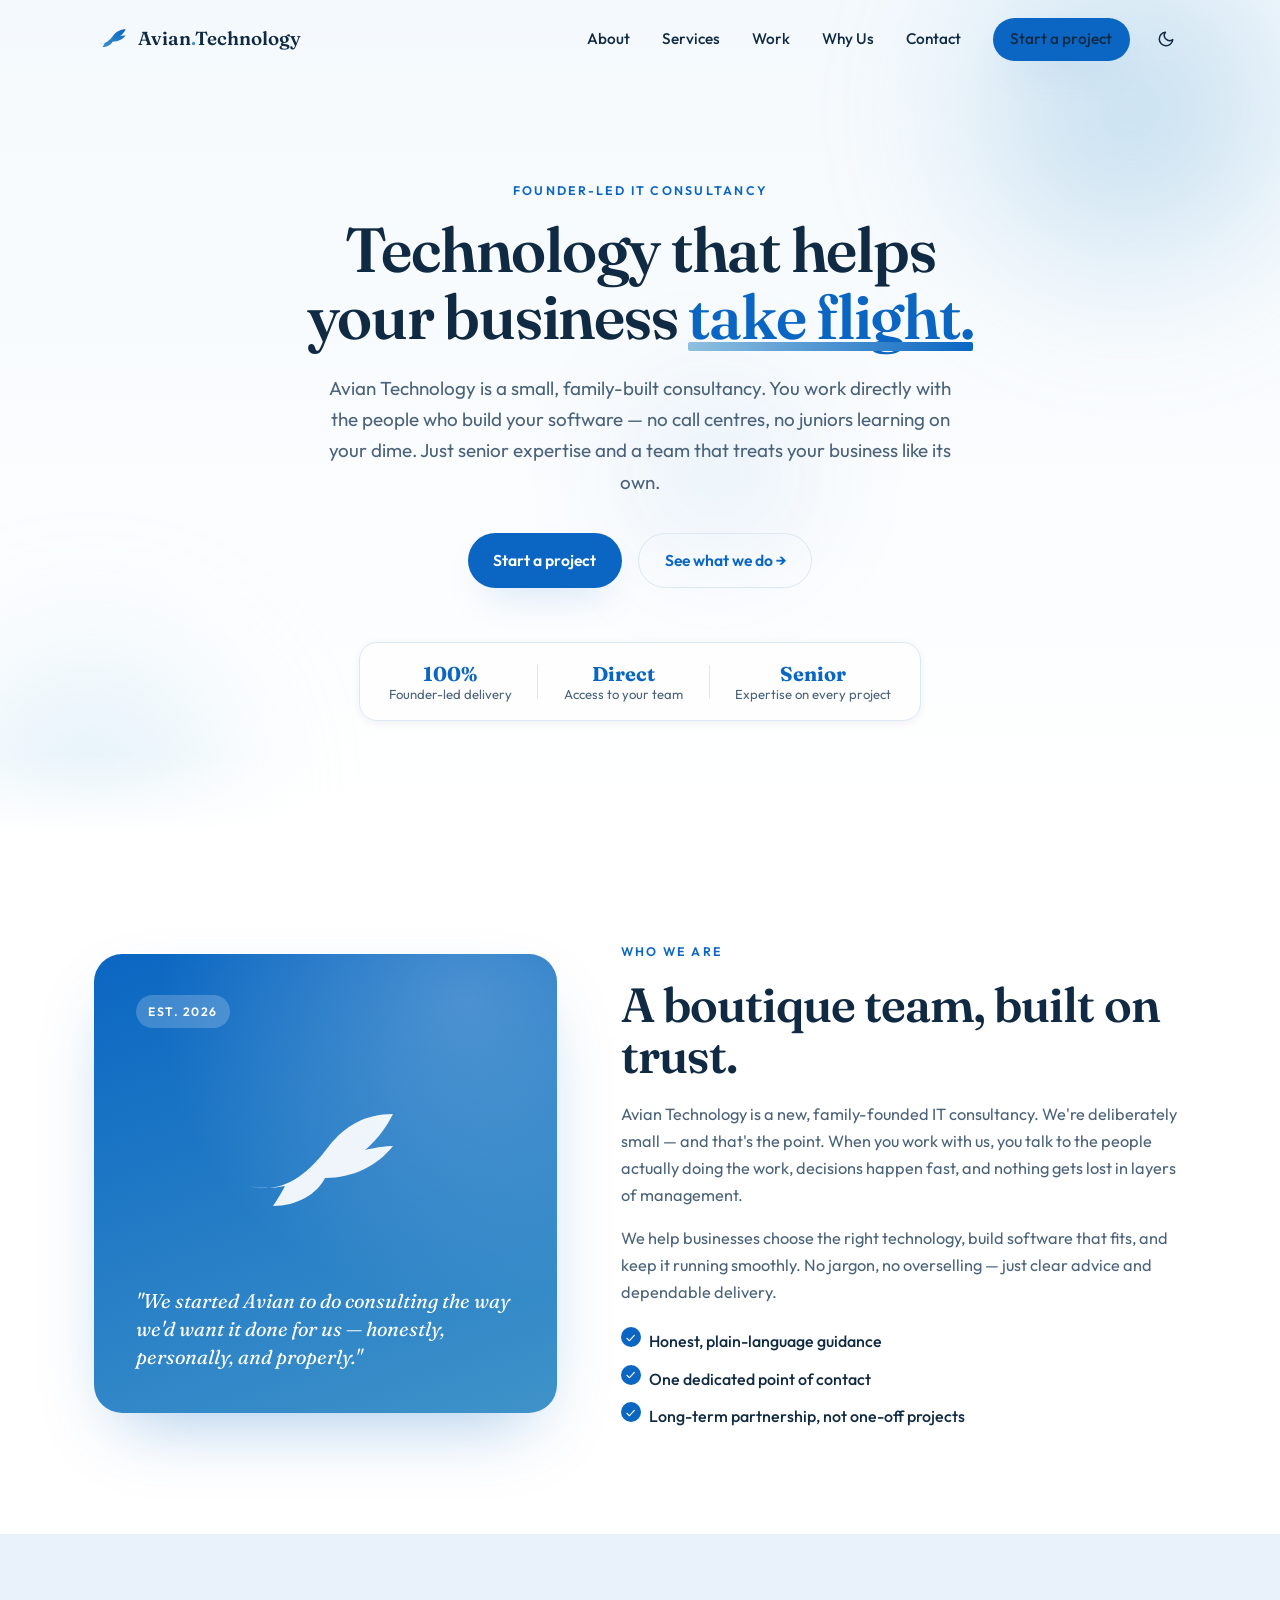
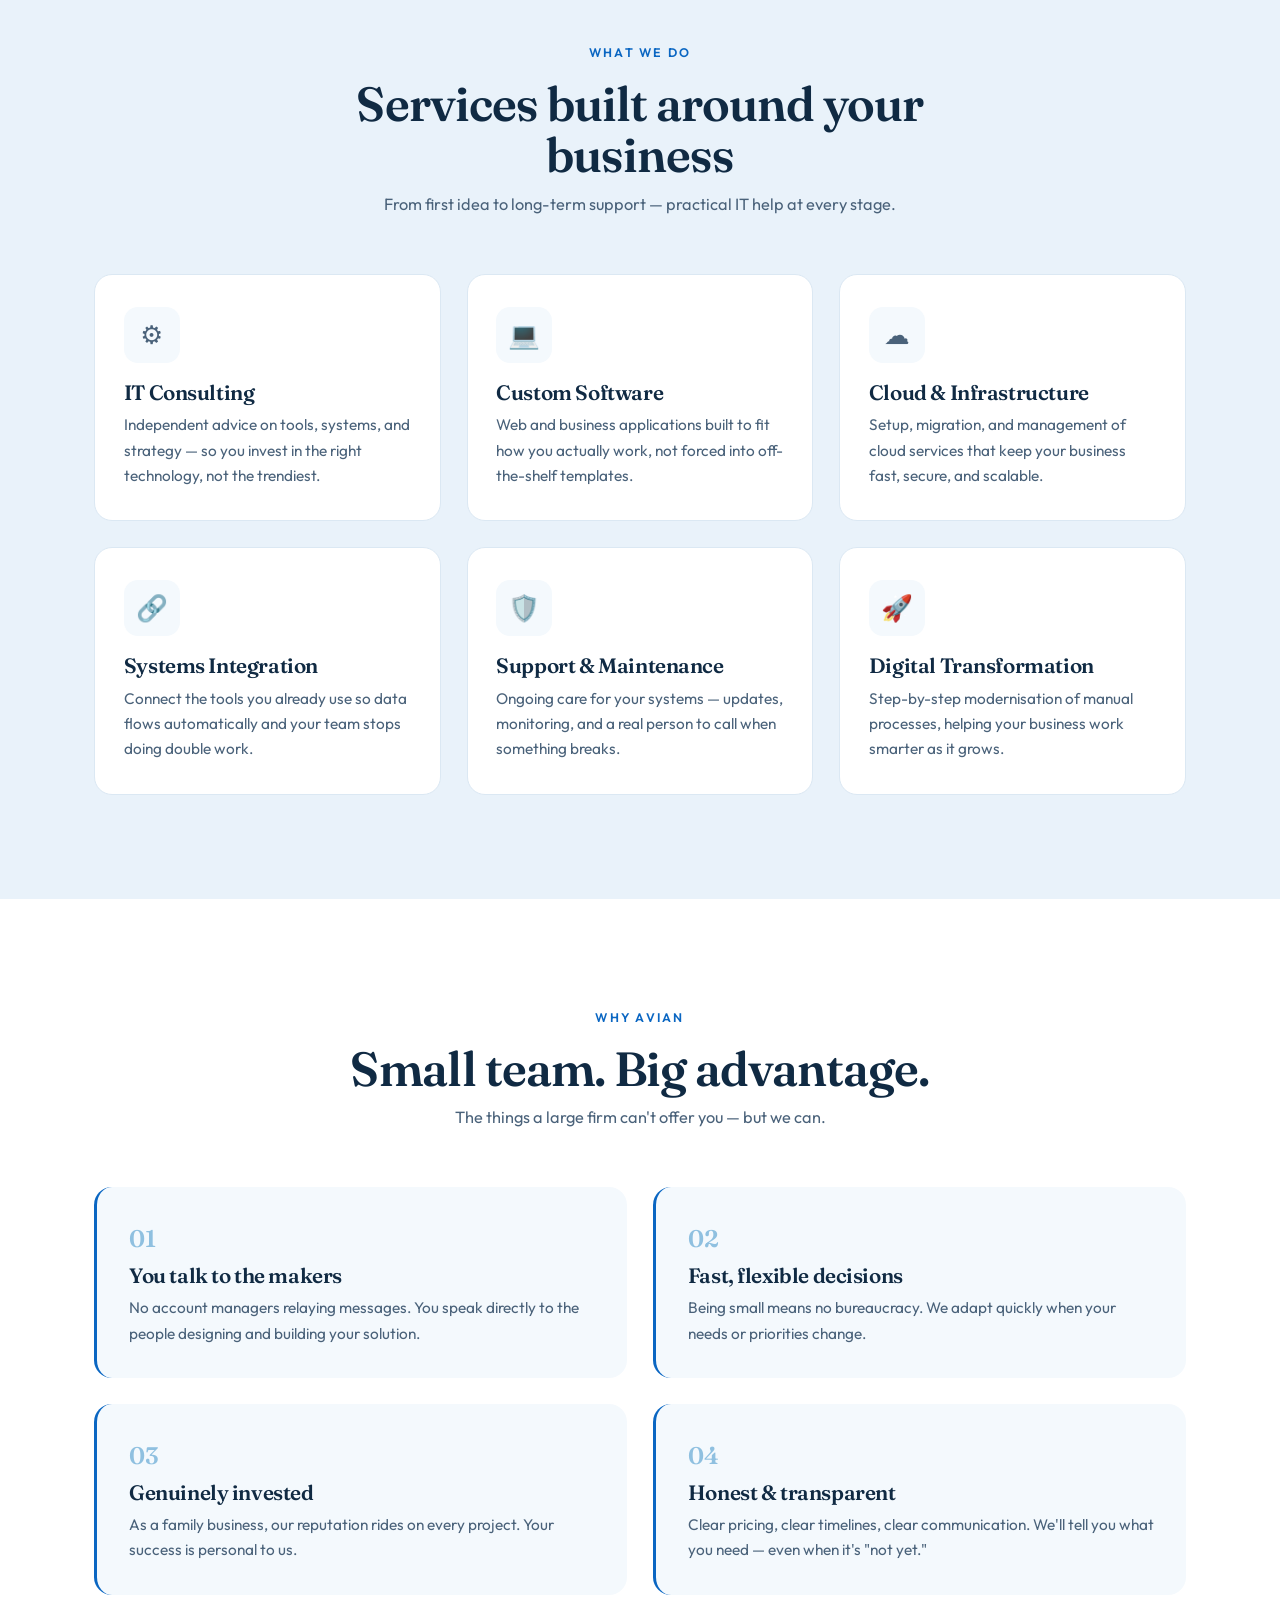
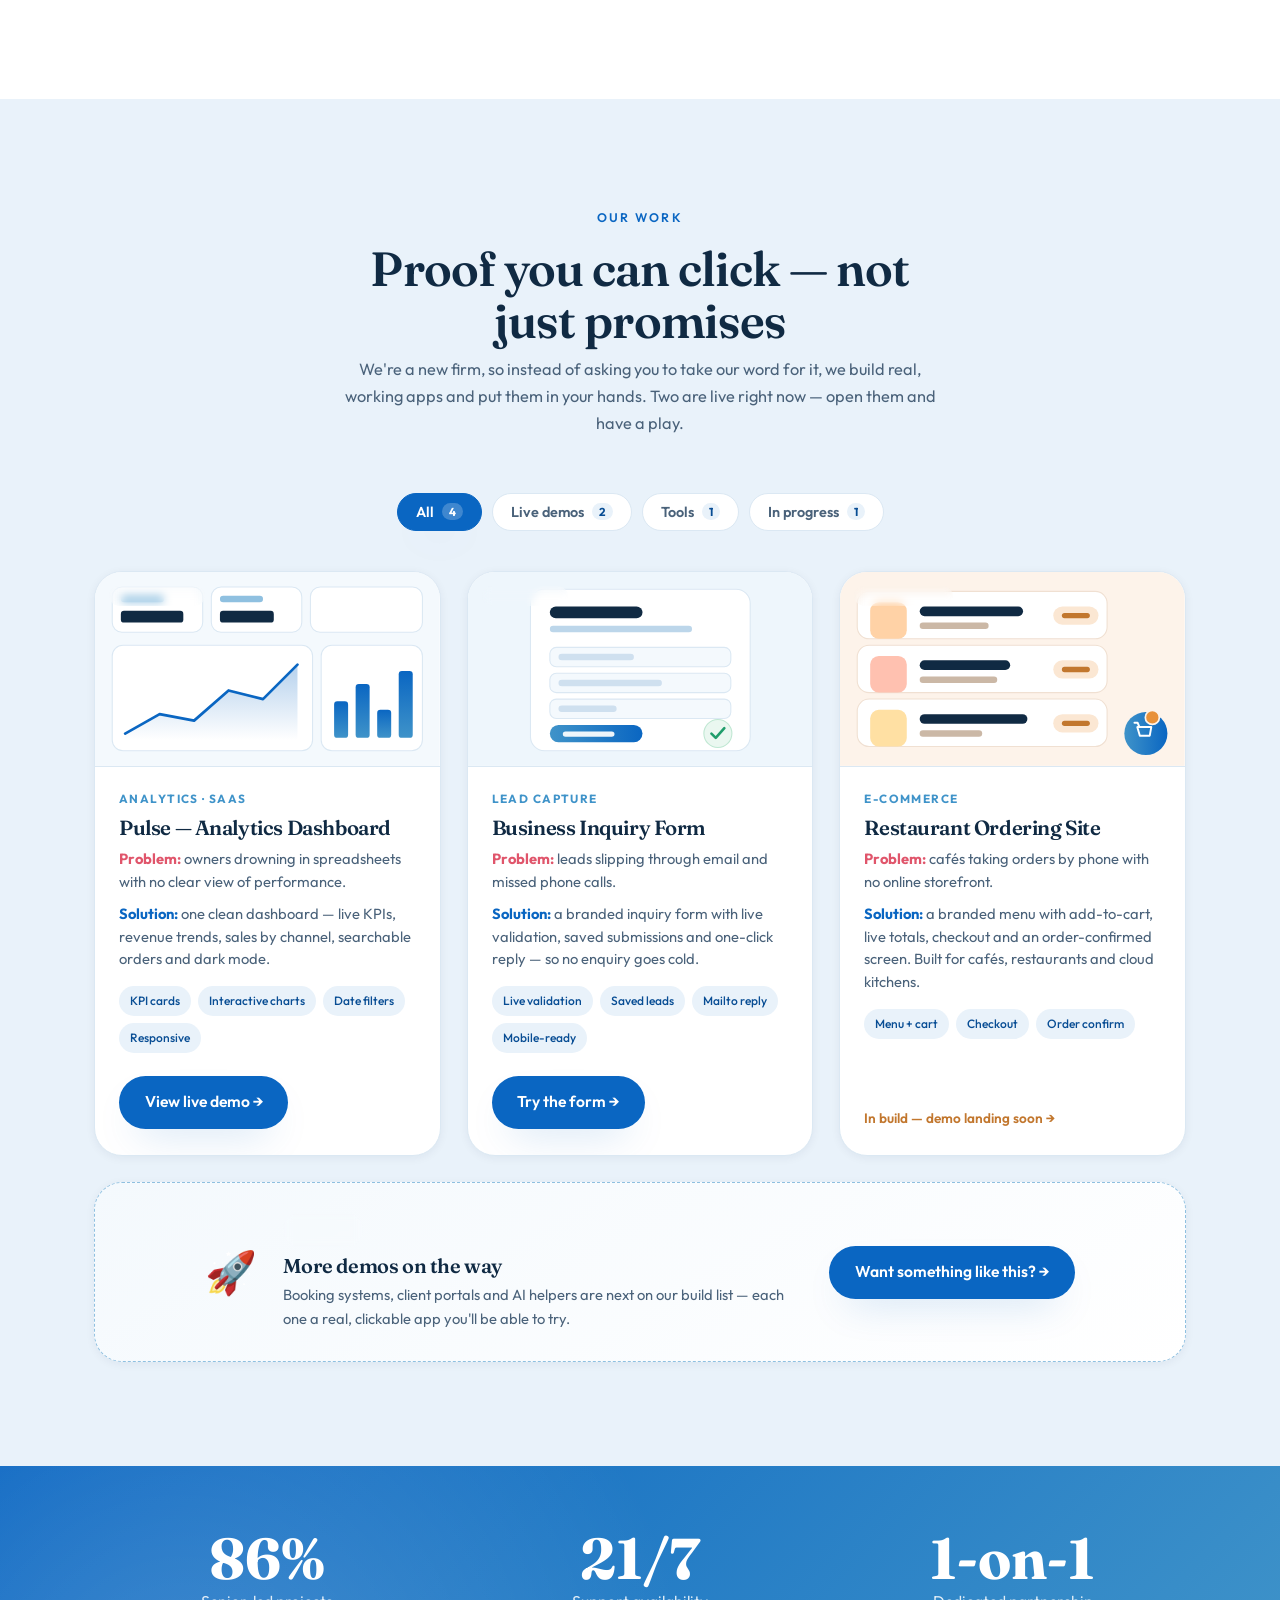
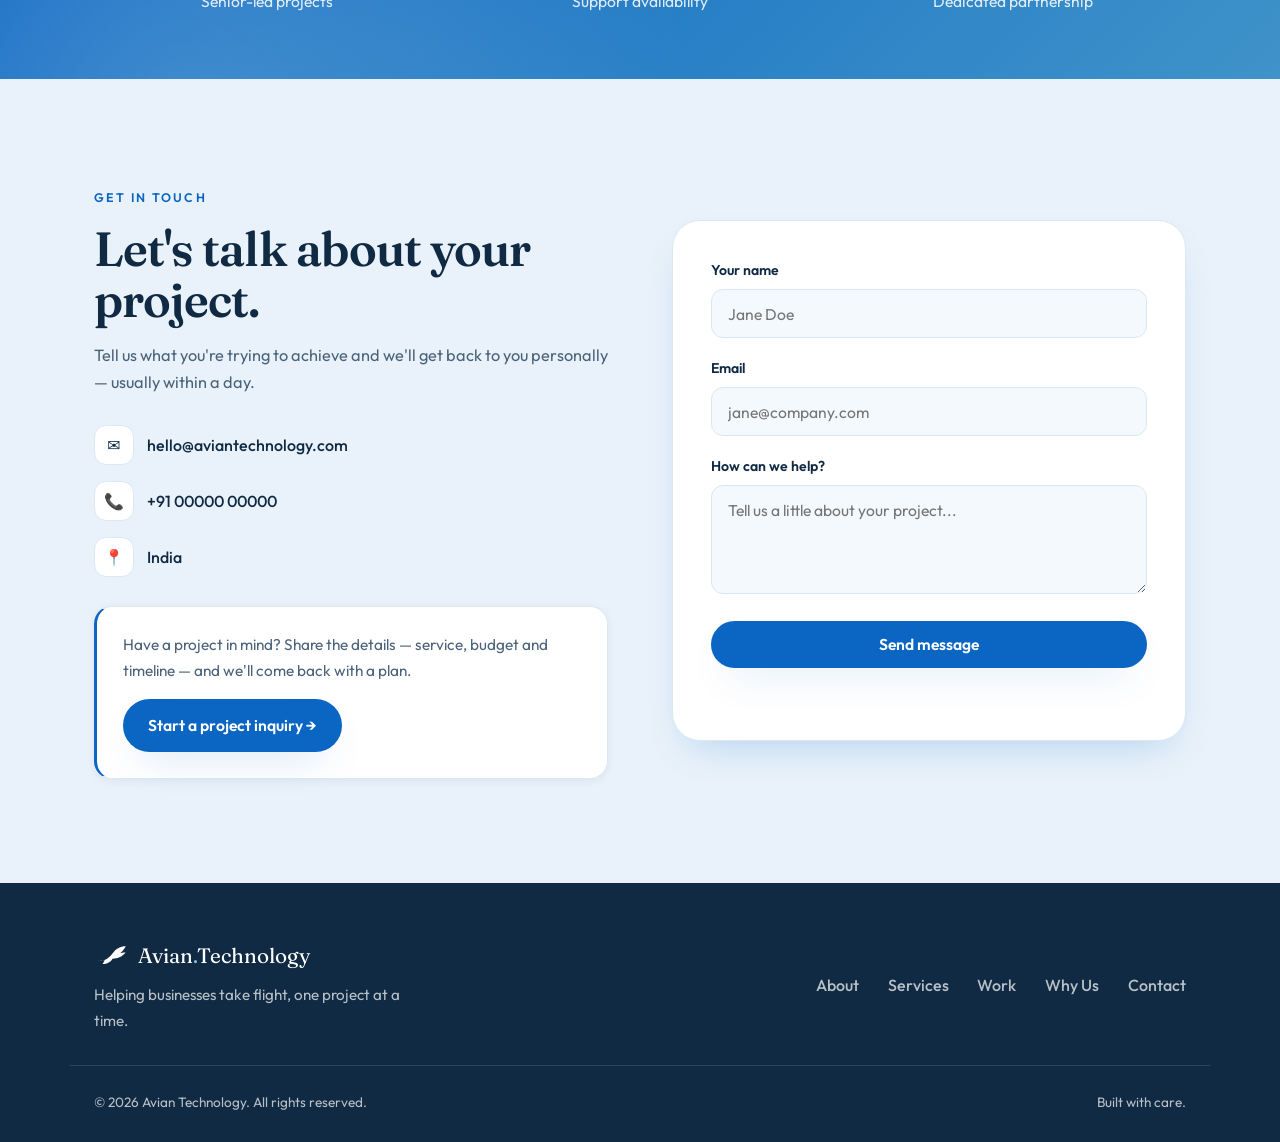
<file: index.html>
<!DOCTYPE html>
<html lang="en">
<head>
  <meta charset="UTF-8" />
  <meta name="viewport" content="width=device-width, initial-scale=1.0" />
  <title>Avian Technology — Boutique IT Consultancy</title>
  <meta name="description" content="Avian Technology is a founder-led IT consultancy helping businesses take flight with custom software, cloud, and hands-on technical guidance." />
  <link rel="icon" href="favicon.svg" type="image/svg+xml" />
  <link rel="preconnect" href="https://fonts.googleapis.com" />
  <link rel="preconnect" href="https://fonts.gstatic.com" crossorigin />
  <link href="https://fonts.googleapis.com/css2?family=Fraunces:opsz,wght@9..144,400;9..144,500;9..144,600;9..144,700&family=Outfit:wght@300;400;500;600;700&display=swap" rel="stylesheet" />
  <link rel="stylesheet" href="styles.css" />
  <script>
    /* set theme before paint to avoid a flash */
    (function () {
      try {
        var t = localStorage.getItem('avian-theme');
        if (!t) t = window.matchMedia('(prefers-color-scheme: dark)').matches ? 'dark' : 'light';
        document.documentElement.setAttribute('data-theme', t);
      } catch (e) {}
    })();
  </script>
</head>
<body>
  <!-- ===== Navigation ===== -->
  <header class="nav" id="nav">
    <div class="container nav__inner">
      <a href="#home" class="brand" aria-label="Avian Technology home">
        <svg class="brand__mark" viewBox="2 7 88 88" aria-hidden="true">
          <defs><linearGradient id="avNav" x1="0" y1="1" x2="1" y2="0">
            <stop offset="0" stop-color="#3f93c9"/><stop offset="1" stop-color="#0a66c2"/></linearGradient></defs>
          <path d="M12 62c16 4 28-4 40-20 8-10 18-16 32-16-6 12-14 18-14 18 8-2 14-2 14-2-8 10-20 16-34 16-4 8-14 14-26 14 4-6 6-10 6-10-10 2-18 0-18 0z" fill="url(#avNav)"/>
        </svg>
        <span class="brand__text">Avian<span class="brand__dot">.</span>Technology</span>
      </a>
      <div class="nav__actions">
        <nav class="nav__links" id="navLinks">
          <a href="#about">About</a>
          <a href="#services">Services</a>
          <a href="#work">Work</a>
          <a href="#why">Why Us</a>
          <a href="#contact">Contact</a>
          <a href="inquiry-form/index.html" class="btn btn--small">Start a project</a>
        </nav>
        <button class="theme-toggle" id="themeToggle" type="button" aria-label="Toggle dark mode" title="Toggle dark mode">
          <svg class="icon-moon" viewBox="0 0 24 24" fill="none" stroke="currentColor" stroke-width="2" stroke-linecap="round" stroke-linejoin="round" aria-hidden="true"><path d="M21 12.79A9 9 0 1 1 11.21 3 7 7 0 0 0 21 12.79z"/></svg>
          <svg class="icon-sun" viewBox="0 0 24 24" fill="none" stroke="currentColor" stroke-width="2" stroke-linecap="round" stroke-linejoin="round" aria-hidden="true"><circle cx="12" cy="12" r="4"/><path d="M12 2v2M12 20v2M4.93 4.93l1.41 1.41M17.66 17.66l1.41 1.41M2 12h2M20 12h2M6.34 17.66l-1.41 1.41M19.07 4.93l-1.41 1.41"/></svg>
        </button>
        <button class="nav__toggle" id="navToggle" aria-label="Toggle menu" aria-expanded="false">
          <span></span><span></span><span></span>
        </button>
      </div>
    </div>
  </header>

  <!-- ===== Hero ===== -->
  <section class="hero" id="home">
    <div class="hero__bg" aria-hidden="true">
      <span class="orb orb--1"></span>
      <span class="orb orb--2"></span>
      <span class="orb orb--3"></span>
    </div>
    <div class="container hero__inner">
      <p class="eyebrow reveal">Founder-led IT consultancy</p>
      <h1 class="hero__title reveal">
        Technology that helps<br class="br-desktop" /> your business <span class="hl">take&nbsp;flight.</span>
      </h1>
      <p class="hero__sub reveal">
        Avian Technology is a small, family-built consultancy. You work directly with the
        people who build your software — no call centres, no juniors learning on your dime.
        Just senior expertise and a team that treats your business like its own.
      </p>
      <div class="hero__cta reveal">
        <a href="inquiry-form/index.html" class="btn">Start a project</a>
        <a href="#services" class="btn btn--ghost">See what we do →</a>
      </div>
      <div class="hero__trust reveal">
        <div><strong>100%</strong><span>Founder-led delivery</span></div>
        <div class="divider"></div>
        <div><strong>Direct</strong><span>Access to your team</span></div>
        <div class="divider"></div>
        <div><strong>Senior</strong><span>Expertise on every project</span></div>
      </div>
    </div>
    <div class="hero__fade" aria-hidden="true"></div>
  </section>

  <!-- ===== About ===== -->
  <section class="section" id="about">
    <div class="container about">
      <div class="about__media reveal">
        <div class="about__card">
          <span class="about__badge">Est. 2026</span>
          <svg viewBox="0 0 100 100" class="about__bird" aria-hidden="true">
            <path d="M12 62c16 4 28-4 40-20 8-10 18-16 32-16-6 12-14 18-14 18 8-2 14-2 14-2-8 10-20 16-34 16-4 8-14 14-26 14 4-6 6-10 6-10-10 2-18 0-18 0z"/>
          </svg>
          <p class="about__quote">"We started Avian to do consulting the way we'd want it done for us — honestly, personally, and properly."</p>
        </div>
      </div>
      <div class="about__body">
        <p class="eyebrow reveal">Who we are</p>
        <h2 class="reveal">A boutique team, built on trust.</h2>
        <p class="reveal">
          Avian Technology is a new, family-founded IT consultancy. We're deliberately small —
          and that's the point. When you work with us, you talk to the people actually doing the
          work, decisions happen fast, and nothing gets lost in layers of management.
        </p>
        <p class="reveal">
          We help businesses choose the right technology, build software that fits, and keep it
          running smoothly. No jargon, no overselling — just clear advice and dependable delivery.
        </p>
        <ul class="about__list reveal">
          <li>Honest, plain-language guidance</li>
          <li>One dedicated point of contact</li>
          <li>Long-term partnership, not one-off projects</li>
        </ul>
      </div>
    </div>
  </section>

  <!-- ===== Services ===== -->
  <section class="section section--tint" id="services">
    <div class="container">
      <div class="section__head">
        <p class="eyebrow reveal">What we do</p>
        <h2 class="reveal">Services built around your business</h2>
        <p class="section__lead reveal">From first idea to long-term support — practical IT help at every stage.</p>
      </div>
      <div class="grid grid--3">
        <article class="card reveal">
          <div class="card__icon">⚙️</div>
          <h3>IT Consulting</h3>
          <p>Independent advice on tools, systems, and strategy — so you invest in the right technology, not the trendiest.</p>
        </article>
        <article class="card reveal">
          <div class="card__icon">💻</div>
          <h3>Custom Software</h3>
          <p>Web and business applications built to fit how you actually work, not forced into off-the-shelf templates.</p>
        </article>
        <article class="card reveal">
          <div class="card__icon">☁️</div>
          <h3>Cloud & Infrastructure</h3>
          <p>Setup, migration, and management of cloud services that keep your business fast, secure, and scalable.</p>
        </article>
        <article class="card reveal">
          <div class="card__icon">🔗</div>
          <h3>Systems Integration</h3>
          <p>Connect the tools you already use so data flows automatically and your team stops doing double work.</p>
        </article>
        <article class="card reveal">
          <div class="card__icon">🛡️</div>
          <h3>Support & Maintenance</h3>
          <p>Ongoing care for your systems — updates, monitoring, and a real person to call when something breaks.</p>
        </article>
        <article class="card reveal">
          <div class="card__icon">🚀</div>
          <h3>Digital Transformation</h3>
          <p>Step-by-step modernisation of manual processes, helping your business work smarter as it grows.</p>
        </article>
      </div>
    </div>
  </section>

  <!-- ===== Why Us ===== -->
  <section class="section" id="why">
    <div class="container">
      <div class="section__head">
        <p class="eyebrow reveal">Why Avian</p>
        <h2 class="reveal">Small team. Big advantage.</h2>
        <p class="section__lead reveal">The things a large firm can't offer you — but we can.</p>
      </div>
      <div class="grid grid--2 why">
        <div class="why__item reveal">
          <span class="why__num">01</span>
          <h3>You talk to the makers</h3>
          <p>No account managers relaying messages. You speak directly to the people designing and building your solution.</p>
        </div>
        <div class="why__item reveal">
          <span class="why__num">02</span>
          <h3>Fast, flexible decisions</h3>
          <p>Being small means no bureaucracy. We adapt quickly when your needs or priorities change.</p>
        </div>
        <div class="why__item reveal">
          <span class="why__num">03</span>
          <h3>Genuinely invested</h3>
          <p>As a family business, our reputation rides on every project. Your success is personal to us.</p>
        </div>
        <div class="why__item reveal">
          <span class="why__num">04</span>
          <h3>Honest & transparent</h3>
          <p>Clear pricing, clear timelines, clear communication. We'll tell you what you need — even when it's "not yet."</p>
        </div>
      </div>
    </div>
  </section>

  <!-- ===== Work / Showcase ===== -->
  <section class="section section--tint" id="work">
    <div class="container">
      <div class="section__head">
        <p class="eyebrow reveal">Our work</p>
        <h2 class="reveal">Proof you can click — not just promises</h2>
        <p class="section__lead reveal">We're a new firm, so instead of asking you to take our word for it, we build real, working apps and put them in your hands. Two are live right now — open them and have a play.</p>
      </div>

      <!-- Filter tabs -->
      <div class="work-filter reveal" role="tablist" aria-label="Filter projects by type">
        <button class="work-filter__btn is-active" data-filter="all" role="tab" aria-selected="true">All <span>4</span></button>
        <button class="work-filter__btn" data-filter="live" role="tab" aria-selected="false">Live demos <span>2</span></button>
        <button class="work-filter__btn" data-filter="tool" role="tab" aria-selected="false">Tools <span>1</span></button>
        <button class="work-filter__btn" data-filter="soon" role="tab" aria-selected="false">In progress <span>1</span></button>
      </div>

      <div class="work-grid" id="workGrid">

        <!-- Pulse — Analytics Dashboard -->
        <article class="work__card reveal" data-cat="live demo">
          <a class="work__media" href="analytics-dashboard/index.html" target="_blank" rel="noopener" aria-label="Open the Pulse analytics dashboard demo">
            <span class="work__badge"><span class="work__live"></span> Live demo</span>
            <svg viewBox="0 0 320 180" class="work__thumb" aria-hidden="true">
              <defs>
                <linearGradient id="wkArea" x1="0" y1="0" x2="0" y2="1"><stop offset="0" stop-color="#0a66c2" stop-opacity=".30"/><stop offset="1" stop-color="#0a66c2" stop-opacity="0"/></linearGradient>
                <linearGradient id="wkBar" x1="0" y1="0" x2="0" y2="1"><stop offset="0" stop-color="#0a66c2"/><stop offset="1" stop-color="#3f93c9"/></linearGradient>
              </defs>
              <rect width="320" height="180" fill="#f4f9fd"/>
              <rect x="16" y="14" width="84" height="42" rx="9" fill="#fff" stroke="#dbe8f3"/>
              <rect x="108" y="14" width="84" height="42" rx="9" fill="#fff" stroke="#dbe8f3"/>
              <rect x="200" y="14" width="104" height="42" rx="9" fill="#fff" stroke="#dbe8f3"/>
              <rect x="24" y="22" width="40" height="6" rx="3" fill="#8fc0e0"/>
              <rect x="24" y="36" width="58" height="11" rx="3" fill="#102a43"/>
              <rect x="116" y="22" width="40" height="6" rx="3" fill="#8fc0e0"/>
              <rect x="116" y="36" width="50" height="11" rx="3" fill="#102a43"/>
              <rect x="16" y="68" width="186" height="98" rx="10" fill="#fff" stroke="#dbe8f3"/>
              <path d="M28 150 L60 132 L92 138 L124 110 L156 118 L188 86 L188 156 L28 156 Z" fill="url(#wkArea)"/>
              <path d="M28 150 L60 132 L92 138 L124 110 L156 118 L188 86" fill="none" stroke="#0a66c2" stroke-width="2.5" stroke-linecap="round" stroke-linejoin="round"/>
              <rect x="210" y="68" width="94" height="98" rx="10" fill="#fff" stroke="#dbe8f3"/>
              <rect x="222" y="120" width="13" height="34" rx="3" fill="url(#wkBar)"/>
              <rect x="242" y="104" width="13" height="50" rx="3" fill="url(#wkBar)"/>
              <rect x="262" y="128" width="13" height="26" rx="3" fill="url(#wkBar)"/>
              <rect x="282" y="92"  width="13" height="62" rx="3" fill="url(#wkBar)"/>
            </svg>
          </a>
          <div class="work__body">
            <span class="work__cat">Analytics · SaaS</span>
            <h3>Pulse — Analytics Dashboard</h3>
            <p class="work__problem"><strong>Problem:</strong> owners drowning in spreadsheets with no clear view of performance.</p>
            <p class="work__solution"><strong>Solution:</strong> one clean dashboard — live KPIs, revenue trends, sales by channel, searchable orders and dark mode.</p>
            <div class="work__tags">
              <span>KPI cards</span><span>Interactive charts</span><span>Date filters</span><span>Responsive</span>
            </div>
            <a class="btn" href="analytics-dashboard/index.html" target="_blank" rel="noopener">View live demo →</a>
          </div>
        </article>

        <!-- Business Inquiry Form -->
        <article class="work__card reveal" data-cat="live tool">
          <a class="work__media" href="inquiry-form/index.html" target="_blank" rel="noopener" aria-label="Open the business inquiry form demo">
            <span class="work__badge"><span class="work__live"></span> Live tool</span>
            <svg viewBox="0 0 320 180" class="work__thumb" aria-hidden="true">
              <defs>
                <linearGradient id="wkBtn" x1="0" y1="0" x2="1" y2="0"><stop offset="0" stop-color="#3f93c9"/><stop offset="1" stop-color="#0a66c2"/></linearGradient>
              </defs>
              <rect width="320" height="180" fill="#eef6fc"/>
              <rect x="58" y="16" width="204" height="150" rx="13" fill="#fff" stroke="#dbe8f3"/>
              <rect x="76" y="32" width="86" height="11" rx="5.5" fill="#102a43"/>
              <rect x="76" y="50" width="132" height="6" rx="3" fill="#bcd6ea"/>
              <rect x="76" y="70" width="168" height="18" rx="6" fill="#f4f9fd" stroke="#dbe8f3"/>
              <rect x="76" y="94" width="168" height="18" rx="6" fill="#f4f9fd" stroke="#dbe8f3"/>
              <rect x="76" y="118" width="168" height="18" rx="6" fill="#f4f9fd" stroke="#dbe8f3"/>
              <rect x="84" y="76" width="70" height="6" rx="3" fill="#cfe0ef"/>
              <rect x="84" y="100" width="96" height="6" rx="3" fill="#cfe0ef"/>
              <rect x="84" y="124" width="54" height="6" rx="3" fill="#cfe0ef"/>
              <rect x="76" y="142" width="86" height="16" rx="8" fill="url(#wkBtn)"/>
              <rect x="88" y="148" width="48" height="5" rx="2.5" fill="#fff" opacity=".92"/>
              <circle cx="232" cy="150" r="13" fill="#eaf7f0" stroke="#bfe7d2"/>
              <path d="M226 150 l4 4 l8 -9" fill="none" stroke="#1f9d6b" stroke-width="2.4" stroke-linecap="round" stroke-linejoin="round"/>
            </svg>
          </a>
          <div class="work__body">
            <span class="work__cat">Lead capture</span>
            <h3>Business Inquiry Form</h3>
            <p class="work__problem"><strong>Problem:</strong> leads slipping through email and missed phone calls.</p>
            <p class="work__solution"><strong>Solution:</strong> a branded inquiry form with live validation, saved submissions and one-click reply — so no enquiry goes cold.</p>
            <div class="work__tags">
              <span>Live validation</span><span>Saved leads</span><span>Mailto reply</span><span>Mobile-ready</span>
            </div>
            <a class="btn" href="inquiry-form/index.html" target="_blank" rel="noopener">Try the form →</a>
          </div>
        </article>

        <!-- Restaurant Ordering Site (in progress) -->
        <article class="work__card reveal" data-cat="soon">
          <div class="work__media work__media--static">
            <span class="work__badge work__badge--prog"><span class="work__dot"></span> In progress</span>
            <svg viewBox="0 0 320 180" class="work__thumb" aria-hidden="true">
              <defs>
                <linearGradient id="wkCart" x1="0" y1="0" x2="1" y2="0"><stop offset="0" stop-color="#3f93c9"/><stop offset="1" stop-color="#0a66c2"/></linearGradient>
              </defs>
              <rect width="320" height="180" fill="#fdf3ea"/>
              <rect x="16" y="18" width="232" height="44" rx="11" fill="#fff" stroke="#f0e0d2"/>
              <rect x="16" y="68" width="232" height="44" rx="11" fill="#fff" stroke="#f0e0d2"/>
              <rect x="16" y="118" width="232" height="44" rx="11" fill="#fff" stroke="#f0e0d2"/>
              <rect x="28" y="28" width="34" height="34" rx="8" fill="#ffd2a6"/>
              <rect x="28" y="78" width="34" height="34" rx="8" fill="#ffc1b0"/>
              <rect x="28" y="128" width="34" height="34" rx="8" fill="#ffe0a3"/>
              <rect x="74" y="32" width="96" height="9" rx="4.5" fill="#102a43"/>
              <rect x="74" y="47" width="64" height="6" rx="3" fill="#cbb8a6"/>
              <rect x="74" y="82" width="84" height="9" rx="4.5" fill="#102a43"/>
              <rect x="74" y="97" width="72" height="6" rx="3" fill="#cbb8a6"/>
              <rect x="74" y="132" width="100" height="9" rx="4.5" fill="#102a43"/>
              <rect x="74" y="147" width="58" height="6" rx="3" fill="#cbb8a6"/>
              <rect x="198" y="32" width="42" height="17" rx="8.5" fill="#fbe7d3"/><rect x="206" y="38" width="26" height="5" rx="2.5" fill="#c2772e"/>
              <rect x="198" y="82" width="42" height="17" rx="8.5" fill="#fbe7d3"/><rect x="206" y="88" width="26" height="5" rx="2.5" fill="#c2772e"/>
              <rect x="198" y="132" width="42" height="17" rx="8.5" fill="#fbe7d3"/><rect x="206" y="138" width="26" height="5" rx="2.5" fill="#c2772e"/>
              <circle cx="284" cy="150" r="20" fill="url(#wkCart)"/>
              <path d="M276 144 h13 l-1.4 8 h-9.2 z M278 144 l-1.6 -4 h-3" fill="none" stroke="#fff" stroke-width="1.8" stroke-linecap="round" stroke-linejoin="round"/>
              <circle cx="290" cy="135" r="6.5" fill="#e8913a" stroke="#fdf3ea" stroke-width="1.6"/>
            </svg>
          </div>
          <div class="work__body">
            <span class="work__cat">E-commerce</span>
            <h3>Restaurant Ordering Site</h3>
            <p class="work__problem"><strong>Problem:</strong> cafés taking orders by phone with no online storefront.</p>
            <p class="work__solution"><strong>Solution:</strong> a branded menu with add-to-cart, live totals, checkout and an order-confirmed screen. Built for cafés, restaurants and cloud kitchens.</p>
            <div class="work__tags">
              <span>Menu + cart</span><span>Checkout</span><span>Order confirm</span>
            </div>
            <span class="work__statusnote">In build — demo landing soon →</span>
          </div>
        </article>

        <!-- More on the way (full-width banner) -->
        <article class="work__card work__card--soon reveal" data-cat="soon">
          <div class="work__soon-inner">
            <div class="work__soon-icon">🚀</div>
            <div class="work__soon-text">
              <span class="work__badge work__badge--soon">Roadmap</span>
              <h3>More demos on the way</h3>
              <p>Booking systems, client portals and AI helpers are next on our build list — each one a real, clickable app you'll be able to try.</p>
            </div>
            <a class="btn" href="inquiry-form/index.html">Want something like this? →</a>
          </div>
        </article>

      </div>

      <p class="work-empty" id="workEmpty" hidden>Nothing in this category yet — check back soon.</p>
    </div>
  </section>

  <!-- ===== Stats ===== -->
  <section class="stats" id="stats">
    <div class="container grid grid--3 stats__grid">
      <div class="stat reveal">
        <span class="stat__num" data-count="100" data-suffix="%">0</span>
        <span class="stat__label">Senior-led projects</span>
      </div>
      <div class="stat reveal">
        <span class="stat__num" data-count="24" data-suffix="/7">0</span>
        <span class="stat__label">Support availability</span>
      </div>
      <div class="stat reveal">
        <span class="stat__num" data-count="1" data-suffix="-on-1">0</span>
        <span class="stat__label">Dedicated partnership</span>
      </div>
    </div>
  </section>

  <!-- ===== Contact ===== -->
  <section class="section section--tint" id="contact">
    <div class="container contact">
      <div class="contact__info">
        <p class="eyebrow reveal">Get in touch</p>
        <h2 class="reveal">Let's talk about your project.</h2>
        <p class="reveal">Tell us what you're trying to achieve and we'll get back to you personally — usually within a day.</p>
        <ul class="contact__list reveal">
          <li><span>✉️</span> hello@aviantechnology.com</li>
          <li><span>📞</span> +91 00000 00000</li>
          <li><span>📍</span> India</li>
        </ul>
        <div class="contact__cta reveal">
          <p>Have a project in mind? Share the details — service, budget and timeline — and we'll come back with a plan.</p>
          <a href="inquiry-form/index.html" class="btn">Start a project inquiry →</a>
        </div>
      </div>
      <form class="contact__form reveal" id="contactForm" novalidate>
        <div class="field">
          <label for="name">Your name</label>
          <input type="text" id="name" name="name" placeholder="Jane Doe" required />
        </div>
        <div class="field">
          <label for="email">Email</label>
          <input type="email" id="email" name="email" placeholder="jane@company.com" required />
        </div>
        <div class="field">
          <label for="message">How can we help?</label>
          <textarea id="message" name="message" rows="4" placeholder="Tell us a little about your project..." required></textarea>
        </div>
        <button type="submit" class="btn btn--full">Send message</button>
        <p class="form__note" id="formNote" role="status"></p>
      </form>
    </div>
  </section>

  <!-- ===== Footer ===== -->
  <footer class="footer">
    <div class="container footer__inner">
      <div class="footer__brand">
        <div class="brand__row">
          <svg class="footer__mark" viewBox="2 7 88 88" width="34" height="34" aria-hidden="true">
            <path d="M12 62c16 4 28-4 40-20 8-10 18-16 32-16-6 12-14 18-14 18 8-2 14-2 14-2-8 10-20 16-34 16-4 8-14 14-26 14 4-6 6-10 6-10-10 2-18 0-18 0z" fill="#fff"/>
          </svg>
          <span class="brand__text">Avian<span class="brand__dot">.</span>Technology</span>
        </div>
        <p>Helping businesses take flight, one project at a time.</p>
      </div>
      <nav class="footer__links">
        <a href="#about">About</a>
        <a href="#services">Services</a>
        <a href="#work">Work</a>
        <a href="#why">Why Us</a>
        <a href="#contact">Contact</a>
      </nav>
    </div>
    <div class="container footer__bottom">
      <span>© <span id="year"></span> Avian Technology. All rights reserved.</span>
      <span>Built with care.</span>
    </div>
  </footer>

  <script src="script.js"></script>
</body>
</html>
</file>
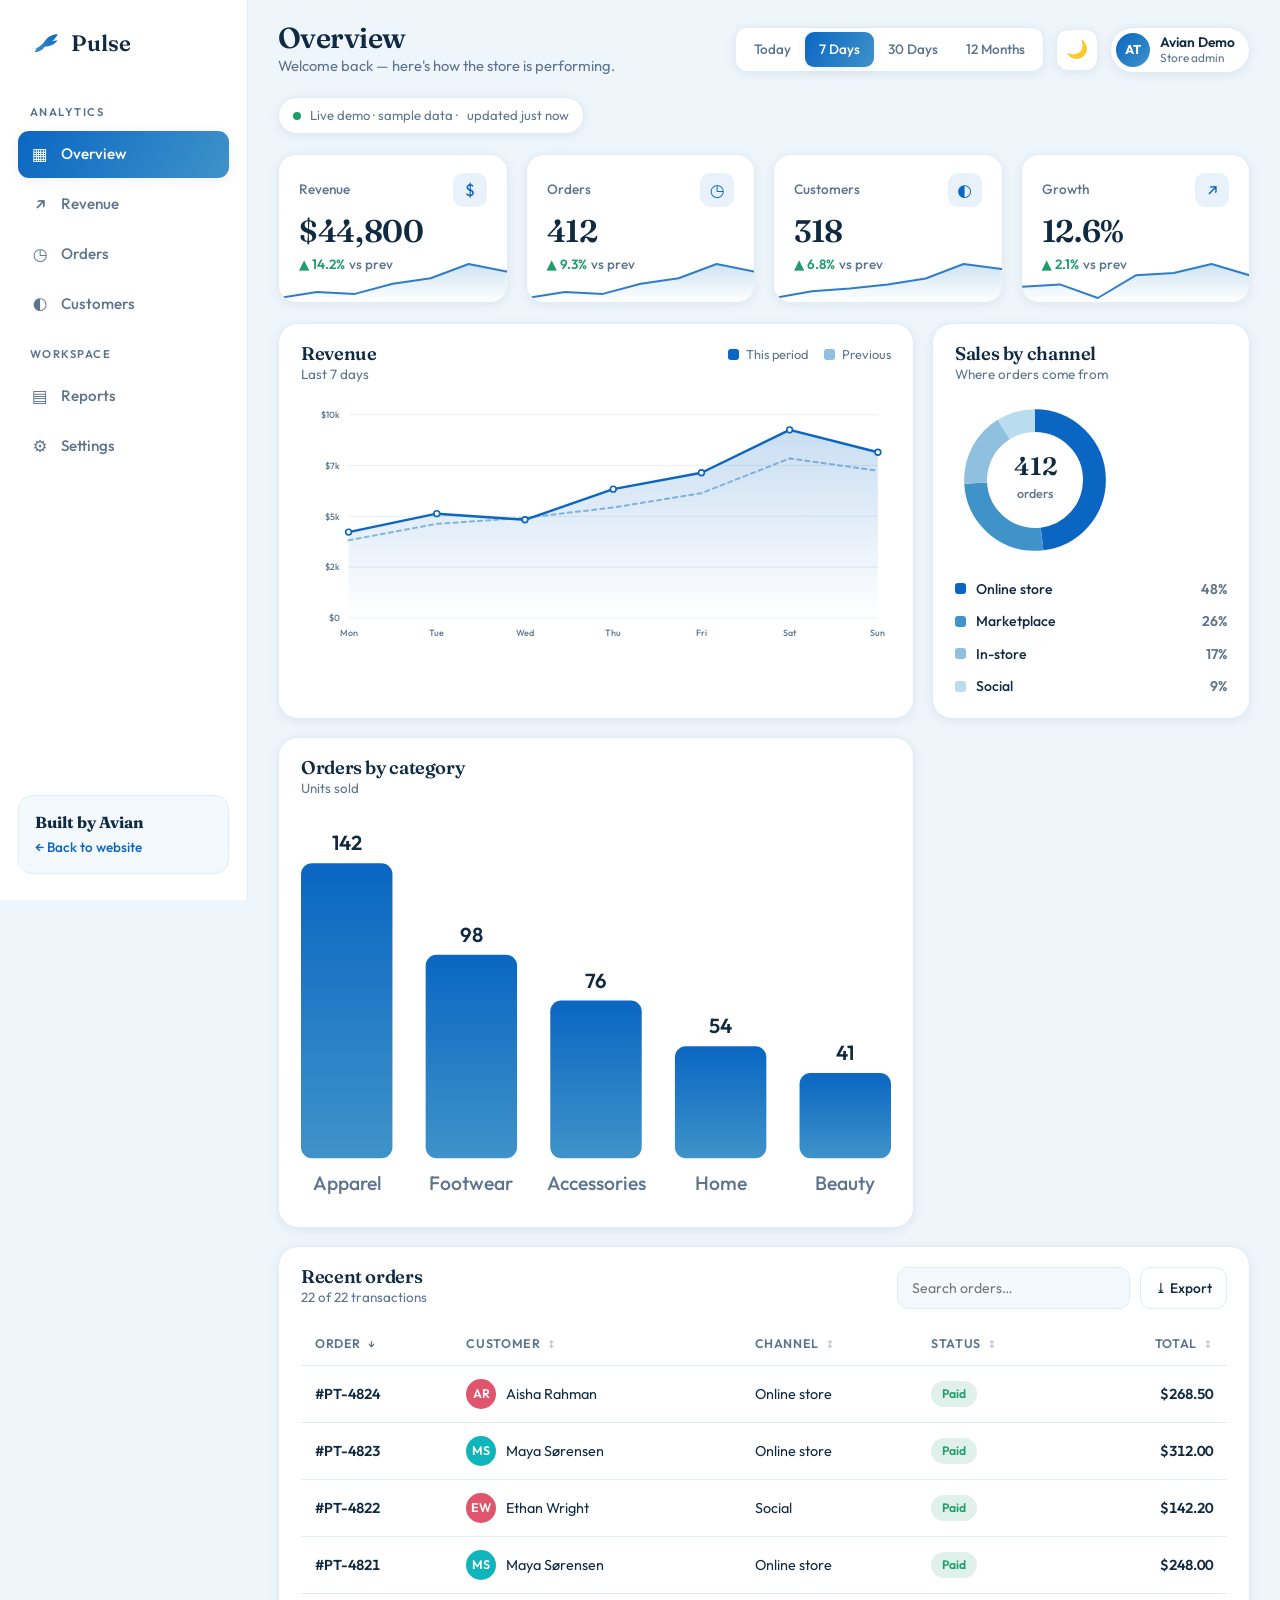
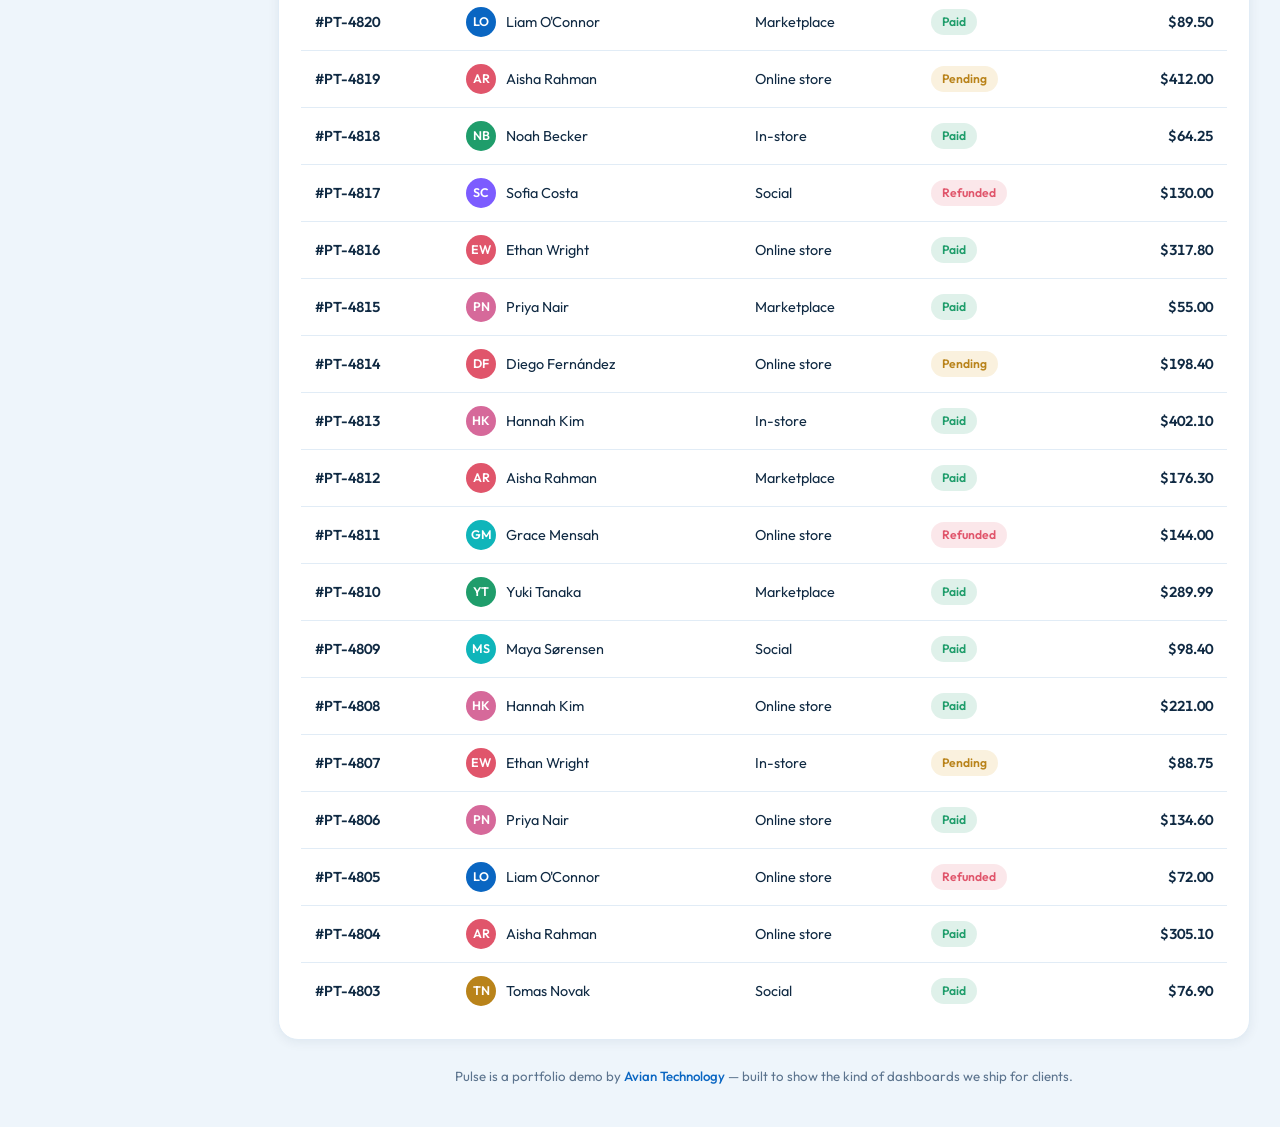
<file: analytics-dashboard/index.html>
<!DOCTYPE html>
<html lang="en">
<head>
  <meta charset="UTF-8" />
  <meta name="viewport" content="width=device-width, initial-scale=1.0" />
  <title>Pulse — Analytics Dashboard · Avian Technology</title>
  <meta name="description" content="A live demo analytics dashboard built by Avian Technology — KPIs, charts and reporting in one place." />
  <link rel="icon" href="favicon.svg" type="image/svg+xml" />
  <link rel="preconnect" href="https://fonts.googleapis.com" />
  <link rel="preconnect" href="https://fonts.gstatic.com" crossorigin />
  <link href="https://fonts.googleapis.com/css2?family=Fraunces:opsz,wght@9..144,400;9..144,500;9..144,600;9..144,700&family=Outfit:wght@300;400;500;600;700&display=swap" rel="stylesheet" />
  <link rel="stylesheet" href="styles.css" />
</head>
<body>
  <script>
    /* Shared theme across all Avian pages — applied before content renders to avoid a flash.
       Reads the same "avian-theme" key the main site & inquiry form use. Default: system, else light. */
    (function () {
      try {
        var t = localStorage.getItem('avian-theme');
        if (!t) t = window.matchMedia('(prefers-color-scheme: dark)').matches ? 'dark' : 'light';
        document.body.dataset.theme = t;
      } catch (e) { document.body.dataset.theme = 'light'; }
    })();
  </script>

  <!-- ===== Sidebar ===== -->
  <aside class="sidebar" id="sidebar">
    <a class="brand" href="#" aria-label="Pulse home">
      <svg class="brand__mark" viewBox="2 7 88 88" aria-hidden="true">
        <defs><linearGradient id="avSide" x1="0" y1="1" x2="1" y2="0">
          <stop offset="0" stop-color="#3f93c9"/><stop offset="1" stop-color="#0a66c2"/></linearGradient></defs>
        <path d="M12 62c16 4 28-4 40-20 8-10 18-16 32-16-6 12-14 18-14 18 8-2 14-2 14-2-8 10-20 16-34 16-4 8-14 14-26 14 4-6 6-10 6-10-10 2-18 0-18 0z" fill="url(#avSide)"/>
      </svg>
      <span class="brand__text">Pulse</span>
    </a>

    <nav class="side-nav">
      <p class="side-nav__label">Analytics</p>
      <a class="side-nav__item is-active" href="#overview" data-view="overview"><span class="ico">▦</span> Overview</a>
      <a class="side-nav__item" href="#revenue" data-view="revenue"><span class="ico">↗</span> Revenue</a>
      <a class="side-nav__item" href="#orders" data-view="orders"><span class="ico">◷</span> Orders</a>
      <a class="side-nav__item" href="#customers" data-view="customers"><span class="ico">◐</span> Customers</a>
      <p class="side-nav__label">Workspace</p>
      <a class="side-nav__item" href="#reports" data-view="reports"><span class="ico">▤</span> Reports</a>
      <a class="side-nav__item" href="#settings" data-view="settings"><span class="ico">⚙</span> Settings</a>
    </nav>

    <a class="side-cta" href="../index.html">
      <strong>Built by Avian</strong>
      <span>← Back to website</span>
    </a>
  </aside>

  <div class="sidebar__scrim" id="scrim"></div>

  <!-- ===== Main ===== -->
  <main class="main">

    <!-- Top bar -->
    <header class="topbar">
      <button class="icon-btn menu-btn" id="menuBtn" aria-label="Open menu">☰</button>
      <div class="topbar__title">
        <h1 id="viewTitle">Overview</h1>
        <p id="viewSub">Welcome back — here's how the store is performing.</p>
      </div>
      <div class="topbar__tools">
        <div class="seg" id="rangeSeg" role="tablist" aria-label="Date range">
          <button class="seg__btn" data-range="today" role="tab">Today</button>
          <button class="seg__btn is-active" data-range="7d" role="tab">7 Days</button>
          <button class="seg__btn" data-range="30d" role="tab">30 Days</button>
          <button class="seg__btn" data-range="12m" role="tab">12 Months</button>
        </div>
        <button class="icon-btn" id="themeBtn" aria-label="Toggle dark mode" title="Toggle theme">🌙</button>
        <div class="user-chip" title="Demo user">
          <span class="user-chip__avatar">AT</span>
          <span class="user-chip__meta"><strong>Avian Demo</strong><span>Store admin</span></span>
        </div>
      </div>
    </header>

    <div class="demo-flag">
      <span class="dot"></span> Live demo · sample data · <span id="lastUpdated">updated just now</span>
    </div>

    <!-- KPI cards -->
    <section class="kpis" id="kpis"></section>

    <!-- Charts -->
    <section class="grid">
      <article class="card card--wide" id="card-revenue">
        <div class="card__head">
          <div>
            <h2>Revenue</h2>
            <p class="card__sub" id="revSub">Gross revenue over the period</p>
          </div>
          <div class="legend">
            <span class="legend__item"><i class="swatch swatch--bold"></i> This period</span>
            <span class="legend__item"><i class="swatch swatch--soft"></i> Previous</span>
          </div>
        </div>
        <div class="chart" id="lineChart"></div>
      </article>

      <article class="card" id="card-channel">
        <div class="card__head"><div><h2>Sales by channel</h2><p class="card__sub">Where orders come from</p></div></div>
        <div class="donut-wrap">
          <div class="chart chart--donut" id="donutChart"></div>
          <ul class="donut-legend" id="donutLegend"></ul>
        </div>
      </article>

      <article class="card" id="card-category">
        <div class="card__head"><div><h2>Orders by category</h2><p class="card__sub">Units sold</p></div></div>
        <div class="chart chart--bars" id="barChart"></div>
      </article>

      <article class="card card--table" id="card-orders">
        <div class="card__head">
          <div><h2>Recent orders</h2><p class="card__sub" id="tableSub">Latest transactions</p></div>
          <div class="table-tools">
            <input class="search" id="search" type="search" placeholder="Search orders…" aria-label="Search orders" />
            <button class="btn-ghost" id="exportBtn" type="button" title="Download current view as CSV">⤓ Export</button>
          </div>
        </div>
        <div class="table-scroll">
          <table class="table" id="ordersTable">
            <thead>
              <tr>
                <th data-key="id">Order <span class="sort"></span></th>
                <th data-key="customer">Customer <span class="sort"></span></th>
                <th data-key="channel">Channel <span class="sort"></span></th>
                <th data-key="status">Status <span class="sort"></span></th>
                <th data-key="total" class="num">Total <span class="sort"></span></th>
              </tr>
            </thead>
            <tbody id="ordersBody"></tbody>
          </table>
        </div>
        <p class="table-empty" id="tableEmpty" hidden>No orders match your search.</p>
      </article>

      <!-- Customers view -->
      <article class="card card--table" id="card-customers" hidden>
        <div class="card__head">
          <div><h2>Top customers</h2><p class="card__sub" id="custSub">Ranked by total spend</p></div>
        </div>
        <div class="table-scroll">
          <table class="table" id="customersTable">
            <thead>
              <tr><th>Customer</th><th>Main channel</th><th class="num">Orders</th><th class="num">Total spent</th></tr>
            </thead>
            <tbody id="customersBody"></tbody>
          </table>
        </div>
      </article>

      <!-- Reports view -->
      <article class="card card--table" id="card-reports" hidden>
        <div class="card__head">
          <div><h2>Reports</h2><p class="card__sub">Download a snapshot of this workspace</p></div>
        </div>
        <ul class="report-list" id="reportList">
          <li><div><strong>Orders export</strong><span>Every transaction in the current view</span></div><button class="btn-ghost" data-report="orders">⤓ CSV</button></li>
          <li><div><strong>Revenue summary</strong><span>Revenue by period, this vs. previous</span></div><button class="btn-ghost" data-report="revenue">⤓ CSV</button></li>
          <li><div><strong>Channel breakdown</strong><span>Share of sales by sales channel</span></div><button class="btn-ghost" data-report="channel">⤓ CSV</button></li>
          <li><div><strong>Category performance</strong><span>Units sold per product category</span></div><button class="btn-ghost" data-report="category">⤓ CSV</button></li>
        </ul>
        <p class="report-note">Reports reflect the selected date range (<span id="reportRange">Last 7 days</span>).</p>
      </article>

      <!-- Settings view -->
      <article class="card card--table" id="card-settings" hidden>
        <div class="card__head">
          <div><h2>Settings</h2><p class="card__sub">Preferences for this workspace</p></div>
        </div>
        <div class="settings">
          <div class="set-row">
            <div class="set-row__label"><strong>Appearance</strong><span>Choose how Pulse looks</span></div>
            <div class="set-seg" id="setTheme">
              <button data-theme-opt="light">Light</button>
              <button data-theme-opt="dark">Dark</button>
              <button data-theme-opt="system">System</button>
            </div>
          </div>
          <div class="set-row">
            <div class="set-row__label"><strong>Table density</strong><span>Row spacing in data tables</span></div>
            <div class="set-seg" id="setDensity">
              <button data-density="comfortable" class="is-on">Comfortable</button>
              <button data-density="compact">Compact</button>
            </div>
          </div>
          <div class="set-row">
            <div class="set-row__label"><strong>Currency</strong><span>Display currency <em>(demo)</em></span></div>
            <select class="set-select" disabled><option>USD — US Dollar ($)</option></select>
          </div>
          <div class="set-row">
            <div class="set-row__label"><strong>Email reports</strong><span>Weekly summary to your inbox <em>(demo)</em></span></div>
            <button class="toggle" id="setEmail" role="switch" aria-checked="true"><span></span></button>
          </div>
        </div>
      </article>
    </section>

    <footer class="dash-footer">
      <span>Pulse is a portfolio demo by <a href="../index.html">Avian Technology</a> — built to show the kind of dashboards we ship for clients.</span>
    </footer>
  </main>

  <script src="app.js"></script>
</body>
</html>
</file>
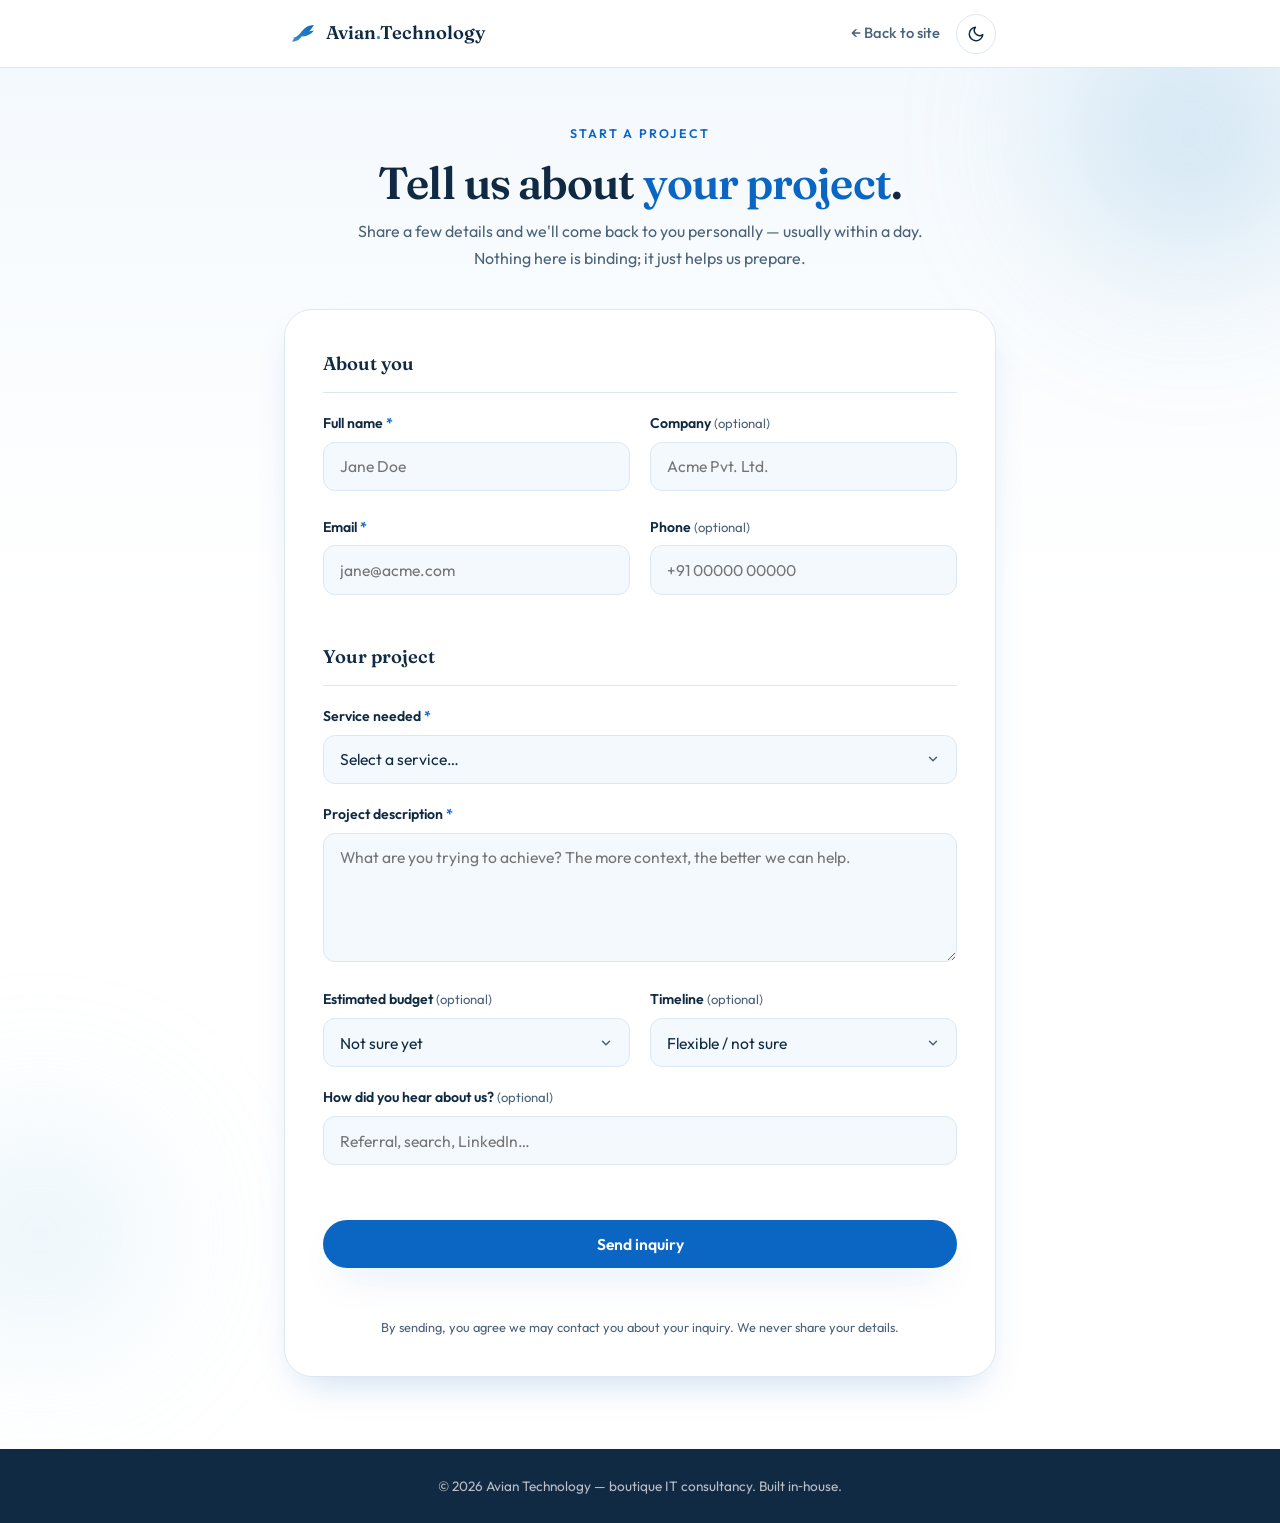
<file: inquiry-form/index.html>
<!DOCTYPE html>
<html lang="en">
<head>
  <meta charset="UTF-8" />
  <meta name="viewport" content="width=device-width, initial-scale=1.0" />
  <title>Start a Project — Avian Technology</title>
  <meta name="description" content="Tell Avian Technology about your project. Share your goals, budget and timeline and we'll get back to you personally — usually within a day." />

  <!-- Favicon (inline so the tool is fully self-contained) -->
  <link rel="icon" href="data:image/svg+xml,%3Csvg xmlns='http://www.w3.org/2000/svg' viewBox='0 0 100 100'%3E%3Crect width='100' height='100' rx='22' fill='%23f4f9fd'/%3E%3Cpath d='M12 62c16 4 28-4 40-20 8-10 18-16 32-16-6 12-14 18-14 18 8-2 14-2 14-2-8 10-20 16-34 16-4 8-14 14-26 14 4-6 6-10 6-10-10 2-18 0-18 0z' fill='%230a66c2'/%3E%3C/svg%3E" />

  <link rel="preconnect" href="https://fonts.googleapis.com" />
  <link rel="preconnect" href="https://fonts.gstatic.com" crossorigin />
  <link href="https://fonts.googleapis.com/css2?family=Fraunces:ital,opsz,wght@0,9..144,500;0,9..144,600;1,9..144,500&family=Outfit:wght@300;400;500;600;700&display=swap" rel="stylesheet" />

  <link rel="stylesheet" href="styles.css" />
  <script>
    /* set theme before paint to avoid a flash — shares the avian-theme
       key with the main site, so this page opens in the mode the user
       chose there (falls back to their OS preference). */
    (function () {
      try {
        var t = localStorage.getItem('avian-theme');
        if (!t) t = window.matchMedia('(prefers-color-scheme: dark)').matches ? 'dark' : 'light';
        document.documentElement.setAttribute('data-theme', t);
      } catch (e) {}
    })();
  </script>
</head>
<body>

  <!-- ===== Header ===== -->
  <header class="topbar">
    <div class="container topbar__inner">
      <a href="../index.html" class="brand" aria-label="Avian Technology home">
        <svg class="brand__mark" viewBox="2 7 88 88" aria-hidden="true">
          <defs><linearGradient id="avMark" x1="0" y1="1" x2="1" y2="0">
            <stop offset="0" stop-color="#3f93c9"/><stop offset="1" stop-color="#0a66c2"/></linearGradient></defs>
          <path d="M12 62c16 4 28-4 40-20 8-10 18-16 32-16-6 12-14 18-14 18 8-2 14-2 14-2-8 10-20 16-34 16-4 8-14 14-26 14 4-6 6-10 6-10-10 2-18 0-18 0z" fill="url(#avMark)"/>
        </svg>
        <span class="brand__text">Avian<span class="brand__dot">.</span>Technology</span>
      </a>
      <div class="topbar__actions">
        <a href="../index.html#contact" class="topbar__link">← Back to site</a>
        <button class="theme-toggle" id="themeToggle" type="button" aria-label="Toggle dark mode" title="Toggle dark mode">
          <svg class="icon-moon" viewBox="0 0 24 24" fill="none" stroke="currentColor" stroke-width="2" stroke-linecap="round" stroke-linejoin="round" aria-hidden="true"><path d="M21 12.79A9 9 0 1 1 11.21 3 7 7 0 0 0 21 12.79z"/></svg>
          <svg class="icon-sun" viewBox="0 0 24 24" fill="none" stroke="currentColor" stroke-width="2" stroke-linecap="round" stroke-linejoin="round" aria-hidden="true"><circle cx="12" cy="12" r="4"/><path d="M12 2v2M12 20v2M4.93 4.93l1.41 1.41M17.66 17.66l1.41 1.41M2 12h2M20 12h2M6.34 17.66l-1.41 1.41M19.07 4.93l-1.41 1.41"/></svg>
        </button>
      </div>
    </div>
  </header>

  <!-- ===== Main ===== -->
  <main class="page">
    <div class="bg" aria-hidden="true">
      <span class="orb orb--1"></span>
      <span class="orb orb--2"></span>
    </div>

    <div class="container page__inner">

      <!-- Intro -->
      <div class="intro">
        <span class="eyebrow">Start a project</span>
        <h1>Tell us about <span class="hl">your project</span>.</h1>
        <p class="intro__sub">Share a few details and we'll come back to you personally — usually within a day. Nothing here is binding; it just helps us prepare.</p>
      </div>

      <!-- ===== Form card ===== -->
      <form class="formcard" id="inquiryForm" novalidate>

        <fieldset class="fset">
          <legend class="fset__legend">About you</legend>
          <div class="grid2">
            <div class="field">
              <label for="name">Full name <span class="req">*</span></label>
              <input type="text" id="name" name="name" autocomplete="name" placeholder="Jane Doe" />
              <small class="err" data-err-for="name"></small>
            </div>
            <div class="field">
              <label for="company">Company <span class="opt">(optional)</span></label>
              <input type="text" id="company" name="company" autocomplete="organization" placeholder="Acme Pvt. Ltd." />
            </div>
            <div class="field">
              <label for="email">Email <span class="req">*</span></label>
              <input type="email" id="email" name="email" autocomplete="email" placeholder="jane@acme.com" />
              <small class="err" data-err-for="email"></small>
            </div>
            <div class="field">
              <label for="phone">Phone <span class="opt">(optional)</span></label>
              <input type="tel" id="phone" name="phone" autocomplete="tel" placeholder="+91 00000 00000" />
            </div>
          </div>
        </fieldset>

        <fieldset class="fset">
          <legend class="fset__legend">Your project</legend>

          <div class="field">
            <label for="service">Service needed <span class="req">*</span></label>
            <select id="service" name="service">
              <option value="" selected disabled>Select a service…</option>
              <option>IT Consulting</option>
              <option>Custom Software</option>
              <option>Cloud &amp; Infrastructure</option>
              <option>Systems Integration</option>
              <option>Support &amp; Maintenance</option>
              <option>Digital Transformation</option>
              <option>Other</option>
            </select>
            <small class="err" data-err-for="service"></small>
          </div>

          <div class="field">
            <label for="description">Project description <span class="req">*</span></label>
            <textarea id="description" name="description" rows="5" placeholder="What are you trying to achieve? The more context, the better we can help."></textarea>
            <small class="err" data-err-for="description"></small>
          </div>

          <div class="grid2">
            <div class="field">
              <label for="budget">Estimated budget <span class="opt">(optional)</span></label>
              <select id="budget" name="budget">
                <option value="" selected>Not sure yet</option>
                <option>Under ₹1 Lakh</option>
                <option>₹1 – 5 Lakh</option>
                <option>₹5 – 15 Lakh</option>
                <option>₹15 Lakh +</option>
              </select>
            </div>
            <div class="field">
              <label for="timeline">Timeline <span class="opt">(optional)</span></label>
              <select id="timeline" name="timeline">
                <option value="" selected>Flexible / not sure</option>
                <option>ASAP</option>
                <option>Within 1 month</option>
                <option>1 – 3 months</option>
                <option>3 months +</option>
              </select>
            </div>
          </div>

          <div class="field">
            <label for="source">How did you hear about us? <span class="opt">(optional)</span></label>
            <input type="text" id="source" name="source" placeholder="Referral, search, LinkedIn…" />
          </div>
        </fieldset>

        <button type="submit" class="btn btn--full">Send inquiry</button>
        <p class="formcard__note" id="formNote" role="status" aria-live="polite"></p>
        <p class="formcard__fineprint">By sending, you agree we may contact you about your inquiry. We never share your details.</p>
      </form>

      <!-- ===== Success panel (hidden until submit) ===== -->
      <div class="success" id="successPanel" hidden>
        <svg class="success__bird" viewBox="2 7 88 88" aria-hidden="true">
          <path d="M12 62c16 4 28-4 40-20 8-10 18-16 32-16-6 12-14 18-14 18 8-2 14-2 14-2-8 10-20 16-34 16-4 8-14 14-26 14 4-6 6-10 6-10-10 2-18 0-18 0z" fill="currentColor"/>
        </svg>
        <h2>Thank you, <span id="successName">there</span>!</h2>
        <p>Your inquiry has been recorded. We'll review it and get back to you personally — usually within a day.</p>
        <p class="success__hint">Want it in our inbox right away? Send a copy by email — it'll open pre-filled with your details.</p>
        <div class="success__actions">
          <a href="#" class="btn" id="mailtoBtn">✉️ Email a copy to Avian</a>
          <button type="button" class="btn btn--ghost" id="anotherBtn">Submit another inquiry</button>
        </div>
      </div>

    </div>
  </main>

  <footer class="foot">
    <div class="container">
      <p>© <span id="year"></span> Avian Technology — boutique IT consultancy. Built in‑house.</p>
    </div>
  </footer>

  <script src="script.js"></script>
</body>
</html>
</file>
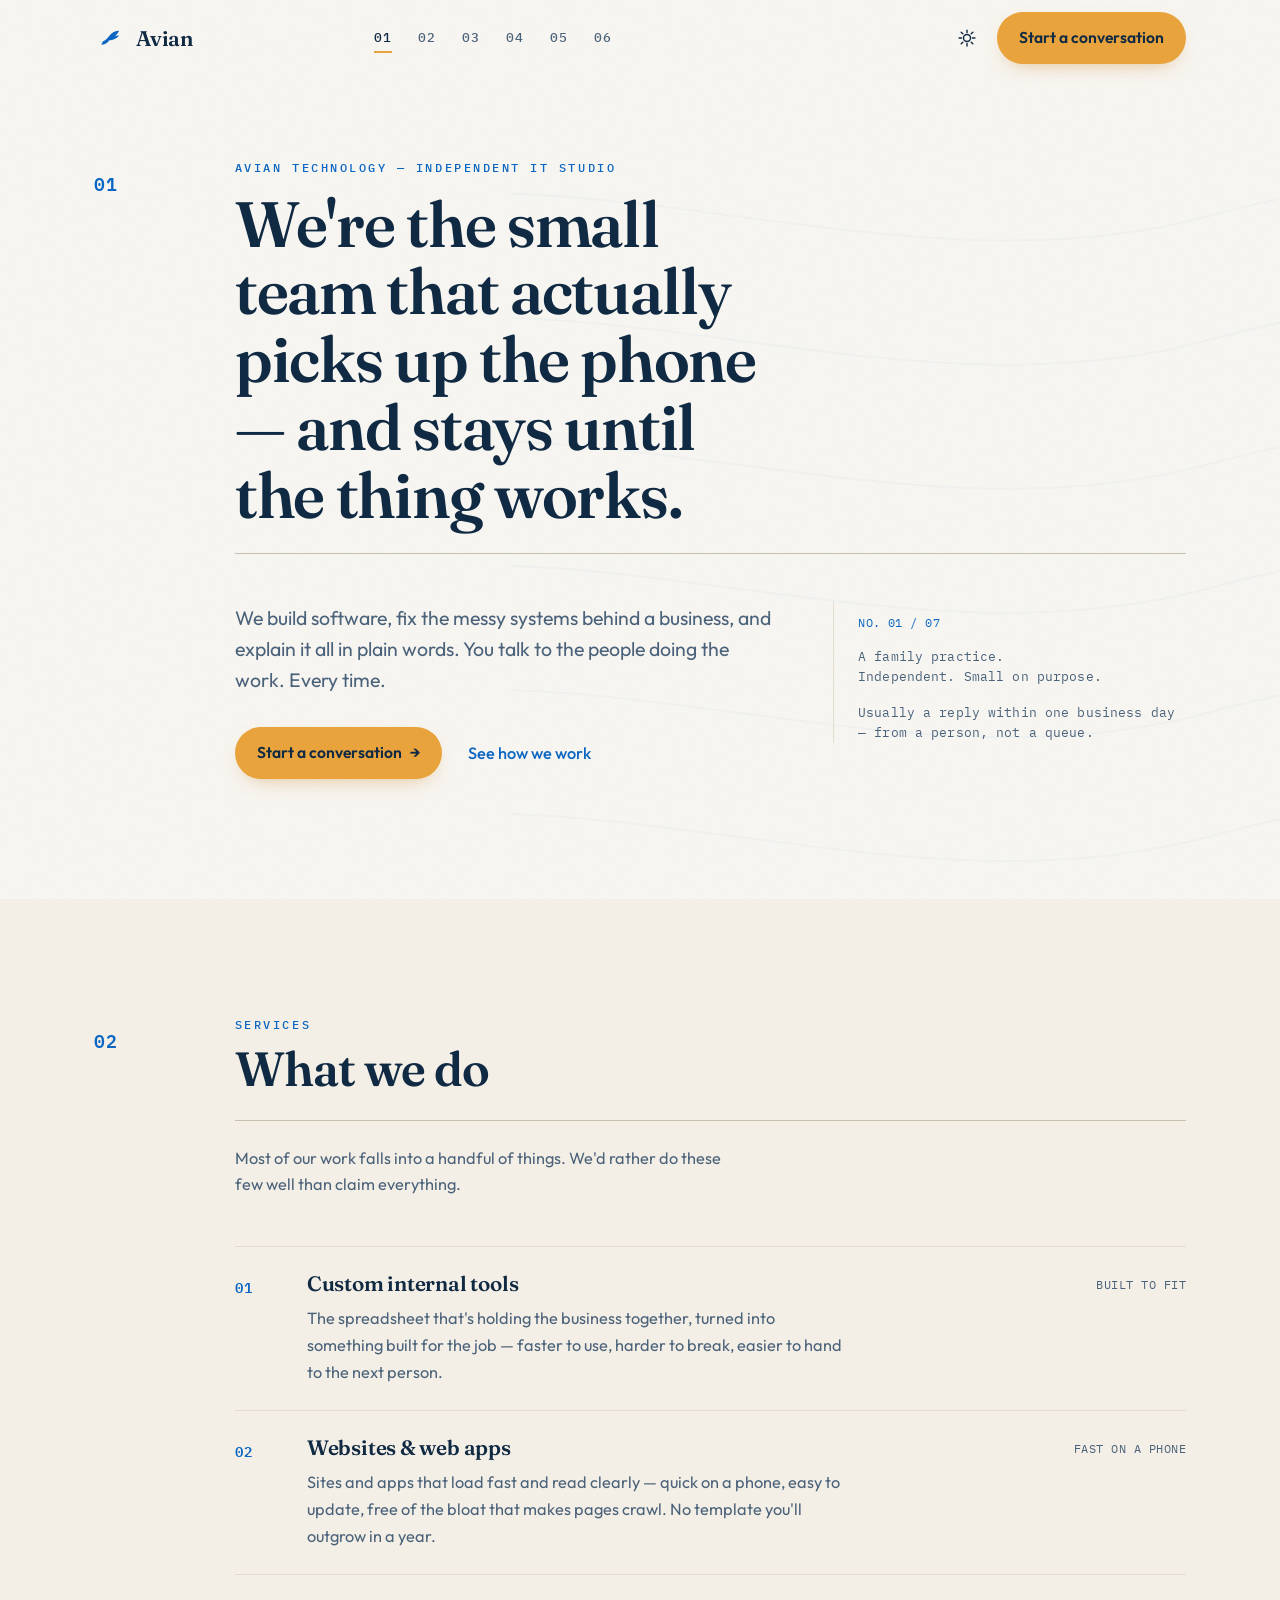
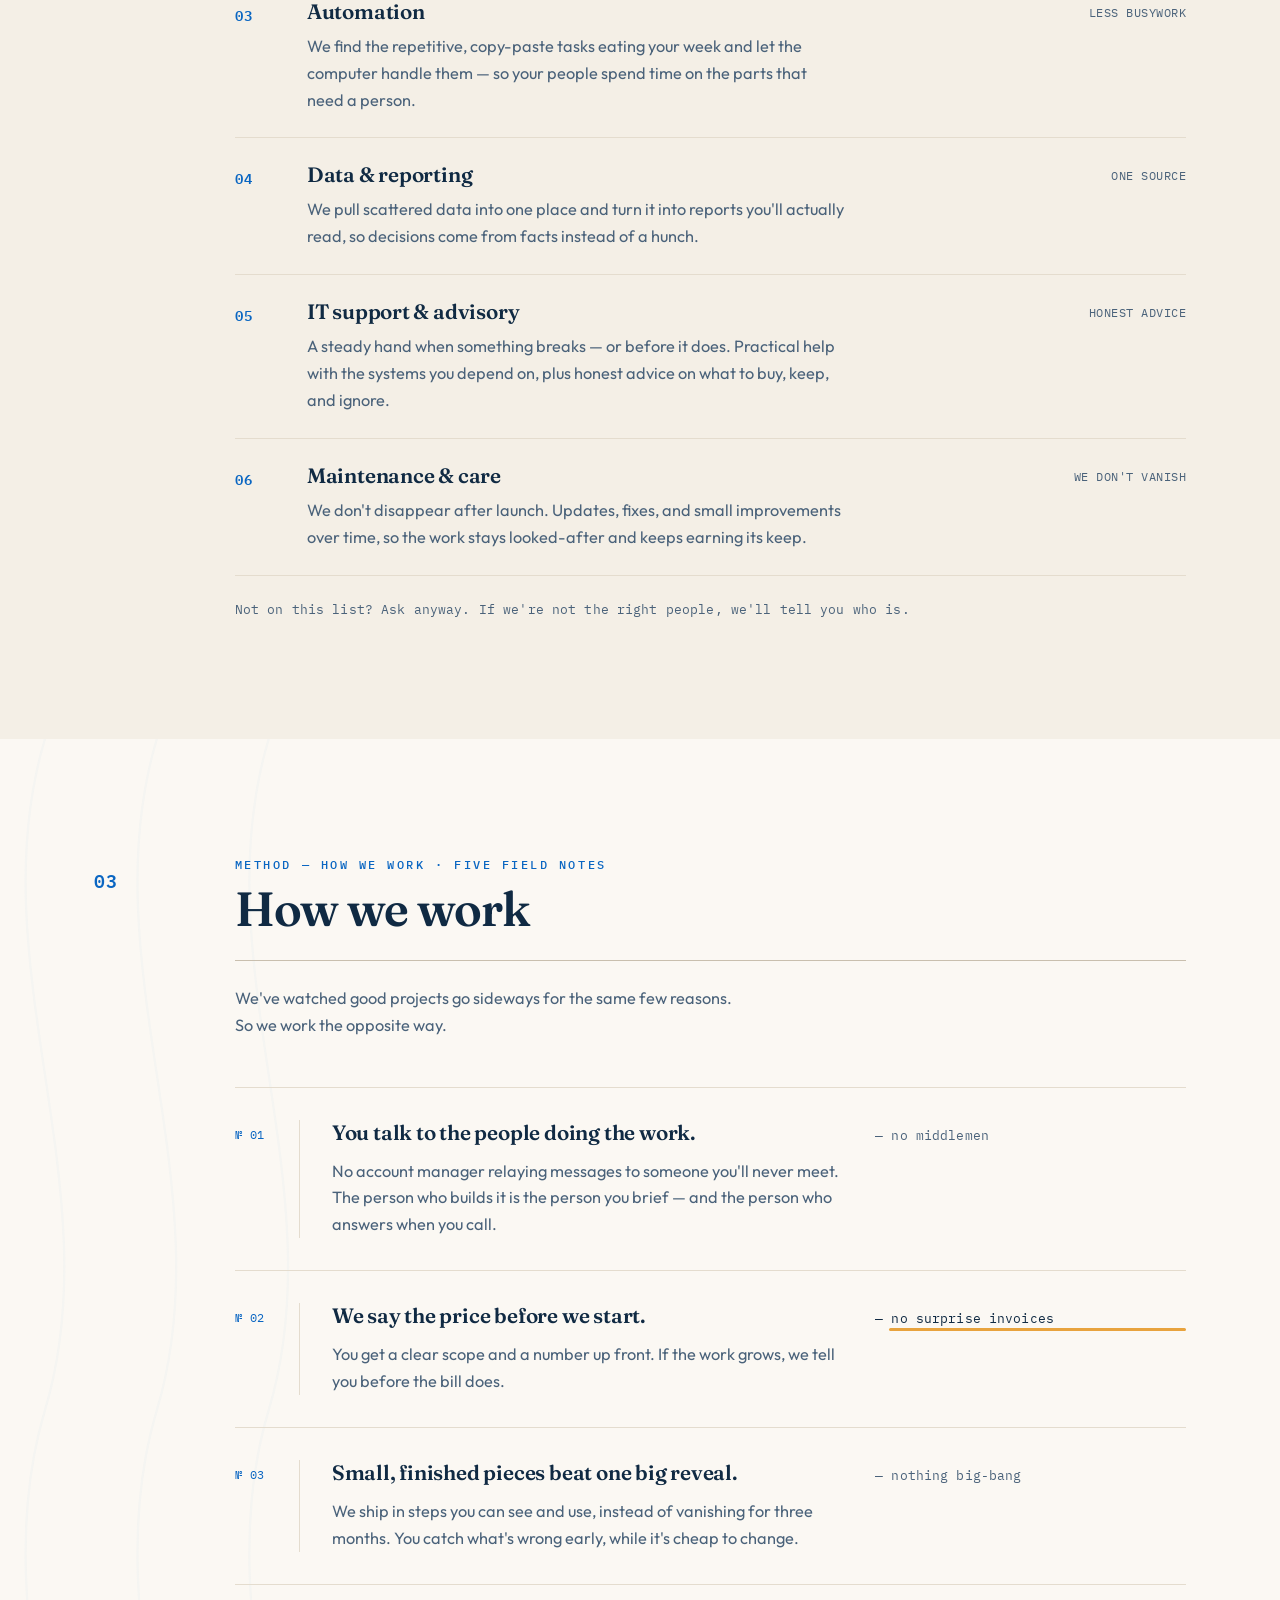
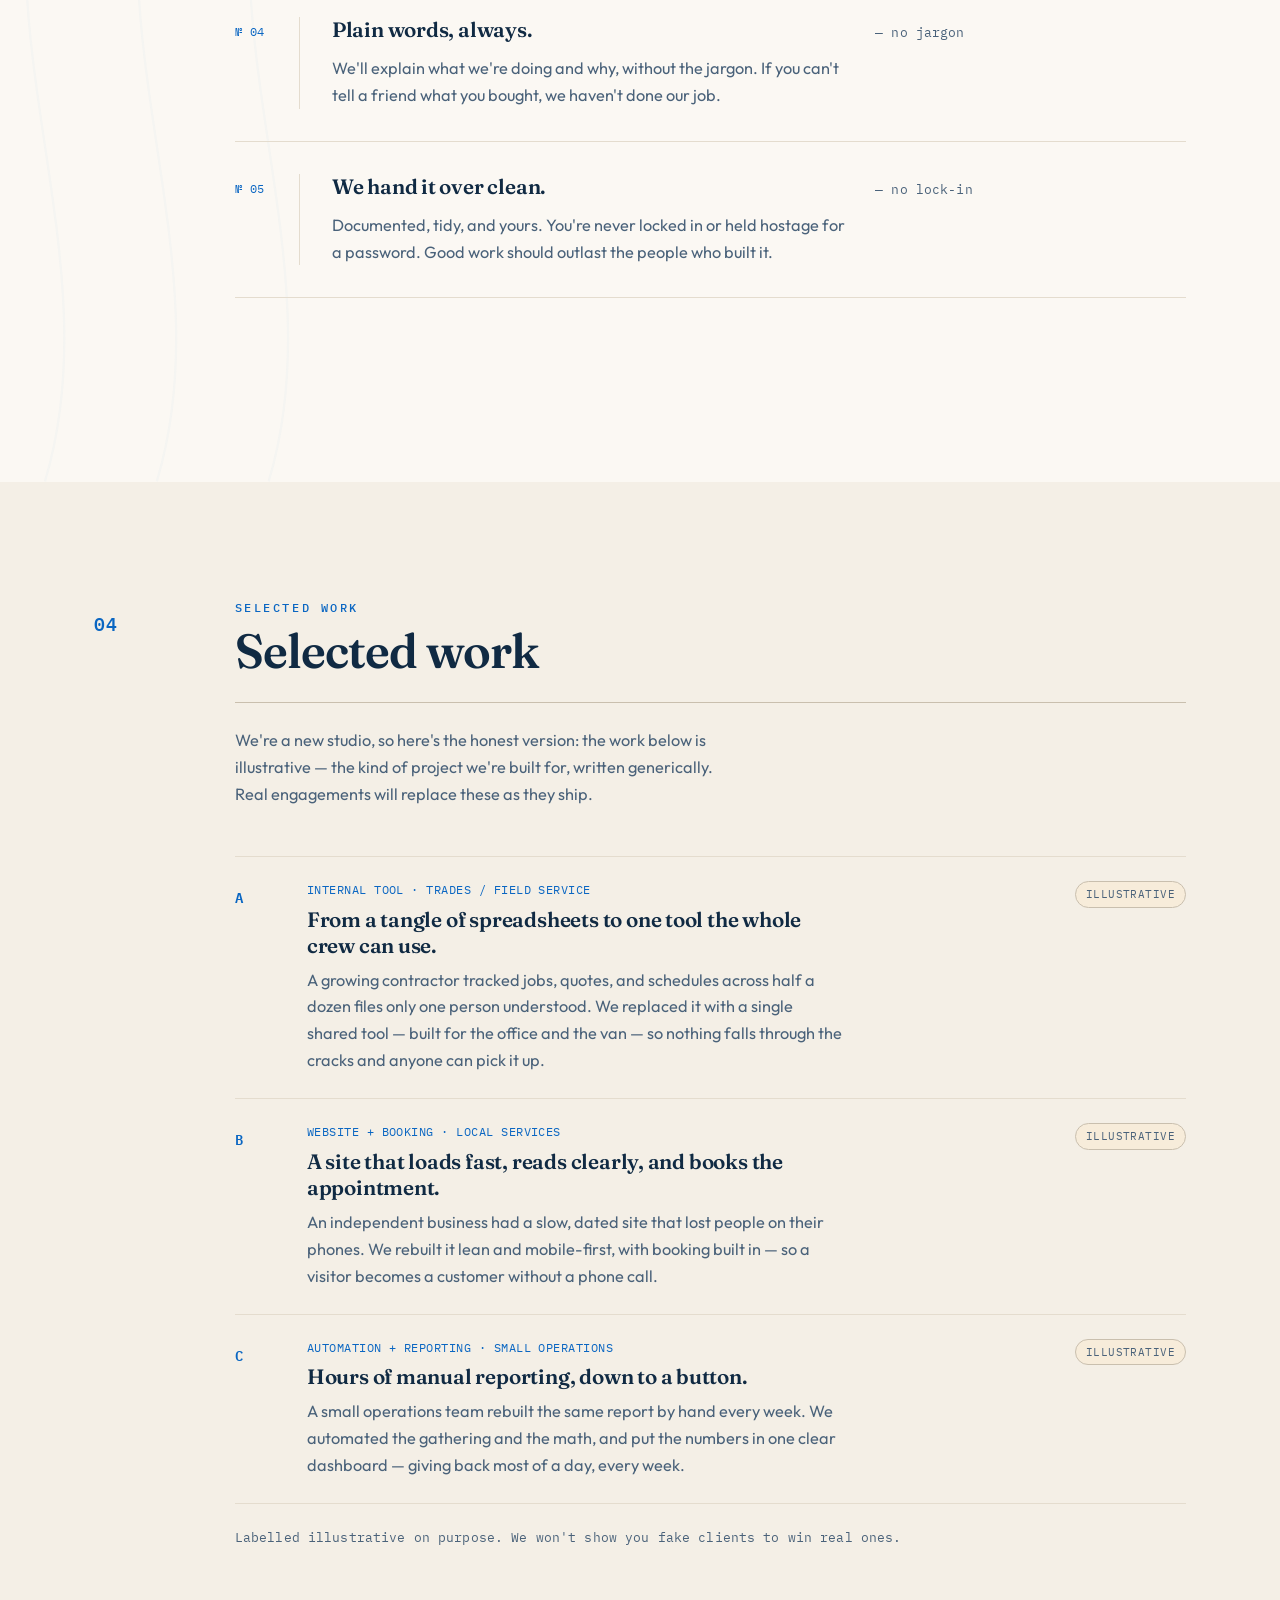
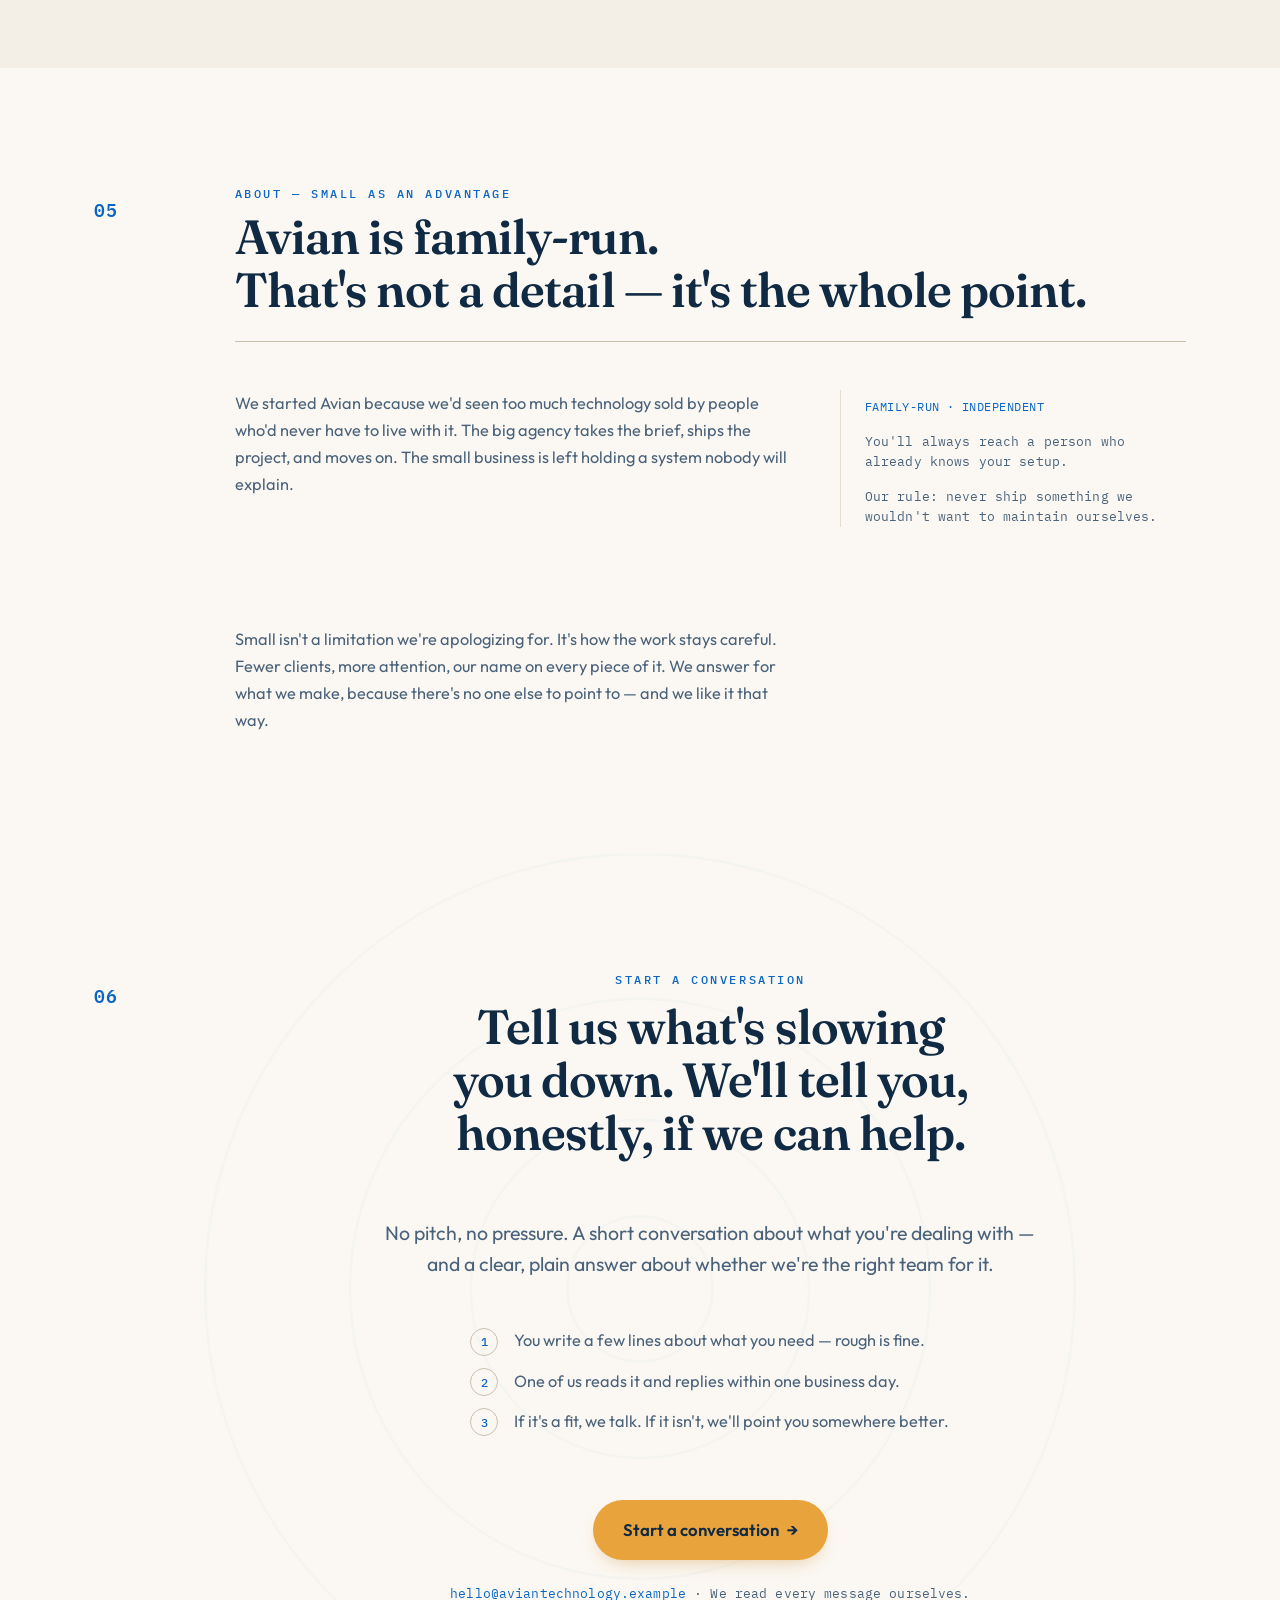
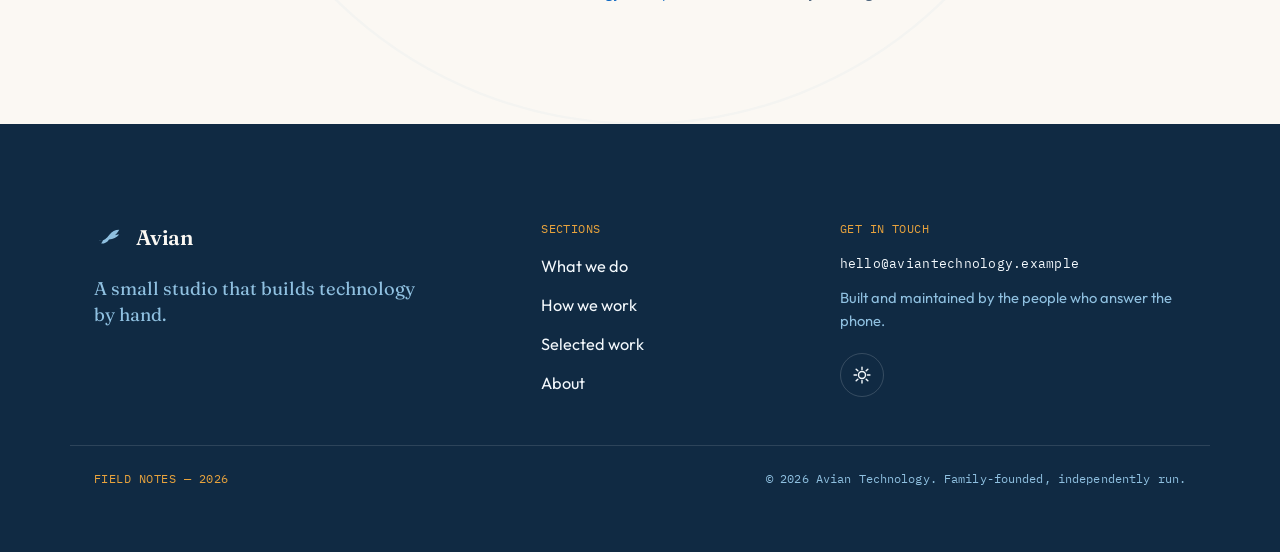
<file: preview/index.html>
<!--
  index.html · Avian Website 2026 ("Field Notes")
  Purpose: the single marketing page — nav + sections 01–07 — built to the Field Notes editorial system.
  Key contents: contents-index nav, hero, services ledger, the "how we work" signature notebook, illustrative work,
                family story, contact CTA, navy footer, mobile contents-sheet.
  Related: styles.css (tokens + all styles), main.js (theme, nav, reveals), assets/logo.svg, BRAND-SPEC.md, DESIGN-SPEC.md, COPY.md
-->
<!doctype html>
<html lang="en">
<head>
  <meta charset="utf-8">
  <meta name="viewport" content="width=device-width, initial-scale=1">
  <title>Avian Technology — a small studio that builds technology by hand</title>
  <meta name="description" content="Avian Technology is a small, family-run IT studio. We build software, fix the messy systems behind a business, and explain it all in plain words. You talk to the people doing the work.">
  <meta name="theme-color" content="#FBF8F3" media="(prefers-color-scheme: light)">
  <meta name="theme-color" content="#0B1B2B" media="(prefers-color-scheme: dark)">

  <!-- Open Graph / social -->
  <meta property="og:type" content="website">
  <meta property="og:title" content="Avian Technology — built by hand, answered by a person">
  <meta property="og:description" content="A small, family-run IT studio. Custom software, fixed systems, plain words — and the same people who built it answer when you call.">
  <meta property="og:image" content="assets/og-image.png">

  <link rel="icon" href="assets/favicon.svg" type="image/svg+xml">

  <!-- No-flash theme: set data-theme before first paint (shared key with the Avian family of sites) -->
  <script>
    (function () {
      try {
        var key = 'avian-theme';
        var q = window.location.search + window.location.hash;
        // ?theme=dark / ?theme=light force a theme (handy for design-importers, print, sharing)
        var forced = /[?&#]theme=dark/.test(q) ? 'dark' : (/[?&#]theme=light/.test(q) ? 'light' : null);
        var saved = localStorage.getItem(key);
        var theme = forced || saved || (window.matchMedia('(prefers-color-scheme: dark)').matches ? 'dark' : 'light');
        document.documentElement.setAttribute('data-theme', theme);
      } catch (e) { /* localStorage blocked — default light via CSS */ }
    })();
  </script>

  <link rel="preconnect" href="https://fonts.googleapis.com">
  <link rel="preconnect" href="https://fonts.gstatic.com" crossorigin>
  <link href="https://fonts.googleapis.com/css2?family=Fraunces:opsz,wght@9..144,400;9..144,500;9..144,600;9..144,700&family=Outfit:wght@400;500;600;700&family=IBM+Plex+Mono:wght@400;500;600&display=swap" rel="stylesheet">

  <link rel="stylesheet" href="styles.css">
</head>
<body id="top">

  <a class="skip-link" href="#hero">Skip to content</a>

  <!-- ============================== NAV ============================== -->
  <header class="nav" id="nav" data-reveal-skip>
    <div class="nav__inner">
      <a class="nav__brand" href="#top" aria-label="Avian Technology — back to top">
        <span class="nav__logo" aria-hidden="true">
          <svg viewBox="0 0 100 100" focusable="false"><path fill="currentColor" d="M12 62c16 4 28-4 40-20 8-10 18-16 32-16-6 12-14 18-14 18 8-2 14-2 14-2-8 10-20 16-34 16-4 8-14 14-26 14 4-6 6-10 6-10-10 2-18 0-18 0z"/></svg>
        </span>
        <span class="nav__wordmark">Avian</span>
      </a>

      <nav class="nav__index" aria-label="Contents">
        <a class="nav__num" href="#hero"          data-section="hero"          aria-label="01 — Home"><span aria-hidden="true">01</span></a>
        <a class="nav__num" href="#what-we-do"    data-section="what-we-do"    aria-label="02 — What we do"><span aria-hidden="true">02</span></a>
        <a class="nav__num" href="#how-we-work"   data-section="how-we-work"   aria-label="03 — How we work"><span aria-hidden="true">03</span></a>
        <a class="nav__num" href="#selected-work" data-section="selected-work" aria-label="04 — Selected work"><span aria-hidden="true">04</span></a>
        <a class="nav__num" href="#about"         data-section="about"         aria-label="05 — About"><span aria-hidden="true">05</span></a>
        <a class="nav__num" href="#contact"       data-section="contact"       aria-label="06 — Contact"><span aria-hidden="true">06</span></a>
      </nav>

      <div class="nav__actions">
        <button class="icon-btn theme-toggle" type="button" aria-label="Switch to dark theme">
          <svg class="icon-sun" viewBox="0 0 24 24" aria-hidden="true" focusable="false"><circle cx="12" cy="12" r="4.2"/><path d="M12 2.5v3M12 18.5v3M2.5 12h3M18.5 12h3M5 5l2 2M17 17l2 2M19 5l-2 2M7 17l-2 2"/></svg>
          <svg class="icon-moon" viewBox="0 0 24 24" aria-hidden="true" focusable="false"><path d="M20 14.5A8 8 0 0 1 9.5 4 8 8 0 1 0 20 14.5z"/></svg>
        </button>
        <a class="btn btn--gold nav__cta" href="#contact">Start a conversation</a>
        <button class="icon-btn nav__menu" type="button" aria-label="Open contents menu" aria-expanded="false" aria-controls="menu-sheet">
          <span class="nav__menu-bars" aria-hidden="true"><i></i><i></i><i></i></span>
        </button>
      </div>
    </div>
  </header>

  <!-- ====================== MOBILE CONTENTS SHEET ====================== -->
  <div class="sheet" id="menu-sheet" hidden>
    <div class="sheet__backdrop" data-sheet-close></div>
    <nav class="sheet__panel" aria-label="Contents">
      <p class="eyebrow sheet__eyebrow">Contents</p>
      <a class="sheet__row" href="#hero"          data-sheet-close><span class="sheet__num">01</span> Home</a>
      <a class="sheet__row" href="#what-we-do"    data-sheet-close><span class="sheet__num">02</span> What we do</a>
      <a class="sheet__row" href="#how-we-work"   data-sheet-close><span class="sheet__num">03</span> How we work</a>
      <a class="sheet__row" href="#selected-work" data-sheet-close><span class="sheet__num">04</span> Selected work</a>
      <a class="sheet__row" href="#about"         data-sheet-close><span class="sheet__num">05</span> About</a>
      <a class="sheet__row" href="#contact"       data-sheet-close><span class="sheet__num">06</span> Contact</a>
      <div class="sheet__footer">
        <button class="icon-btn theme-toggle" type="button" aria-label="Switch to dark theme">
          <svg class="icon-sun" viewBox="0 0 24 24" aria-hidden="true" focusable="false"><circle cx="12" cy="12" r="4.2"/><path d="M12 2.5v3M12 18.5v3M2.5 12h3M18.5 12h3M5 5l2 2M17 17l2 2M19 5l-2 2M7 17l-2 2"/></svg>
          <svg class="icon-moon" viewBox="0 0 24 24" aria-hidden="true" focusable="false"><path d="M20 14.5A8 8 0 0 1 9.5 4 8 8 0 1 0 20 14.5z"/></svg>
        </button>
        <a class="btn btn--gold" href="#contact" data-sheet-close>Start a conversation</a>
      </div>
    </nav>
  </div>

  <main>

    <!-- ============================== 01 · HERO ============================== -->
    <section class="section section--hero" id="hero" aria-labelledby="hero-h">
      <span class="contour contour--hero" aria-hidden="true">
        <svg viewBox="0 0 600 400" preserveAspectRatio="xMidYMid slice" focusable="false">
          <g fill="none" stroke="var(--contour-stroke)" stroke-width="1">
            <path d="M0 70 C150 30 300 110 450 70 600 30 600 70 600 70"/>
            <path d="M0 130 C150 90 300 170 450 130 600 90 600 130 600 130"/>
            <path d="M0 190 C150 150 300 230 450 190 600 150 600 190 600 190"/>
            <path d="M0 250 C150 210 300 290 450 250 600 210 600 250 600 250"/>
            <path d="M0 310 C150 270 300 350 450 310 600 270 600 310 600 310"/>
            <path d="M0 370 C150 330 300 410 450 370 600 330 600 370 600 370"/>
          </g>
        </svg>
      </span>
      <div class="section__inner">
        <span class="index-num" aria-hidden="true">01</span>
        <div class="section__body">
          <p class="eyebrow reveal">Avian Technology — independent IT studio</p>
          <h1 class="display reveal" id="hero-h">We're the small team that actually picks up the phone<span class="display__break"> </span>— and stays until the thing works.</h1>
          <span class="index-rule reveal" aria-hidden="true"></span>
          <div class="hero__split">
            <div class="hero__lead">
              <p class="body lead reveal">We build software, fix the messy systems behind a business, and explain it all in plain words. You talk to the people doing the work. Every time.</p>
              <div class="hero__actions reveal">
                <a class="btn btn--gold" href="#contact">Start a conversation <span class="btn__arrow" aria-hidden="true">→</span></a>
                <a class="link-action" href="#how-we-work">See how we work</a>
              </div>
            </div>
            <aside class="hero__notes reveal" aria-label="At a glance">
              <p class="meta">No. 01 / 07</p>
              <p class="meta meta--soft">A family practice.<br>Independent. Small on&nbsp;purpose.</p>
              <p class="meta meta--soft">Usually a reply within one business day — from a person, not a queue.</p>
            </aside>
          </div>
        </div>
      </div>
    </section>

    <!-- ============================== 02 · WHAT WE DO ============================== -->
    <section class="section section--band" id="what-we-do" aria-labelledby="wwd-h">
      <div class="section__inner">
        <span class="index-num" aria-hidden="true">02</span>
        <div class="section__body">
          <header class="section-head">
            <p class="eyebrow reveal">Services</p>
            <h2 class="h2 reveal" id="wwd-h">What we do</h2>
            <span class="index-rule reveal" aria-hidden="true"></span>
            <p class="body section-head__intro reveal">Most of our work falls into a handful of things. We'd rather do these few well than claim everything.</p>
          </header>

          <ol class="ledger" role="list">
            <li class="ledger__row reveal">
              <span class="ledger__num" aria-hidden="true">01</span>
              <div class="ledger__main">
                <h3 class="h3">Custom internal tools</h3>
                <p class="body">The spreadsheet that's holding the business together, turned into something built for the job — faster to use, harder to break, easier to hand to the next person.</p>
              </div>
              <span class="ledger__meta meta">Built to fit</span>
            </li>
            <li class="ledger__row reveal">
              <span class="ledger__num" aria-hidden="true">02</span>
              <div class="ledger__main">
                <h3 class="h3">Websites &amp; web apps</h3>
                <p class="body">Sites and apps that load fast and read clearly — quick on a phone, easy to update, free of the bloat that makes pages crawl. No template you'll outgrow in a year.</p>
              </div>
              <span class="ledger__meta meta">Fast on a phone</span>
            </li>
            <li class="ledger__row reveal">
              <span class="ledger__num" aria-hidden="true">03</span>
              <div class="ledger__main">
                <h3 class="h3">Automation</h3>
                <p class="body">We find the repetitive, copy-paste tasks eating your week and let the computer handle them — so your people spend time on the parts that need a person.</p>
              </div>
              <span class="ledger__meta meta">Less busywork</span>
            </li>
            <li class="ledger__row reveal">
              <span class="ledger__num" aria-hidden="true">04</span>
              <div class="ledger__main">
                <h3 class="h3">Data &amp; reporting</h3>
                <p class="body">We pull scattered data into one place and turn it into reports you'll actually read, so decisions come from facts instead of a hunch.</p>
              </div>
              <span class="ledger__meta meta">One source</span>
            </li>
            <li class="ledger__row reveal">
              <span class="ledger__num" aria-hidden="true">05</span>
              <div class="ledger__main">
                <h3 class="h3">IT support &amp; advisory</h3>
                <p class="body">A steady hand when something breaks — or before it does. Practical help with the systems you depend on, plus honest advice on what to buy, keep, and ignore.</p>
              </div>
              <span class="ledger__meta meta">Honest advice</span>
            </li>
            <li class="ledger__row reveal">
              <span class="ledger__num" aria-hidden="true">06</span>
              <div class="ledger__main">
                <h3 class="h3">Maintenance &amp; care</h3>
                <p class="body">We don't disappear after launch. Updates, fixes, and small improvements over time, so the work stays looked-after and keeps earning its keep.</p>
              </div>
              <span class="ledger__meta meta">We don't vanish</span>
            </li>
          </ol>
          <p class="meta ledger__caveat reveal">Not on this list? Ask anyway. If we're not the right people, we'll tell you who is.</p>
        </div>
      </div>
    </section>

    <!-- ============================== 03 · HOW WE WORK (signature) ============================== -->
    <section class="section section--notebook" id="how-we-work" aria-labelledby="hww-h">
      <span class="contour contour--notebook" aria-hidden="true">
        <svg viewBox="0 0 200 600" preserveAspectRatio="xMidYMid slice" focusable="false">
          <g fill="none" stroke="var(--contour-stroke)" stroke-width="1">
            <path d="M40 0 C10 100 70 200 40 300 10 400 70 500 40 600"/>
            <path d="M90 0 C60 100 120 200 90 300 60 400 120 500 90 600"/>
            <path d="M140 0 C110 100 170 200 140 300 110 400 170 500 140 600"/>
          </g>
        </svg>
      </span>
      <div class="section__inner">
        <span class="index-num" aria-hidden="true">03</span>
        <div class="section__body">
          <header class="section-head">
            <p class="eyebrow reveal">Method — how we work · five field notes</p>
            <h2 class="h2 reveal" id="hww-h">How we work</h2>
            <span class="index-rule reveal" aria-hidden="true"></span>
            <p class="body section-head__intro reveal">We've watched good projects go sideways for the same few reasons. So we work the opposite way.</p>
          </header>

          <ol class="notes" role="list">
            <li class="note reveal">
              <span class="note__num meta" aria-hidden="true">№ 01</span>
              <div class="note__main">
                <h3 class="h3">You talk to the people doing the work.</h3>
                <p class="body">No account manager relaying messages to someone you'll never meet. The person who builds it is the person you brief — and the person who answers when you call.</p>
              </div>
              <span class="note__annot meta" aria-hidden="true">— no middlemen</span>
            </li>
            <li class="note reveal">
              <span class="note__num meta" aria-hidden="true">№ 02</span>
              <div class="note__main">
                <h3 class="h3">We say the price before we start.</h3>
                <p class="body">You get a clear scope and a number up front. If the work grows, we tell you before the bill does.</p>
              </div>
              <span class="note__annot note__annot--gold meta" aria-hidden="true">— no surprise invoices</span>
            </li>
            <li class="note reveal">
              <span class="note__num meta" aria-hidden="true">№ 03</span>
              <div class="note__main">
                <h3 class="h3">Small, finished pieces beat one big reveal.</h3>
                <p class="body">We ship in steps you can see and use, instead of vanishing for three months. You catch what's wrong early, while it's cheap to change.</p>
              </div>
              <span class="note__annot meta" aria-hidden="true">— nothing big-bang</span>
            </li>
            <li class="note reveal">
              <span class="note__num meta" aria-hidden="true">№ 04</span>
              <div class="note__main">
                <h3 class="h3">Plain words, always.</h3>
                <p class="body">We'll explain what we're doing and why, without the jargon. If you can't tell a friend what you bought, we haven't done our job.</p>
              </div>
              <span class="note__annot meta" aria-hidden="true">— no jargon</span>
            </li>
            <li class="note reveal">
              <span class="note__num meta" aria-hidden="true">№ 05</span>
              <div class="note__main">
                <h3 class="h3">We hand it over clean.</h3>
                <p class="body">Documented, tidy, and yours. You're never locked in or held hostage for a password. Good work should outlast the people who built it.</p>
              </div>
              <span class="note__annot meta" aria-hidden="true">— no lock-in</span>
            </li>
          </ol>
          <p class="meta notes__caveat reveal">We're a small team on purpose. That means we say no to work we can't do well — and yes means yes.</p>
        </div>
      </div>
    </section>

    <!-- ============================== 04 · SELECTED WORK ============================== -->
    <section class="section section--band" id="selected-work" aria-labelledby="sw-h">
      <div class="section__inner">
        <span class="index-num" aria-hidden="true">04</span>
        <div class="section__body">
          <header class="section-head">
            <p class="eyebrow reveal">Selected work</p>
            <h2 class="h2 reveal" id="sw-h">Selected work</h2>
            <span class="index-rule reveal" aria-hidden="true"></span>
            <p class="body section-head__intro reveal">We're a new studio, so here's the honest version: the work below is illustrative — the kind of project we're built for, written generically. Real engagements will replace these as they ship.</p>
          </header>

          <ol class="ledger ledger--work" role="list">
            <li class="ledger__row reveal">
              <span class="ledger__num" aria-hidden="true">A</span>
              <div class="ledger__main">
                <p class="meta work__type">Internal tool · Trades / field service</p>
                <h3 class="h3">From a tangle of spreadsheets to one tool the whole crew can use.</h3>
                <p class="body">A growing contractor tracked jobs, quotes, and schedules across half a dozen files only one person understood. We replaced it with a single shared tool — built for the office and the van — so nothing falls through the cracks and anyone can pick it up.</p>
              </div>
              <span class="ledger__meta meta tag-illustrative">Illustrative</span>
            </li>
            <li class="ledger__row reveal">
              <span class="ledger__num" aria-hidden="true">B</span>
              <div class="ledger__main">
                <p class="meta work__type">Website + booking · Local services</p>
                <h3 class="h3">A site that loads fast, reads clearly, and books the appointment.</h3>
                <p class="body">An independent business had a slow, dated site that lost people on their phones. We rebuilt it lean and mobile-first, with booking built in — so a visitor becomes a customer without a phone call.</p>
              </div>
              <span class="ledger__meta meta tag-illustrative">Illustrative</span>
            </li>
            <li class="ledger__row reveal">
              <span class="ledger__num" aria-hidden="true">C</span>
              <div class="ledger__main">
                <p class="meta work__type">Automation + reporting · Small operations</p>
                <h3 class="h3">Hours of manual reporting, down to a button.</h3>
                <p class="body">A small operations team rebuilt the same report by hand every week. We automated the gathering and the math, and put the numbers in one clear dashboard — giving back most of a day, every week.</p>
              </div>
              <span class="ledger__meta meta tag-illustrative">Illustrative</span>
            </li>
          </ol>
          <p class="meta ledger__caveat reveal">Labelled illustrative on purpose. We won't show you fake clients to win real ones.</p>
        </div>
      </div>
    </section>

    <!-- ============================== 05 · ABOUT ============================== -->
    <section class="section" id="about" aria-labelledby="about-h">
      <div class="section__inner">
        <span class="index-num" aria-hidden="true">05</span>
        <div class="section__body">
          <header class="section-head">
            <p class="eyebrow reveal">About — small as an advantage</p>
            <h2 class="h2 reveal" id="about-h">Avian is family-run.<br>That's not a detail — it's the whole point.</h2>
            <span class="index-rule reveal" aria-hidden="true"></span>
          </header>
          <div class="about__split">
            <div class="about__story">
              <p class="body reveal">We started Avian because we'd seen too much technology sold by people who'd never have to live with it. The big agency takes the brief, ships the project, and moves on. The small business is left holding a system nobody will explain.</p>
              <p class="body reveal">We wanted to be the other kind. So we kept the team small — close enough that we know your name, your setup, and what you're trying to get done. When you call, you reach us, not a ticket number.</p>
              <p class="body reveal">Small isn't a limitation we're apologizing for. It's how the work stays careful. Fewer clients, more attention, our name on every piece of it. We answer for what we make, because there's no one else to point to — and we like it that way.</p>
            </div>
            <aside class="about__facts reveal" aria-label="About, in brief">
              <p class="meta">Family-run · independent</p>
              <p class="meta meta--soft">You'll always reach a person who already knows your setup.</p>
              <p class="meta meta--soft">Our rule: never ship something we wouldn't want to maintain ourselves.</p>
            </aside>
          </div>
        </div>
      </div>
    </section>

    <!-- ============================== 06 · CONTACT ============================== -->
    <section class="section section--contact" id="contact" aria-labelledby="contact-h">
      <span class="contour contour--contact" aria-hidden="true">
        <svg viewBox="0 0 600 360" preserveAspectRatio="xMidYMid slice" focusable="false">
          <g fill="none" stroke="var(--contour-stroke)" stroke-width="1">
            <path d="M300 180 m-30 0 a30 30 0 1 0 60 0 a30 30 0 1 0 -60 0"/>
            <path d="M300 180 m-70 0 a70 70 0 1 0 140 0 a70 70 0 1 0 -140 0"/>
            <path d="M300 180 m-120 0 a120 120 0 1 0 240 0 a120 120 0 1 0 -240 0"/>
            <path d="M300 180 m-180 0 a180 180 0 1 0 360 0 a180 180 0 1 0 -360 0"/>
          </g>
        </svg>
      </span>
      <div class="section__inner">
        <span class="index-num" aria-hidden="true">06</span>
        <div class="section__body section__body--center">
          <p class="eyebrow reveal">Start a conversation</p>
          <h2 class="h2 contact__h reveal" id="contact-h">Tell us what's slowing you down. We'll tell you, honestly, if we can help.</h2>
          <span class="index-rule index-rule--center reveal" aria-hidden="true"></span>
          <p class="body lead contact__sub reveal">No pitch, no pressure. A short conversation about what you're dealing with — and a clear, plain answer about whether we're the right team for it.</p>

          <ol class="next reveal" aria-label="What happens next">
            <li class="next__item"><span class="next__n meta" aria-hidden="true">1</span><span class="body">You write a few lines about what you need — rough is fine.</span></li>
            <li class="next__item"><span class="next__n meta" aria-hidden="true">2</span><span class="body">One of us reads it and replies within one business day.</span></li>
            <li class="next__item"><span class="next__n meta" aria-hidden="true">3</span><span class="body">If it's a fit, we talk. If it isn't, we'll point you somewhere better.</span></li>
          </ol>

          <div class="contact__cta reveal">
            <a class="btn btn--gold btn--lg" href="mailto:hello@aviantechnology.example">Start a conversation <span class="btn__arrow" aria-hidden="true">→</span></a>
          </div>
          <p class="meta contact__email reveal"><a href="mailto:hello@aviantechnology.example">hello@aviantechnology.example</a> · We read every message ourselves.</p>
        </div>
      </div>
    </section>

  </main>

  <!-- ============================== 07 · FOOTER ============================== -->
  <footer class="footer" id="footer" aria-labelledby="footer-h">
    <h2 class="sr-only" id="footer-h">Avian Technology</h2>
    <div class="footer__inner">
      <div class="footer__brand">
        <a class="nav__brand footer__logo" href="#top" aria-label="Avian Technology — back to top">
          <span class="nav__logo" aria-hidden="true">
            <svg viewBox="0 0 100 100" focusable="false"><path fill="currentColor" d="M12 62c16 4 28-4 40-20 8-10 18-16 32-16-6 12-14 18-14 18 8-2 14-2 14-2-8 10-20 16-34 16-4 8-14 14-26 14 4-6 6-10 6-10-10 2-18 0-18 0z"/></svg>
          </span>
          <span class="nav__wordmark">Avian</span>
        </a>
        <p class="footer__tagline">A small studio that builds technology by hand.</p>
      </div>

      <nav class="footer__col" aria-label="Sections">
        <p class="meta footer__h">Sections</p>
        <a href="#what-we-do">What we do</a>
        <a href="#how-we-work">How we work</a>
        <a href="#selected-work">Selected work</a>
        <a href="#about">About</a>
      </nav>

      <div class="footer__col">
        <p class="meta footer__h">Get in touch</p>
        <a class="footer__mail" href="mailto:hello@aviantechnology.example">hello@aviantechnology.example</a>
        <p class="footer__signoff">Built and maintained by the people who answer the phone.</p>
        <button class="icon-btn theme-toggle footer__toggle" type="button" aria-label="Switch to dark theme">
          <svg class="icon-sun" viewBox="0 0 24 24" aria-hidden="true" focusable="false"><circle cx="12" cy="12" r="4.2"/><path d="M12 2.5v3M12 18.5v3M2.5 12h3M18.5 12h3M5 5l2 2M17 17l2 2M19 5l-2 2M7 17l-2 2"/></svg>
          <svg class="icon-moon" viewBox="0 0 24 24" aria-hidden="true" focusable="false"><path d="M20 14.5A8 8 0 0 1 9.5 4 8 8 0 1 0 20 14.5z"/></svg>
        </button>
      </div>
    </div>
    <div class="footer__base">
      <p class="meta footer__colophon">Field Notes — 2026</p>
      <p class="meta footer__copy">© 2026 Avian Technology. Family-founded, independently run.</p>
    </div>
  </footer>

  <script src="main.js"></script>
</body>
</html>
</file>
<file: styles.css>
/* ============================================================
   Avian Technology — boutique IT consultancy
   Palette: soft ocean blue + white, bold-blue highlights
   ============================================================ */

:root {
  /* Ocean blues */
  --mist:       #f4f9fd;   /* near-white blue tint   */
  --tint:       #e9f2fa;   /* soft section background */
  --ocean-soft: #8fc0e0;   /* gentle ocean blue       */
  --ocean:      #3f93c9;   /* mid ocean blue          */
  --bold:       #0a66c2;   /* bold blue — highlights  */
  --bold-deep:  #084d94;   /* deeper bold for hover   */
  --navy:       #102a43;   /* headings / dark text    */
  --slate:      #4a627a;   /* body text               */
  --white:      #ffffff;
  --line:       #dbe8f3;

  --radius:     18px;
  --radius-lg:  28px;
  --shadow-sm:  0 2px 10px rgba(16, 42, 67, .06);
  --shadow:     0 18px 40px -18px rgba(10, 102, 194, .28);
  --shadow-lg:  0 30px 70px -28px rgba(10, 102, 194, .40);

  --font-display: "Fraunces", Georgia, serif;
  --font-body:    "Outfit", system-ui, sans-serif;

  --maxw: 1140px;
}

* { box-sizing: border-box; margin: 0; padding: 0; }

html { scroll-behavior: smooth; scroll-padding-top: 90px; }

body {
  font-family: var(--font-body);
  color: var(--slate);
  background: var(--white);
  line-height: 1.65;
  -webkit-font-smoothing: antialiased;
  overflow-x: hidden;
}

.container { width: 100%; max-width: var(--maxw); margin: 0 auto; padding: 0 24px; }

h1, h2, h3 { font-family: var(--font-display); color: var(--navy); line-height: 1.08; font-weight: 600; letter-spacing: -.02em; }
h2 { font-size: clamp(1.9rem, 4vw, 3rem); }
h3 { font-size: 1.3rem; }
p  { font-size: 1.02rem; }
a  { color: inherit; text-decoration: none; }

.eyebrow {
  display: inline-block;
  font-size: .78rem; font-weight: 600; letter-spacing: .18em; text-transform: uppercase;
  color: var(--bold);
  margin-bottom: .9rem;
}
.hl { color: var(--bold); position: relative; white-space: nowrap; }
.hl::after {
  content: ""; position: absolute; left: 0; right: 0; bottom: .08em; height: .14em;
  background: linear-gradient(90deg, var(--ocean-soft), var(--bold));
  border-radius: 2px; transform: scaleX(0); transform-origin: left;
  animation: underline 1s 1s forwards cubic-bezier(.22,1,.36,1);
}
@keyframes underline { to { transform: scaleX(1); } }

/* ===== Buttons ===== */
.btn {
  display: inline-flex; align-items: center; justify-content: center; gap: .5rem;
  background: var(--bold); color: #fff; font-family: var(--font-body);
  font-weight: 600; font-size: .98rem;
  padding: .85rem 1.6rem; border: none; border-radius: 999px; cursor: pointer;
  box-shadow: var(--shadow); transition: transform .25s, box-shadow .25s, background .25s;
}
.btn:hover { background: var(--bold-deep); transform: translateY(-2px); box-shadow: var(--shadow-lg); }
.btn--ghost { background: transparent; color: var(--bold); box-shadow: none; border: 1.5px solid var(--line); }
.btn--ghost:hover { background: var(--mist); border-color: var(--ocean-soft); transform: translateY(-2px); }
.btn--small { padding: .55rem 1.1rem; font-size: .9rem; }
.btn--full { width: 100%; }

/* ===== Navigation ===== */
.nav {
  position: fixed; top: 0; left: 0; right: 0; z-index: 50;
  padding: 1.1rem 0; transition: padding .3s, background .3s, box-shadow .3s, backdrop-filter .3s;
}
.nav.scrolled {
  padding: .65rem 0; background: rgba(255,255,255,.82);
  backdrop-filter: blur(14px); box-shadow: var(--shadow-sm);
}
.nav__inner { display: flex; align-items: center; justify-content: space-between; }
.brand { display: flex; align-items: center; gap: .6rem; font-family: var(--font-display); font-weight: 600; font-size: 1.18rem; color: var(--navy); }
.brand__mark { width: 34px; height: 34px; fill: var(--bold); flex-shrink: 0; }
.brand__dot { color: var(--ocean); }
.nav__links { display: flex; align-items: center; gap: 2rem; }
.nav__links a { font-weight: 500; font-size: .96rem; color: var(--navy); transition: color .2s; }
.nav__links a:not(.btn):hover { color: var(--bold); }
.nav__actions { display: flex; align-items: center; gap: 1rem; }
.theme-toggle { display: inline-flex; align-items: center; justify-content: center; width: 40px; height: 40px; border-radius: 999px; background: transparent; border: 1.5px solid var(--line); color: var(--navy); cursor: pointer; flex-shrink: 0; transition: background .2s, border-color .2s, color .2s, transform .2s; }
.theme-toggle:hover { border-color: var(--ocean-soft); color: var(--bold); transform: translateY(-1px); }
.theme-toggle svg { width: 18px; height: 18px; }
.theme-toggle .icon-sun { display: none; }
:root[data-theme="dark"] .theme-toggle .icon-sun { display: block; }
:root[data-theme="dark"] .theme-toggle .icon-moon { display: none; }
.nav__toggle { display: none; flex-direction: column; gap: 5px; background: none; border: none; cursor: pointer; padding: 6px; }
.nav__toggle span { width: 24px; height: 2px; background: var(--navy); border-radius: 2px; transition: .3s; }
.nav__toggle.open span:nth-child(1) { transform: translateY(7px) rotate(45deg); }
.nav__toggle.open span:nth-child(2) { opacity: 0; }
.nav__toggle.open span:nth-child(3) { transform: translateY(-7px) rotate(-45deg); }

/* ===== Hero ===== */
.hero { position: relative; padding: 11rem 0 7rem; overflow: hidden; background: linear-gradient(180deg, var(--mist) 0%, var(--white) 100%); }
.hero__bg { position: absolute; inset: 0; z-index: 0; }
.orb { position: absolute; border-radius: 50%; filter: blur(60px); opacity: .55; }
.orb--1 { width: 460px; height: 460px; top: -120px; right: -80px; background: radial-gradient(circle, var(--ocean-soft), transparent 70%); }
.orb--2 { width: 380px; height: 380px; bottom: -140px; left: -100px; background: radial-gradient(circle, #bfe0f3, transparent 70%); }
.orb--3 { width: 280px; height: 280px; top: 40%; left: 45%; background: radial-gradient(circle, rgba(10,102,194,.18), transparent 70%); animation: float 9s ease-in-out infinite; }
@keyframes float { 0%,100% { transform: translateY(0); } 50% { transform: translateY(-26px); } }

.hero__inner { position: relative; z-index: 1; text-align: center; max-width: 860px; margin: 0 auto; }
.hero__title { font-size: clamp(2.2rem, 5.4vw, 3.9rem); font-weight: 600; margin-bottom: 1.4rem; text-wrap: balance; }
.br-desktop { display: inline; }
.hero__sub { font-size: clamp(1.02rem, 1.6vw, 1.18rem); max-width: 640px; margin: 0 auto 2.2rem; color: var(--slate); }
.hero__cta { display: flex; gap: 1rem; justify-content: center; flex-wrap: wrap; margin-bottom: 3.4rem; }
.hero__trust { display: inline-flex; align-items: center; gap: 1.6rem; padding: 1.1rem 1.8rem; background: rgba(255,255,255,.7); border: 1px solid var(--line); border-radius: var(--radius); box-shadow: var(--shadow-sm); flex-wrap: wrap; justify-content: center; }
.hero__trust div { display: flex; flex-direction: column; line-height: 1.25; }
.hero__trust strong { font-family: var(--font-display); font-size: 1.25rem; color: var(--bold); }
.hero__trust span { font-size: .82rem; color: var(--slate); }
.hero__trust .divider { width: 1px; height: 34px; background: var(--line); }
.hero__fade { position: absolute; bottom: 0; left: 0; right: 0; height: 80px; background: linear-gradient(180deg, transparent, var(--white)); }

/* ===== Sections ===== */
.section { padding: 6.5rem 0; }
.section--tint { background: var(--tint); }
.section__head { text-align: center; max-width: 620px; margin: 0 auto 3.5rem; }
.section__lead { color: var(--slate); margin-top: .6rem; }

/* ===== About ===== */
.about { display: grid; grid-template-columns: .9fr 1.1fr; gap: 4rem; align-items: center; }
.about__card { position: relative; background: linear-gradient(160deg, var(--bold), var(--ocean)); border-radius: var(--radius-lg); padding: 2.6rem; color: #fff; box-shadow: var(--shadow-lg); overflow: hidden; }
.about__card::before { content: ""; position: absolute; inset: 0; background: radial-gradient(circle at 80% 10%, rgba(255,255,255,.22), transparent 55%); }
.about__badge { position: relative; display: inline-block; font-size: .76rem; font-weight: 600; letter-spacing: .12em; text-transform: uppercase; background: rgba(255,255,255,.2); padding: .4rem .8rem; border-radius: 999px; margin-bottom: 1.6rem; }
.about__bird { position: relative; width: 100%; max-width: 200px; fill: rgba(255,255,255,.92); display: block; margin: .5rem auto 1.6rem; }
.about__quote { position: relative; font-family: var(--font-display); font-size: 1.25rem; line-height: 1.4; font-style: italic; }
.about__body h2 { margin-bottom: 1.2rem; }
.about__body p { margin-bottom: 1rem; }
.about__list { list-style: none; margin-top: 1.4rem; display: grid; gap: .7rem; }
.about__list li { position: relative; padding-left: 1.8rem; font-weight: 500; color: var(--navy); }
.about__list li::before { content: "✓"; position: absolute; left: 0; top: -1px; width: 1.25rem; height: 1.25rem; background: var(--bold); color: #fff; border-radius: 50%; font-size: .72rem; display: grid; place-items: center; }

/* ===== Grids & Cards ===== */
.grid { display: grid; gap: 1.6rem; }
.grid--2 { grid-template-columns: repeat(2, 1fr); }
.grid--3 { grid-template-columns: repeat(3, 1fr); }
.card { background: var(--white); border: 1px solid var(--line); border-radius: var(--radius); padding: 2rem 1.8rem; transition: transform .3s, box-shadow .3s, border-color .3s; }
.card:hover { transform: translateY(-6px); box-shadow: var(--shadow); border-color: var(--ocean-soft); }
.card__icon { width: 56px; height: 56px; display: grid; place-items: center; font-size: 1.6rem; background: var(--mist); border-radius: 14px; margin-bottom: 1.2rem; }
.card h3 { margin-bottom: .5rem; }
.card p { font-size: .96rem; }

/* ===== Why ===== */
.why__item { position: relative; padding: 2rem; background: var(--mist); border-radius: var(--radius); border-left: 3px solid var(--bold); transition: transform .3s, box-shadow .3s; }
.why__item:hover { transform: translateY(-4px); box-shadow: var(--shadow); }
.why__num { font-family: var(--font-display); font-size: 1.5rem; color: var(--ocean-soft); font-weight: 600; }
.why__item h3 { margin: .4rem 0 .5rem; }
.why__item p { font-size: .96rem; }

/* ===== Stats ===== */
.stats { background: linear-gradient(135deg, var(--bold), var(--ocean)); padding: 4rem 0; position: relative; overflow: hidden; }
.stats::before { content: ""; position: absolute; inset: 0; background: radial-gradient(circle at 15% 120%, rgba(255,255,255,.18), transparent 45%); }
.stats__grid { position: relative; text-align: center; }
.stat__num { display: block; font-family: var(--font-display); font-size: clamp(2.6rem, 5vw, 3.6rem); font-weight: 700; color: #fff; line-height: 1; }
.stat__label { color: rgba(255,255,255,.85); font-size: .98rem; }

/* ===== Contact ===== */
.contact { display: grid; grid-template-columns: 1fr 1fr; gap: 4rem; align-items: center; }
.contact__info h2 { margin-bottom: 1rem; }
.contact__list { list-style: none; margin-top: 1.8rem; display: grid; gap: 1rem; }
.contact__list li { display: flex; align-items: center; gap: .8rem; font-weight: 500; color: var(--navy); }
.contact__list span { width: 40px; height: 40px; display: grid; place-items: center; background: var(--white); border: 1px solid var(--line); border-radius: 12px; }
.contact__cta { margin-top: 1.8rem; padding: 1.6rem; background: var(--white); border: 1px solid var(--line); border-left: 3px solid var(--bold); border-radius: var(--radius); box-shadow: var(--shadow-sm); }
.contact__cta p { font-size: .96rem; margin-bottom: 1rem; }
.contact__form { background: var(--white); padding: 2.4rem; border-radius: var(--radius-lg); box-shadow: var(--shadow); border: 1px solid var(--line); }
.field { margin-bottom: 1.2rem; }
.field label { display: block; font-size: .88rem; font-weight: 600; color: var(--navy); margin-bottom: .4rem; }
.field input, .field textarea { width: 100%; padding: .85rem 1rem; border: 1.5px solid var(--line); border-radius: 12px; font-family: var(--font-body); font-size: .98rem; color: var(--navy); background: var(--mist); transition: border-color .2s, box-shadow .2s, background .2s; }
.field input:focus, .field textarea:focus { outline: none; border-color: var(--bold); background: var(--white); box-shadow: 0 0 0 4px rgba(10,102,194,.12); }
.field textarea { resize: vertical; }
.form__note { margin-top: 1rem; font-size: .92rem; font-weight: 600; text-align: center; min-height: 1.2em; }
.form__note.ok { color: #1a7a4a; }
.form__note.err { color: #c0392b; }

/* ===== Footer ===== */
.footer { background: var(--navy); color: rgba(255,255,255,.7); padding: 3.5rem 0 1.8rem; }
.footer__inner { display: flex; justify-content: space-between; gap: 2rem; flex-wrap: wrap; padding-bottom: 2rem; border-bottom: 1px solid rgba(255,255,255,.12); }
.footer__brand .brand__row { display: flex; align-items: center; gap: .6rem; }
.footer__mark { flex-shrink: 0; }
.footer__brand .brand__text { color: #fff; font-family: var(--font-display); font-size: 1.3rem; }
.footer__brand .brand__dot { color: var(--ocean-soft); }
.footer__brand p { margin-top: .6rem; font-size: .95rem; max-width: 320px; }
.footer__links { display: flex; gap: 1.8rem; flex-wrap: wrap; align-items: center; }
.footer__links a { font-weight: 500; transition: color .2s; }
.footer__links a:hover { color: #fff; }
.footer__bottom { display: flex; justify-content: space-between; gap: 1rem; flex-wrap: wrap; padding-top: 1.6rem; font-size: .85rem; }

/* ===== Reveal animation ===== */
.reveal { opacity: 0; transform: translateY(26px); transition: opacity .7s cubic-bezier(.22,1,.36,1), transform .7s cubic-bezier(.22,1,.36,1); }
.reveal.in { opacity: 1; transform: none; }

/* ===== Responsive ===== */
@media (max-width: 880px) {
  .about, .contact { grid-template-columns: 1fr; gap: 2.6rem; }
  .grid--3, .grid--2 { grid-template-columns: 1fr; }
  .stats__grid { grid-template-columns: 1fr; gap: 2rem; }

  .nav__links {
    position: fixed; inset: 0 0 0 30%; flex-direction: column; justify-content: center;
    gap: 1.6rem; background: rgba(255,255,255,.97); backdrop-filter: blur(12px);
    transform: translateX(100%); transition: transform .35s; box-shadow: var(--shadow-lg);
  }
  .nav__links.open { transform: translateX(0); }
  .nav__toggle { display: flex; }
  .br-desktop { display: none; }
}
@media (max-width: 480px) {
  .hero { padding: 9rem 0 5rem; }
  .hero__trust { gap: 1rem; padding: 1rem; }
  .hero__trust .divider { display: none; }
}

@media (prefers-reduced-motion: reduce) {
  *, *::before, *::after { animation: none !important; transition: none !important; }
  .reveal { opacity: 1; transform: none; }
}

/* ===== Work / Showcase ===== */
/* Filter tabs */
.work-filter {
  display: flex; flex-wrap: wrap; justify-content: center; gap: 10px;
  margin: 0 auto 40px;
}
.work-filter__btn {
  font-family: var(--font-body); cursor: pointer;
  display: inline-flex; align-items: center; gap: 8px;
  background: var(--white); border: 1px solid var(--line); color: var(--slate);
  font-size: .9rem; font-weight: 600; padding: 9px 18px; border-radius: 999px;
  transition: background .2s, color .2s, border-color .2s, transform .2s;
}
.work-filter__btn:hover { border-color: var(--ocean-soft); color: var(--navy); transform: translateY(-1px); }
.work-filter__btn span {
  font-size: .72rem; font-weight: 700; line-height: 1;
  background: var(--tint); color: var(--bold-deep);
  padding: 3px 7px; border-radius: 999px; transition: background .2s, color .2s;
}
.work-filter__btn.is-active { background: var(--bold); border-color: var(--bold); color: #fff; box-shadow: var(--shadow); }
.work-filter__btn.is-active span { background: rgba(255,255,255,.22); color: #fff; }

/* Grid */
.work-grid { display: grid; grid-template-columns: repeat(3, 1fr); gap: 26px; align-items: stretch; }

.work__card {
  background: var(--white); border: 1px solid var(--line); border-radius: var(--radius-lg);
  box-shadow: var(--shadow-sm); overflow: hidden; display: flex; flex-direction: column;
  transition: transform .25s ease, box-shadow .25s ease, border-color .25s ease;
}
.work__card:hover { transform: translateY(-5px); box-shadow: var(--shadow-lg); border-color: var(--ocean-soft); }
.work__card.is-hidden { display: none; }
.work__card:not(.is-hidden).is-shown { animation: workIn .4s ease both; }
@keyframes workIn { from { opacity: 0; transform: translateY(12px) scale(.98); } to { opacity: 1; transform: none; } }

.work__media { position: relative; display: block; line-height: 0; border-bottom: 1px solid var(--line); }
.work__media--static { cursor: default; }
.work__thumb { width: 100%; height: auto; display: block; }
.work__badge {
  position: absolute; top: 14px; left: 14px; z-index: 2;
  display: inline-flex; align-items: center; gap: 7px;
  background: rgba(255,255,255,.92); backdrop-filter: blur(4px);
  color: var(--navy); font-size: .76rem; font-weight: 600;
  padding: 6px 12px; border-radius: 999px; box-shadow: var(--shadow-sm);
}
.work__live { width: 8px; height: 8px; border-radius: 50%; background: #1f9d6b; box-shadow: 0 0 0 0 rgba(31,157,107,.5); animation: workPulse 2s infinite; }
@keyframes workPulse { 0%{box-shadow:0 0 0 0 rgba(31,157,107,.5);} 70%{box-shadow:0 0 0 7px rgba(31,157,107,0);} 100%{box-shadow:0 0 0 0 rgba(31,157,107,0);} }
.work__badge--prog { color: var(--navy); }
.work__dot { width: 8px; height: 8px; border-radius: 50%; background: #e8913a; }

.work__body { padding: 22px 24px 26px; display: flex; flex-direction: column; gap: 9px; flex: 1; }
.work__cat { font-size: .74rem; font-weight: 700; letter-spacing: .12em; text-transform: uppercase; color: var(--ocean); }
.work__body h3 { font-size: 1.28rem; }
.work__problem, .work__solution { font-size: .92rem; color: var(--slate); line-height: 1.55; }
.work__problem strong { color: #e0556b; }
.work__solution strong { color: var(--bold); }
.work__tags { display: flex; flex-wrap: wrap; gap: 7px; margin: 6px 0 14px; }
.work__tags span { background: var(--tint); color: var(--bold-deep); font-size: .75rem; font-weight: 500; padding: 5px 11px; border-radius: 999px; }
.work__body .btn { align-self: flex-start; margin-top: auto; }
.work__statusnote { margin-top: auto; color: #c2772e; font-weight: 600; font-size: .85rem; }

/* Roadmap card — spans full grid width as a CTA banner */
.work__card--soon {
  grid-column: 1 / -1;
  background: linear-gradient(150deg, var(--mist), var(--white));
  border-style: dashed; border-color: var(--ocean-soft);
  text-align: center;
}
.work__card--soon:hover { transform: none; box-shadow: var(--shadow-sm); border-color: var(--ocean-soft); }
.work__soon-inner { padding: 30px 30px; display: flex; flex-direction: column; align-items: center; gap: 14px; }
.work__soon-icon { font-size: 2.6rem; line-height: 1; }
.work__soon-text { display: flex; flex-direction: column; align-items: center; gap: 6px; }
.work__card--soon h3 { font-size: 1.25rem; }
.work__card--soon p { color: var(--slate); max-width: 520px; font-size: .92rem; }
.work__badge--soon { position: static; background: var(--white); border: 1px solid var(--line); color: var(--ocean); margin-bottom: 2px; }
.work__card--soon .btn { white-space: nowrap; }
@media (min-width: 721px) {
  .work__soon-inner { flex-direction: row; text-align: left; justify-content: center; gap: 26px; padding: 30px 36px; }
  .work__soon-text { align-items: flex-start; }
}

.work-empty { text-align: center; color: var(--slate); margin-top: 28px; font-size: 1rem; }

@media (max-width: 980px) {
  .work-grid { grid-template-columns: repeat(2, 1fr); }
}
@media (max-width: 640px) {
  .work-grid { grid-template-columns: 1fr; }
  .work__body { padding: 20px 20px 24px; }
}

/* ============================================================
   Dark mode  —  toggled via [data-theme="dark"] on <html>
   ============================================================ */
:root[data-theme="dark"] {
  --mist:       #13293c;
  --tint:       #0e2034;
  --ocean-soft: #6fa8cf;
  --ocean:      #4a9bd4;
  --bold:       #3b9be8;
  --bold-deep:  #2f86d0;
  --navy:       #e9f2fb;   /* now light: text & headings */
  --slate:      #aabfd2;
  --white:      #0f2438;   /* raised surface (cards, forms) */
  --line:       #253c52;
  --shadow-sm:  0 2px 10px rgba(0,0,0,.45);
  --shadow:     0 18px 40px -18px rgba(0,0,0,.6);
  --shadow-lg:  0 30px 70px -28px rgba(0,0,0,.7);
}
:root[data-theme="dark"] body { background: #0a1826; }            /* page is darker than cards */
:root[data-theme="dark"] .nav.scrolled { background: rgba(10,24,38,.85); }
:root[data-theme="dark"] .hero__trust { background: rgba(255,255,255,.05); }
:root[data-theme="dark"] .footer { background: #06121e; }
:root[data-theme="dark"] .work__badge { color: #0b1f33; }
/* tone down bright branded surfaces so they don't glare on the dark page */
:root[data-theme="dark"] .about__card { background: linear-gradient(160deg, #1d6098, #123f63); box-shadow: 0 20px 50px -24px rgba(0,0,0,.7); }
:root[data-theme="dark"] .stats { background: linear-gradient(135deg, #1d6098, #123f63); }
:root[data-theme="dark"] .work__thumb { filter: brightness(.82) saturate(.92); transition: filter .25s ease; }
:root[data-theme="dark"] .work__card:hover .work__thumb { filter: brightness(1) saturate(1); }         /* keep dark text on light pill over screenshots */
:root[data-theme="dark"] .work-filter__btn span,
:root[data-theme="dark"] .work__tags span { background: rgba(255,255,255,.08); color: var(--ocean-soft); }
@media (max-width: 880px) {
  :root[data-theme="dark"] .nav__links { background: rgba(10,24,38,.97); }
}
</file>
<file: analytics-dashboard/styles.css>
/* ===== Pulse — Analytics Dashboard · Avian Technology ===== */

:root {
  --mist:#f4f9fd; --tint:#e9f2fa; --ocean-soft:#8fc0e0; --ocean:#3f93c9;
  --bold:#0a66c2; --bold-deep:#084d94; --navy:#102a43; --slate:#4a627a;
  --line:#dbe8f3; --white:#fff;
  --up:#1f9d6b; --down:#e0556b;

  --font-display:"Fraunces",Georgia,serif;
  --font-body:"Outfit",system-ui,sans-serif;

  --bg:#eef5fb;            /* app background */
  --panel:#ffffff;         /* cards */
  --panel-2:#f4f9fd;       /* inner tint */
  --text:#102a43;
  --muted:#5c748e;
  --border:#e1ecf6;
  --shadow:0 18px 40px -22px rgba(10,102,194,.30);
  --shadow-sm:0 2px 12px rgba(16,42,67,.07);
  --side:#ffffff;
}

body[data-theme="dark"] {
  --bg:#0c1722; --panel:#11202e; --panel-2:#16293a; --text:#e8f1fa;
  --muted:#8aa4bd; --border:#1e344a; --line:#1e344a;
  --tint:#16293a; --side:#0e1c29;
  --shadow:0 22px 50px -22px rgba(0,0,0,.55); --shadow-sm:0 2px 12px rgba(0,0,0,.35);
}

* { box-sizing:border-box; margin:0; padding:0; }
[hidden] { display:none !important; }   /* beat author display rules (e.g. .kpis{display:grid}) */
html { scroll-behavior:smooth; }
body {
  font-family:var(--font-body); background:var(--bg); color:var(--text);
  line-height:1.6; -webkit-font-smoothing:antialiased;
  display:flex; min-height:100vh; transition:background .35s ease,color .35s ease;
}
a { color:inherit; text-decoration:none; }
h1,h2,h3 { font-family:var(--font-display); letter-spacing:-.02em; line-height:1.1; color:var(--text); }

/* ===== Sidebar ===== */
.sidebar {
  width:248px; flex-shrink:0; background:var(--side); border-right:1px solid var(--border);
  padding:26px 18px; display:flex; flex-direction:column; gap:26px;
  position:sticky; top:0; height:100vh; transition:transform .3s ease,background .35s ease;
}
.brand { display:flex; align-items:center; gap:11px; padding:0 8px; }
.brand__mark { width:34px; height:34px; }
.brand__text { font-family:var(--font-display); font-weight:600; font-size:1.4rem; color:var(--text); }

.side-nav { display:flex; flex-direction:column; gap:3px; flex:1; }
.side-nav__label { font-size:.7rem; letter-spacing:.13em; text-transform:uppercase; color:var(--muted); margin:16px 12px 6px; font-weight:600; }
.side-nav__item {
  display:flex; align-items:center; gap:12px; padding:10px 13px; border-radius:11px;
  color:var(--muted); font-weight:500; font-size:.95rem; transition:.18s;
}
.side-nav__item .ico { font-size:1.05rem; width:18px; text-align:center; }
.side-nav__item:hover { background:var(--panel-2); color:var(--text); }
.side-nav__item.is-active { background:linear-gradient(120deg,var(--bold),var(--ocean)); color:#fff; box-shadow:var(--shadow-sm); }

.side-cta {
  background:var(--panel-2); border:1px solid var(--border); border-radius:14px; padding:14px 16px;
  display:flex; flex-direction:column; gap:2px;
}
.side-cta strong { font-family:var(--font-display); color:var(--text); }
.side-cta span { color:var(--bold); font-size:.85rem; font-weight:500; }
.side-cta:hover { border-color:var(--ocean-soft); }

.sidebar__scrim { display:none; }

/* ===== Main ===== */
.main { flex:1; min-width:0; padding:22px 30px 40px; display:flex; flex-direction:column; gap:20px; }

.topbar { display:flex; align-items:center; gap:18px; flex-wrap:wrap; }
.topbar__title h1 { font-size:1.8rem; font-weight:600; }
.topbar__title p { color:var(--muted); font-size:.92rem; }
.topbar__tools { margin-left:auto; display:flex; align-items:center; gap:12px; flex-wrap:wrap; }
.menu-btn { display:none; }

.seg { display:flex; background:var(--panel); border:1px solid var(--border); border-radius:12px; padding:4px; box-shadow:var(--shadow-sm); }
.seg__btn { border:0; background:transparent; color:var(--muted); font:inherit; font-size:.85rem; font-weight:500; padding:7px 14px; border-radius:9px; cursor:pointer; transition:.18s; }
.seg__btn:hover { color:var(--text); }
.seg__btn.is-active { background:linear-gradient(120deg,var(--bold),var(--ocean)); color:#fff; box-shadow:var(--shadow-sm); }

.icon-btn { width:42px; height:42px; border:1px solid var(--border); background:var(--panel); border-radius:12px; cursor:pointer; font-size:1.1rem; color:var(--text); box-shadow:var(--shadow-sm); transition:.18s; }
.icon-btn:hover { border-color:var(--ocean-soft); transform:translateY(-1px); }

.user-chip { display:flex; align-items:center; gap:10px; background:var(--panel); border:1px solid var(--border); border-radius:999px; padding:5px 14px 5px 5px; box-shadow:var(--shadow-sm); }
.user-chip__avatar { width:34px; height:34px; border-radius:50%; display:grid; place-items:center; font-size:.8rem; font-weight:700; color:#fff; background:linear-gradient(135deg,var(--bold),var(--ocean)); }
.user-chip__meta { display:flex; flex-direction:column; line-height:1.15; }
.user-chip__meta strong { font-size:.86rem; color:var(--text); font-weight:600; }
.user-chip__meta span { font-size:.74rem; color:var(--muted); }

.demo-flag { display:inline-flex; align-items:center; gap:9px; align-self:flex-start; font-size:.82rem; color:var(--muted); background:var(--panel); border:1px solid var(--border); padding:7px 14px; border-radius:999px; box-shadow:var(--shadow-sm); }
.demo-flag .dot { width:8px; height:8px; border-radius:50%; background:var(--up); box-shadow:0 0 0 0 rgba(31,157,107,.5); animation:pulse 2s infinite; }
@keyframes pulse { 0%{box-shadow:0 0 0 0 rgba(31,157,107,.5);} 70%{box-shadow:0 0 0 8px rgba(31,157,107,0);} 100%{box-shadow:0 0 0 0 rgba(31,157,107,0);} }

/* ===== KPI cards ===== */
.kpis { display:grid; grid-template-columns:repeat(4,1fr); gap:18px; }
.kpi { background:var(--panel); border:1px solid var(--border); border-radius:18px; padding:18px 20px; box-shadow:var(--shadow-sm); display:flex; flex-direction:column; gap:8px; position:relative; overflow:hidden; }
.kpi__top { display:flex; align-items:center; justify-content:space-between; }
.kpi__label { color:var(--muted); font-size:.85rem; font-weight:500; }
.kpi__icon { width:34px; height:34px; border-radius:10px; display:grid; place-items:center; background:var(--tint); color:var(--bold); font-size:1.05rem; }
.kpi__value { font-family:var(--font-display); font-size:1.95rem; font-weight:600; line-height:1; letter-spacing:-.01em; }
.kpi__delta { font-size:.84rem; font-weight:600; display:inline-flex; align-items:center; gap:4px; }
.kpi__delta.up { color:var(--up); } .kpi__delta.down { color:var(--down); }
.kpi__delta span { color:var(--muted); font-weight:500; }
.kpi__spark { position:absolute; right:0; bottom:0; width:100%; height:42px; opacity:.85; }

/* ===== Grid / cards ===== */
.grid { display:grid; grid-template-columns:2fr 1fr; gap:18px; }
.card { background:var(--panel); border:1px solid var(--border); border-radius:20px; padding:20px 22px; box-shadow:var(--shadow-sm); min-width:0; }
.card--wide { grid-column:1; }
.card--table { grid-column:1 / -1; }
.card__head { display:flex; align-items:flex-start; justify-content:space-between; gap:14px; margin-bottom:14px; flex-wrap:wrap; }
.card h2 { font-size:1.15rem; font-weight:600; }
.card__sub { color:var(--muted); font-size:.84rem; }

.legend { display:flex; gap:16px; }
.legend__item { display:inline-flex; align-items:center; gap:7px; font-size:.8rem; color:var(--muted); }
.swatch { width:11px; height:11px; border-radius:3px; display:inline-block; }
.swatch--bold { background:var(--bold); } .swatch--soft { background:var(--ocean-soft); }

.chart { width:100%; position:relative; }
.chart svg { width:100%; height:auto; display:block; overflow:visible; }
.chart--bars { padding-top:6px; }

/* line chart hover tooltip */
#lineChart { touch-action:pan-y; }
.chart-tip {
  position:absolute; transform:translate(-50%,-100%); pointer-events:none; z-index:5;
  background:var(--navy); color:#fff; padding:7px 11px; border-radius:10px;
  font-size:.8rem; line-height:1.3; white-space:nowrap; box-shadow:0 8px 20px -8px rgba(0,0,0,.5);
  display:flex; flex-direction:column;
}
.chart-tip strong { font-family:var(--font-display); font-size:.78rem; opacity:.8; font-weight:500; }
.chart-tip .chart-tip__prev { color:var(--ocean-soft); font-size:.72rem; }
.chart-tip::after { content:""; position:absolute; left:50%; bottom:-5px; transform:translateX(-50%) rotate(45deg); width:9px; height:9px; background:var(--navy); border-radius:1px; }

/* Donut */
.donut-wrap { display:flex; align-items:center; gap:18px; flex-wrap:wrap; }
.chart--donut { width:160px; flex-shrink:0; }
.donut-legend { list-style:none; display:flex; flex-direction:column; gap:10px; flex:1; min-width:130px; }
.donut-legend li { display:flex; align-items:center; gap:10px; font-size:.88rem; }
.donut-legend .dotc { width:11px; height:11px; border-radius:3px; flex-shrink:0; }
.donut-legend .nm { color:var(--text); font-weight:500; }
.donut-legend .pc { margin-left:auto; color:var(--muted); font-weight:600; }

/* ===== Table ===== */
.table-tools { display:flex; align-items:center; gap:10px; flex-wrap:wrap; }
.search { border:1px solid var(--border); background:var(--panel-2); color:var(--text); border-radius:11px; padding:9px 14px; font:inherit; font-size:.88rem; min-width:200px; }
.search:focus { outline:none; border-color:var(--ocean); }
.btn-ghost { border:1px solid var(--border); background:var(--panel); color:var(--text); border-radius:11px; padding:9px 14px; font:inherit; font-size:.86rem; font-weight:500; cursor:pointer; transition:.18s; white-space:nowrap; }
.btn-ghost:hover { border-color:var(--ocean); color:var(--bold); transform:translateY(-1px); }
.table-scroll { overflow-x:auto; }
.table { width:100%; border-collapse:collapse; font-size:.9rem; }
.table th { text-align:left; padding:11px 14px; color:var(--muted); font-weight:600; font-size:.78rem; text-transform:uppercase; letter-spacing:.05em; cursor:pointer; user-select:none; white-space:nowrap; border-bottom:1px solid var(--border); }
.table th .sort::after { content:"↕"; opacity:.4; margin-left:4px; font-size:.85em; }
.table th.sort-asc .sort::after { content:"↑"; opacity:1; }
.table th.sort-desc .sort::after { content:"↓"; opacity:1; }
.table th.num, .table td.num { text-align:right; }
.table td { padding:13px 14px; border-bottom:1px solid var(--border); }
.table tbody tr { transition:background .15s; }
.table tbody tr:hover { background:var(--panel-2); }
.table tbody tr:last-child td { border-bottom:0; }
.cust { display:flex; align-items:center; gap:10px; }
.avatar { width:30px; height:30px; border-radius:50%; display:grid; place-items:center; font-size:.78rem; font-weight:600; color:#fff; flex-shrink:0; }
.pill { display:inline-block; padding:3px 11px; border-radius:999px; font-size:.76rem; font-weight:600; }
.pill--paid { background:rgba(31,157,107,.14); color:var(--up); }
.pill--pending { background:rgba(224,166,52,.16); color:#b9831a; }
.pill--refunded { background:rgba(224,85,107,.14); color:var(--down); }
.tnum { font-variant-numeric:tabular-nums; font-weight:600; }
.table-empty { text-align:center; color:var(--muted); padding:24px; }

/* ===== Reports view ===== */
.report-list { list-style:none; display:flex; flex-direction:column; }
.report-list li { display:flex; align-items:center; gap:16px; padding:16px 4px; border-bottom:1px solid var(--border); }
.report-list li:last-child { border-bottom:0; }
.report-list li div { display:flex; flex-direction:column; }
.report-list strong { color:var(--text); font-weight:600; font-size:.98rem; }
.report-list span { color:var(--muted); font-size:.84rem; }
.report-list .btn-ghost { margin-left:auto; }
.report-note { color:var(--muted); font-size:.82rem; margin-top:14px; }

/* ===== Settings view ===== */
.settings { display:flex; flex-direction:column; }
.set-row { display:flex; align-items:center; gap:18px; padding:18px 4px; border-bottom:1px solid var(--border); flex-wrap:wrap; }
.set-row:last-child { border-bottom:0; }
.set-row__label { display:flex; flex-direction:column; }
.set-row__label strong { color:var(--text); font-weight:600; }
.set-row__label span { color:var(--muted); font-size:.84rem; }
.set-row__label em { font-style:normal; color:var(--ocean); font-size:.78rem; }
.set-row > :last-child { margin-left:auto; }

.set-seg { display:flex; background:var(--panel-2); border:1px solid var(--border); border-radius:11px; padding:4px; }
.set-seg button { border:0; background:transparent; color:var(--muted); font:inherit; font-size:.86rem; font-weight:500; padding:7px 14px; border-radius:8px; cursor:pointer; transition:.18s; }
.set-seg button:hover { color:var(--text); }
.set-seg button.is-on { background:var(--panel); color:var(--bold); box-shadow:var(--shadow-sm); }

.set-select { border:1px solid var(--border); background:var(--panel-2); color:var(--muted); border-radius:11px; padding:9px 14px; font:inherit; font-size:.88rem; }

.toggle { width:48px; height:28px; border-radius:999px; border:0; background:var(--border); cursor:pointer; position:relative; transition:.2s; }
.toggle span { position:absolute; top:3px; left:3px; width:22px; height:22px; border-radius:50%; background:#fff; box-shadow:var(--shadow-sm); transition:.2s; }
.toggle[aria-checked="true"] { background:var(--bold); }
.toggle[aria-checked="true"] span { left:23px; }

/* compact table density */
body.dense .table th { padding:8px 14px; }
body.dense .table td { padding:8px 14px; }
body.dense .avatar { width:26px; height:26px; }

.dash-footer { color:var(--muted); font-size:.83rem; text-align:center; margin-top:6px; }
.dash-footer a { color:var(--bold); font-weight:500; }

/* value pop animation on refresh */
.flash { animation:flash .6s ease; }
@keyframes flash { 0%{ color:var(--bold);} 100%{ color:inherit;} }

/* ===== Responsive ===== */
@media (max-width:1080px){
  .kpis { grid-template-columns:repeat(2,1fr); }
  .grid { grid-template-columns:1fr; }
  .card--wide { grid-column:1; }
}
@media (max-width:760px){
  .main { padding:18px 16px 32px; }
  .sidebar { position:fixed; z-index:40; transform:translateX(-100%); box-shadow:var(--shadow); }
  body.nav-open .sidebar { transform:translateX(0); }
  body.nav-open .sidebar__scrim { display:block; position:fixed; inset:0; background:rgba(16,42,67,.45); z-index:30; }
  .menu-btn { display:inline-block; }
  .topbar__tools { width:100%; }
  .seg { flex:1; } .seg__btn { flex:1; }
}
@media (max-width:480px){
  .kpis { grid-template-columns:1fr; }
}
</file>
<file: inquiry-form/styles.css>
/* ============================================================
   Avian Technology — Business Inquiry Form (Tool #1)
   Brand-matched to the main site: ocean blue + white,
   bold-blue highlights, Fraunces (display) + Outfit (body).
   ============================================================ */

:root {
  --mist:       #f4f9fd;
  --tint:       #e9f2fa;
  --ocean-soft: #8fc0e0;
  --ocean:      #3f93c9;
  --bold:       #0a66c2;
  --bold-deep:  #084d94;
  --navy:       #102a43;
  --slate:      #4a627a;
  --white:      #ffffff;
  --line:       #dbe8f3;

  --radius:     14px;
  --radius-lg:  28px;
  --shadow-sm:  0 2px 10px rgba(16, 42, 67, .06);
  --shadow:     0 18px 40px -18px rgba(10, 102, 194, .28);
  --shadow-lg:  0 30px 70px -28px rgba(10, 102, 194, .40);

  --font-display: "Fraunces", Georgia, serif;
  --font-body:    "Outfit", system-ui, sans-serif;

  --maxw: 760px;

  --ok:  #1a7a4a;
  --bad: #c0392b;
}

* { box-sizing: border-box; margin: 0; padding: 0; }

html { scroll-behavior: smooth; }

body {
  font-family: var(--font-body);
  color: var(--slate);
  background: var(--white);
  line-height: 1.65;
  -webkit-font-smoothing: antialiased;
  min-height: 100vh;
  display: flex;
  flex-direction: column;
}

.container { width: 100%; max-width: var(--maxw); margin: 0 auto; padding: 0 24px; }

h1, h2 { font-family: var(--font-display); color: var(--navy); line-height: 1.1; font-weight: 600; letter-spacing: -.02em; }
h1 { font-size: clamp(1.9rem, 4.6vw, 2.8rem); }
h2 { font-size: clamp(1.6rem, 4vw, 2.2rem); }

.eyebrow {
  display: inline-block;
  font-size: .78rem; font-weight: 600; letter-spacing: .18em; text-transform: uppercase;
  color: var(--bold);
  margin-bottom: .8rem;
}
.hl { color: var(--bold); }

/* ===== Buttons ===== */
.btn {
  display: inline-flex; align-items: center; justify-content: center; gap: .5rem;
  background: var(--bold); color: #fff; font-family: var(--font-body);
  font-weight: 600; font-size: .98rem;
  padding: .9rem 1.6rem; border: none; border-radius: 999px; cursor: pointer;
  box-shadow: var(--shadow); transition: transform .25s, box-shadow .25s, background .25s;
}
.btn:hover { background: var(--bold-deep); transform: translateY(-2px); box-shadow: var(--shadow-lg); }
.btn--ghost { background: transparent; color: var(--bold); box-shadow: none; border: 1.5px solid var(--line); }
.btn--ghost:hover { background: var(--mist); border-color: var(--ocean-soft); }
.btn--full { width: 100%; margin-top: .4rem; }

/* ===== Topbar ===== */
.topbar {
  position: sticky; top: 0; z-index: 50;
  background: rgba(255,255,255,.85); backdrop-filter: blur(14px);
  border-bottom: 1px solid var(--line);
}
.topbar__inner { display: flex; align-items: center; justify-content: space-between; padding: .85rem 24px; max-width: var(--maxw); }
.brand { display: flex; align-items: center; gap: .6rem; font-family: var(--font-display); font-weight: 600; font-size: 1.15rem; color: var(--navy); }
.brand__mark { width: 32px; height: 32px; flex-shrink: 0; }
.brand__dot { color: var(--ocean); }
.topbar__link { font-weight: 500; font-size: .92rem; color: var(--slate); transition: color .2s; }
.topbar__link:hover { color: var(--bold); }
.topbar__actions { display: flex; align-items: center; gap: 1rem; }
.theme-toggle { display: inline-flex; align-items: center; justify-content: center; width: 40px; height: 40px; border-radius: 999px; background: transparent; border: 1.5px solid var(--line); color: var(--navy); cursor: pointer; flex-shrink: 0; transition: background .2s, border-color .2s, color .2s, transform .2s; }
.theme-toggle:hover { border-color: var(--ocean-soft); color: var(--bold); transform: translateY(-1px); }
.theme-toggle svg { width: 18px; height: 18px; }
.theme-toggle .icon-sun { display: none; }
:root[data-theme="dark"] .theme-toggle .icon-sun { display: block; }
:root[data-theme="dark"] .theme-toggle .icon-moon { display: none; }
a { text-decoration: none; color: inherit; }

/* ===== Page ===== */
.page { position: relative; flex: 1; padding: 3.2rem 0 4.5rem; overflow: hidden; background: linear-gradient(180deg, var(--mist) 0%, #fff 38%); }
.bg { position: absolute; inset: 0; z-index: 0; pointer-events: none; }
.orb { position: absolute; border-radius: 50%; filter: blur(70px); opacity: .5; }
.orb--1 { width: 380px; height: 380px; top: -120px; right: -100px; background: radial-gradient(circle, var(--ocean-soft), transparent 70%); }
.orb--2 { width: 320px; height: 320px; bottom: 4%; left: -120px; background: radial-gradient(circle, #bfe0f3, transparent 70%); }
.page__inner { position: relative; z-index: 1; }

/* ===== Intro ===== */
.intro { text-align: center; max-width: 580px; margin: 0 auto 2.4rem; }
.intro__sub { margin-top: .7rem; color: var(--slate); }

/* ===== Form card ===== */
.formcard {
  background: #fff; border: 1px solid var(--line);
  border-radius: var(--radius-lg); padding: 2.4rem;
  box-shadow: var(--shadow);
}
.fset { border: none; margin-bottom: 1.4rem; }
.fset:last-of-type { margin-bottom: 1.8rem; }
.fset__legend {
  font-family: var(--font-display); font-size: 1.15rem; color: var(--navy);
  font-weight: 600; padding-bottom: .8rem; margin-bottom: 1.2rem;
  width: 100%; border-bottom: 1px solid var(--line);
}

.grid2 { display: grid; grid-template-columns: 1fr 1fr; gap: 0 1.2rem; }

.field { margin-bottom: 1.2rem; }
.field label { display: block; font-size: .88rem; font-weight: 600; color: var(--navy); margin-bottom: .4rem; }
.req { color: var(--bold); }
.opt { color: var(--slate); font-weight: 400; font-size: .82rem; }

.field input, .field textarea, .field select {
  width: 100%; padding: .85rem 1rem;
  border: 1.5px solid var(--line); border-radius: 12px;
  font-family: var(--font-body); font-size: .98rem; color: var(--navy);
  background: var(--mist); transition: border-color .2s, box-shadow .2s, background .2s;
}
.field textarea { resize: vertical; min-height: 110px; }
.field select { appearance: none; cursor: pointer;
  background-image: url("data:image/svg+xml,%3Csvg xmlns='http://www.w3.org/2000/svg' width='14' height='14' viewBox='0 0 24 24' fill='none' stroke='%234a627a' stroke-width='2.5' stroke-linecap='round' stroke-linejoin='round'%3E%3Cpolyline points='6 9 12 15 18 9'/%3E%3C/svg%3E");
  background-repeat: no-repeat; background-position: right 1rem center; padding-right: 2.6rem;
}
.field input:focus, .field textarea:focus, .field select:focus {
  outline: none; border-color: var(--bold); background: #fff;
  box-shadow: 0 0 0 4px rgba(10,102,194,.12);
}
.field.invalid input, .field.invalid textarea, .field.invalid select {
  border-color: var(--bad); background: #fdf3f2;
}

.err { display: block; color: var(--bad); font-size: .82rem; font-weight: 500; margin-top: .35rem; min-height: 0; }

.formcard__note { margin-top: 1rem; font-size: .94rem; font-weight: 600; text-align: center; min-height: 1.2em; }
.formcard__note.ok  { color: var(--ok); }
.formcard__note.err { color: var(--bad); }
.formcard__fineprint { margin-top: .9rem; font-size: .8rem; text-align: center; color: var(--slate); }

/* ===== Success panel ===== */
.success {
  text-align: center; background: #fff; border: 1px solid var(--line);
  border-radius: var(--radius-lg); padding: 3rem 2.4rem; box-shadow: var(--shadow);
  max-width: 580px; margin: 0 auto; animation: rise .5s cubic-bezier(.22,1,.36,1);
}
@keyframes rise { from { opacity: 0; transform: translateY(20px); } to { opacity: 1; transform: none; } }
.success__bird { width: 84px; height: 84px; color: var(--bold); margin: 0 auto 1.2rem; display: block; }
.success p { margin-top: .8rem; }
.success__hint { color: var(--slate); font-size: .94rem; }
.success__actions { display: flex; gap: .9rem; justify-content: center; flex-wrap: wrap; margin-top: 1.8rem; }

/* ===== Footer ===== */
.foot { background: var(--navy); color: rgba(255,255,255,.7); padding: 1.6rem 0; text-align: center; font-size: .85rem; }

/* ===== Responsive ===== */
@media (max-width: 560px) {
  .grid2 { grid-template-columns: 1fr; }
  .formcard, .success { padding: 1.8rem 1.4rem; }
  .brand__text { font-size: 1.05rem; }
}

@media (prefers-reduced-motion: reduce) {
  *, *::before, *::after { animation: none !important; transition: none !important; }
}

/* ============================================================
   Dark mode — toggled via [data-theme="dark"] on <html>.
   Same palette as the main site; the theme is shared through the
   "avian-theme" localStorage key, so this page opens in whatever
   mode the visitor chose on the homepage.
   ============================================================ */
:root[data-theme="dark"] {
  --mist:       #13293c;
  --tint:       #0e2034;
  --ocean-soft: #6fa8cf;
  --ocean:      #4a9bd4;
  --bold:       #3b9be8;
  --bold-deep:  #2f86d0;
  --navy:       #e9f2fb;   /* now light: text & headings */
  --slate:      #aabfd2;
  --white:      #0f2438;   /* raised surface (cards, inputs) */
  --line:       #253c52;
  --shadow-sm:  0 2px 10px rgba(0,0,0,.45);
  --shadow:     0 18px 40px -18px rgba(0,0,0,.6);
  --shadow-lg:  0 30px 70px -28px rgba(0,0,0,.7);
}
:root[data-theme="dark"] body { background: #0a1826; }                 /* page darker than cards */
:root[data-theme="dark"] .topbar { background: rgba(10,24,38,.85); }
:root[data-theme="dark"] .page { background: linear-gradient(180deg, var(--mist) 0%, #0a1826 38%); }
:root[data-theme="dark"] .formcard,
:root[data-theme="dark"] .success { background: var(--white); }
:root[data-theme="dark"] .field input:focus,
:root[data-theme="dark"] .field textarea:focus,
:root[data-theme="dark"] .field select:focus { background: var(--white); }
:root[data-theme="dark"] .field.invalid input,
:root[data-theme="dark"] .field.invalid textarea,
:root[data-theme="dark"] .field.invalid select { background: rgba(192,57,43,.14); }
:root[data-theme="dark"] .foot { background: #06121e; }
/* lighter dropdown chevron so it reads on dark selects */
:root[data-theme="dark"] .field select {
  background-image: url("data:image/svg+xml,%3Csvg xmlns='http://www.w3.org/2000/svg' width='14' height='14' viewBox='0 0 24 24' fill='none' stroke='%23aabfd2' stroke-width='2.5' stroke-linecap='round' stroke-linejoin='round'%3E%3Cpolyline points='6 9 12 15 18 9'/%3E%3C/svg%3E");
}
</file>
<file: preview/styles.css>
/*
  styles.css · Avian Website 2026 ("Field Notes")
  Purpose: all design tokens (:root) + every style for the single page.
  Key contents: tokens, base/typography, contents-index rail + asymmetric grid, nav + mobile sheet,
                buttons, sections (hero, services ledger, notebook method, work, about, contact, footer),
                texture (grain + contours), motion/reveals, dark mode, responsive.
  Tokens source of truth: BRAND-SPEC.md (extends AVIAN-DESIGN-REFERENCE.md). Layout primitives from DESIGN-SPEC.md.
  Related: index.html, main.js
*/

/* =========================================================================
   1. TOKENS  — BRAND-SPEC.md is the single source of truth for color/type;
   layout primitives (--rail, --col-gap, --section-y, --note-track) from DESIGN-SPEC.
   ========================================================================= */
:root {
  /* Ocean blues — AVIAN-DESIGN-REFERENCE §2 (verbatim) */
  --mist:#f4f9fd; --tint:#e9f2fa; --ocean-soft:#8fc0e0; --ocean:#3f93c9;
  --bold:#0a66c2; --bold-deep:#084d94; --navy:#102a43; --slate:#4a627a;
  --white:#ffffff; --line:#dbe8f3;

  /* Brand accent — Amber/Gold. CTA = gold FILL + navy TEXT. Never gold text on light. */
  --gold:#E8A33D; --gold-deep:#CC8829; --gold-soft:#FBEAD0;

  /* Paper ground & rules  [NEW · Field Notes] — warm off-white, not beige/sepia */
  --paper:#FBF8F3; --paper-2:#F4EFE6; --paper-card:#FFFFFF;
  --rule:#E4DCCE; --rule-ink:#C9BFAE; --line-warm:#EDE6DA;

  /* Texture opacities  [NEW · Field Notes] */
  --grain-opacity:0.045; --contour-opacity:0.07; --contour-stroke:var(--ocean-soft);

  /* Shape & elevation — §4 (verbatim) */
  --radius:18px; --radius-lg:28px; --radius-sm:10px; --radius-pill:999px;
  --shadow-sm:0 2px 10px rgba(16,42,67,.06);
  --shadow:0 18px 40px -18px rgba(10,102,194,.28);
  --shadow-lg:0 30px 70px -28px rgba(10,102,194,.40);

  /* Type families — §3 + IBM Plex Mono [NEW] */
  --font-display:"Fraunces", Georgia, serif;
  --font-body:"Outfit", system-ui, sans-serif;
  --font-mono:"IBM Plex Mono", ui-monospace, "SFMono-Regular", Menlo, monospace;

  /* Spacing (8px base) — §4 */
  --sp-1:4px; --sp-2:8px; --sp-3:12px; --sp-4:16px; --sp-5:24px;
  --sp-6:32px; --sp-7:48px; --sp-8:64px; --sp-9:96px;

  /* Layout & motion */
  --maxw:1140px; --pad-x:24px;
  --rail:clamp(40px, 7vw, 92px);
  --col-gap:clamp(24px, 4vw, 64px);
  --section-y:clamp(64px, 10vw, 120px);
  --note-track:0.04em;
  --ease:cubic-bezier(.22, 1, .36, 1);
  --dur-interact:0.25s; --dur-layout:0.3s;

  /* Semantic aliases */
  --bg:var(--paper); --bg-panel:var(--paper-2); --surface:var(--paper-card);
  --ink:var(--navy); --ink-body:var(--slate); --ink-link:var(--bold); --ink-meta:var(--bold);
  --hairline:var(--rule);
  --focus-ring:0 0 0 4px rgba(10,102,194,.30);
  --cta-ink:#102a43; /* CTA text stays dark navy in BOTH themes */
}

/* Dark mode — deep ocean ink, never pure black (BRAND-SPEC §6) */
[data-theme="dark"] {
  --paper:#0B1B2B; --paper-2:#10263B; --paper-card:#14304A; --white:#14304A;
  --navy:#EAF2FA; --slate:#A7BED4; --ink:var(--navy); --ink-body:var(--slate);
  --bold:#6FB2E4; --bold-deep:#9CCBEE; --ink-link:var(--bold); --ink-meta:var(--bold);
  --line:#22456A; --rule:#22456A; --rule-ink:#2E5781; --line-warm:#1C3A59;
  --gold:#E8A33D; --gold-deep:#F0B65C; --gold-soft:#3A2F1C;
  --grain-opacity:0.025; --contour-opacity:0.10; --contour-stroke:#3F6E96;
  --shadow-sm:0 2px 10px rgba(0,0,0,.30);
  --shadow:0 18px 40px -18px rgba(0,0,0,.55);
  --shadow-lg:0 30px 70px -28px rgba(0,0,0,.65);
  --focus-ring:0 0 0 4px rgba(111,178,228,.40);
}

/* =========================================================================
   2. RESET / BASE
   ========================================================================= */
*, *::before, *::after { box-sizing: border-box; }
* { margin: 0; }
html { -webkit-text-size-adjust: 100%; scroll-behavior: smooth; scroll-padding-top: 88px; overflow-x: clip; }
@media (prefers-reduced-motion: reduce) { html { scroll-behavior: auto; } }

body {
  font-family: var(--font-body);
  font-weight: 400;
  font-size: 1.02rem;
  line-height: 1.65;
  color: var(--ink-body);
  background: var(--bg);
  -webkit-font-smoothing: antialiased;
  text-rendering: optimizeLegibility;
  overflow-x: clip;
  transition: background var(--dur-layout) var(--ease), color var(--dur-layout) var(--ease);
}

/* Paper grain — pinned, faint, behind everything */
body::before {
  content: ""; position: fixed; inset: 0; pointer-events: none; z-index: 0;
  opacity: var(--grain-opacity);
  background-image: url("data:image/svg+xml;utf8,<svg xmlns='http://www.w3.org/2000/svg' width='160' height='160'><filter id='n'><feTurbulence type='fractalNoise' baseFrequency='0.8' numOctaves='2' stitchTiles='stitch'/><feColorMatrix type='matrix' values='0 0 0 0 0.06  0 0 0 0 0.16  0 0 0 0 0.26  0 0 0 1 0'/></filter><rect width='160' height='160' filter='url(%23n)'/></svg>");
  background-size: 160px 160px;
}

img, svg { display: block; max-width: 100%; }
a { color: var(--ink-link); text-decoration: none; }
ol, ul { list-style: none; padding: 0; }
button { font: inherit; color: inherit; background: none; border: none; cursor: pointer; }

::selection { background: var(--gold-soft); color: var(--navy); }
[data-theme="dark"] ::selection { background: rgba(232,163,61,.32); color: var(--navy); }

.sr-only {
  position: absolute; width: 1px; height: 1px; padding: 0; margin: -1px;
  overflow: hidden; clip: rect(0 0 0 0); white-space: nowrap; border: 0;
}

.skip-link {
  position: fixed; top: 10px; left: 10px; z-index: 200;
  background: var(--navy); color: var(--paper);
  padding: 10px 16px; border-radius: var(--radius-sm);
  font-family: var(--font-mono); font-size: .8rem; letter-spacing: .04em;
  transform: translateY(-150%); transition: transform var(--dur-interact) var(--ease);
}
.skip-link:focus-visible { transform: translateY(0); outline: 2px solid var(--gold); }

:focus-visible { outline: none; box-shadow: var(--focus-ring); border-radius: var(--radius-sm); }

/* =========================================================================
   3. TYPOGRAPHY UTILITIES
   ========================================================================= */
.display {
  font-family: var(--font-display); font-optical-sizing: auto; font-weight: 600;
  font-size: clamp(2.4rem, 6vw, 4rem); letter-spacing: -0.02em; line-height: 1.06;
  color: var(--ink); text-wrap: balance;
}
.h2 {
  font-family: var(--font-display); font-weight: 600;
  font-size: clamp(1.9rem, 4vw, 3rem); letter-spacing: -0.02em; line-height: 1.1;
  color: var(--ink); text-wrap: balance;
}
.h3 {
  font-family: var(--font-display); font-weight: 600;
  font-size: 1.3rem; letter-spacing: -0.01em; line-height: 1.25; color: var(--ink);
}
.body { font-family: var(--font-body); font-weight: 400; color: var(--ink-body); }
.body strong { font-weight: 600; color: var(--ink); }
.lead { font-size: clamp(1.05rem, 1.6vw, 1.22rem); line-height: 1.6; }

/* Mono micro-labels — the Field Notes voice. Blue/slate on paper, NEVER gold. */
.eyebrow {
  font-family: var(--font-mono); font-weight: 500; font-size: .72rem;
  letter-spacing: .22em; text-transform: uppercase; line-height: 1; color: var(--ink-meta);
}
.index-num {
  font-family: var(--font-mono); font-weight: 600;
  font-size: clamp(.95rem, 1.6vw, 1.15rem); letter-spacing: .06em;
  color: var(--ink-link); font-feature-settings: "tnum" 1;
}
.meta {
  font-family: var(--font-mono); font-weight: 400; font-size: .74rem;
  letter-spacing: var(--note-track); text-transform: uppercase; line-height: 1.5;
  color: var(--ink-body);
}
.meta--soft { text-transform: none; letter-spacing: .01em; font-size: .8rem; line-height: 1.55; }

/* =========================================================================
   4. SECTION SHELL — the contents-index rail + asymmetric grid
   ========================================================================= */
.section { position: relative; padding-block: var(--section-y); z-index: 1; }
.section--band { background: var(--bg-panel); }
.section--band + .section--band { border-top: 1px solid var(--line-warm); }

.section__inner {
  position: relative; z-index: 1;
  max-width: var(--maxw); margin-inline: auto; padding-inline: var(--pad-x);
  display: grid; grid-template-columns: 1fr; gap: 0;
}
.section__body { min-width: 0; }

/* Index number — inline above content on mobile; moves to the rail at >=768px */
.index-num {
  display: inline-block; margin-bottom: var(--sp-4);
  padding-bottom: var(--sp-2);
}

/* Section header block */
.section-head { margin-bottom: var(--sp-7); }
.section-head .eyebrow { display: block; margin-bottom: var(--sp-3); }
.section-head__intro { margin-top: var(--sp-5); max-width: 46ch; }

/* The index rule that draws in under each heading */
.index-rule {
  display: block; height: 1px; background: var(--rule-ink); margin-top: var(--sp-5);
  transform: scaleX(0); transform-origin: left; opacity: .9;
}
.index-rule--center { transform-origin: center; margin-inline: auto; max-width: 460px; }

/* =========================================================================
   5. NAV
   ========================================================================= */
.nav {
  position: fixed; top: 0; left: 0; right: 0; z-index: 100;
  transition: background var(--dur-layout) var(--ease), box-shadow var(--dur-layout) var(--ease),
              border-color var(--dur-layout) var(--ease);
  border-bottom: 1px solid transparent;
}
.nav.is-scrolled {
  background: color-mix(in srgb, var(--paper) 82%, transparent);
  -webkit-backdrop-filter: blur(14px); backdrop-filter: blur(14px);
  box-shadow: var(--shadow-sm); border-bottom-color: var(--rule);
}
.nav__inner {
  max-width: var(--maxw); margin-inline: auto; padding: var(--sp-3) var(--pad-x);
  display: flex; align-items: center; gap: var(--sp-5);
}
.nav__brand { display: inline-flex; align-items: center; gap: var(--sp-3); color: var(--ink); }
.nav__logo { width: 30px; height: 30px; color: var(--bold); flex: none; }
.nav__logo svg { width: 100%; height: 100%; }
.nav__wordmark { font-family: var(--font-display); font-weight: 600; font-size: 1.32rem; letter-spacing: -.01em; }

.nav__index { display: none; margin-inline: auto; gap: clamp(8px, 1.4vw, 20px); }
.nav__num {
  position: relative; font-family: var(--font-mono); font-weight: 500; font-size: .82rem;
  letter-spacing: .08em; color: var(--slate); padding: 8px 4px; transition: color var(--dur-interact) var(--ease);
}
.nav__num::after {
  content: ""; position: absolute; left: 4px; right: 4px; bottom: 4px; height: 2px;
  background: var(--gold); transform: scaleX(0); transform-origin: left;
  transition: transform var(--dur-interact) var(--ease);
}
.nav__num:hover { color: var(--bold); }
.nav__num.is-active { color: var(--ink); }
.nav__num.is-active::after { transform: scaleX(1); }

.nav__actions { display: flex; align-items: center; gap: var(--sp-2); margin-left: auto; }

.icon-btn {
  width: 44px; height: 44px; display: inline-flex; align-items: center; justify-content: center;
  border-radius: var(--radius-pill); color: var(--ink); transition: background var(--dur-interact) var(--ease);
}
.icon-btn:hover { background: color-mix(in srgb, var(--bold) 10%, transparent); }
.icon-btn svg { width: 20px; height: 20px; }
.theme-toggle .icon-sun, .theme-toggle .icon-moon {
  fill: none; stroke: currentColor; stroke-width: 1.7; stroke-linecap: round; stroke-linejoin: round;
}
.theme-toggle .icon-moon { display: none; }
[data-theme="dark"] .theme-toggle .icon-sun { display: none; }
[data-theme="dark"] .theme-toggle .icon-moon { display: block; }

.btn.nav__cta { display: none; }

.nav__menu { display: inline-flex; }
.nav__menu-bars { width: 20px; height: 14px; position: relative; display: block; }
.nav__menu-bars i {
  position: absolute; left: 0; right: 0; height: 1.8px; background: currentColor; border-radius: 2px;
  transition: transform var(--dur-interact) var(--ease), opacity var(--dur-interact) var(--ease);
}
.nav__menu-bars i:nth-child(1) { top: 0; }
.nav__menu-bars i:nth-child(2) { top: 6px; }
.nav__menu-bars i:nth-child(3) { top: 12px; }
.nav__menu[aria-expanded="true"] .nav__menu-bars i:nth-child(1) { transform: translateY(6px) rotate(45deg); }
.nav__menu[aria-expanded="true"] .nav__menu-bars i:nth-child(2) { opacity: 0; }
.nav__menu[aria-expanded="true"] .nav__menu-bars i:nth-child(3) { transform: translateY(-6px) rotate(-45deg); }

/* =========================================================================
   6. MOBILE CONTENTS SHEET
   ========================================================================= */
.sheet { position: fixed; inset: 0; z-index: 150; }
.sheet[hidden] { display: none; }
.sheet__backdrop {
  position: absolute; inset: 0; background: color-mix(in srgb, var(--navy) 40%, transparent);
  opacity: 0; transition: opacity var(--dur-layout) var(--ease);
}
.sheet.is-open .sheet__backdrop { opacity: 1; }
.sheet__panel {
  position: absolute; top: 0; right: 0; bottom: 0; width: min(86vw, 380px);
  background: var(--paper); border-left: 1px solid var(--rule); box-shadow: var(--shadow-lg);
  padding: calc(var(--sp-8) + 8px) var(--sp-6) var(--sp-6);
  display: flex; flex-direction: column; gap: var(--sp-1);
  transform: translateX(100%); transition: transform var(--dur-layout) var(--ease);
  overflow-y: auto;
}
.sheet.is-open .sheet__panel { transform: translateX(0); }
.sheet__eyebrow { margin-bottom: var(--sp-4); }
.sheet__row {
  display: flex; align-items: baseline; gap: var(--sp-4); min-height: 52px;
  font-family: var(--font-display); font-size: 1.5rem; font-weight: 600; color: var(--ink);
  border-top: 1px solid var(--line-warm); padding: var(--sp-3) 0;
}
.sheet__row:hover { color: var(--bold); }
.sheet__num { font-family: var(--font-mono); font-size: .82rem; font-weight: 500; color: var(--bold); letter-spacing: .08em; }
.sheet__footer { margin-top: auto; padding-top: var(--sp-6); display: flex; align-items: center; gap: var(--sp-4); }

/* =========================================================================
   7. BUTTONS & ACTIONS
   ========================================================================= */
.btn {
  display: inline-flex; align-items: center; gap: var(--sp-2);
  font-family: var(--font-body); font-weight: 600; font-size: .98rem;
  padding: 13px 22px; min-height: 46px; border-radius: var(--radius-pill);
  transition: transform var(--dur-interact) var(--ease), background var(--dur-interact) var(--ease),
              box-shadow var(--dur-interact) var(--ease);
}
.btn--gold { background: var(--gold); color: var(--cta-ink); box-shadow: 0 8px 22px -12px rgba(204,136,41,.7); }
.btn--gold:hover { background: var(--gold-deep); transform: translateY(-2px); box-shadow: 0 14px 30px -14px rgba(204,136,41,.8); }
.btn--lg { font-size: 1.05rem; padding: 16px 30px; min-height: 54px; }
.btn__arrow { transition: transform var(--dur-interact) var(--ease); }
.btn:hover .btn__arrow { transform: translateX(3px); }

.link-action {
  display: inline-flex; align-items: center; gap: 6px; font-weight: 500; color: var(--ink-link);
  position: relative; padding: 8px 2px;
}
.link-action::after {
  content: ""; position: absolute; left: 2px; right: 2px; bottom: 4px; height: 1px;
  background: currentColor; transform: scaleX(.0); transform-origin: left; opacity: .5;
  transition: transform var(--dur-interact) var(--ease);
}
.link-action:hover::after { transform: scaleX(1); }

/* =========================================================================
   8. SECTION 01 — HERO
   ========================================================================= */
.section--hero { padding-top: clamp(120px, 18vh, 200px); }
.section--hero .display { margin-top: var(--sp-4); max-width: 16ch; }
.display__break { display: inline; }
.hero__split { display: grid; grid-template-columns: 1fr; gap: var(--sp-7); margin-top: var(--sp-7); }
.hero__lead .lead { max-width: 42ch; }
.hero__actions { display: flex; flex-wrap: wrap; align-items: center; gap: var(--sp-4) var(--sp-5); margin-top: var(--sp-6); }
.hero__notes { display: flex; flex-direction: column; gap: var(--sp-4); }
.hero__notes .meta:first-child { color: var(--ink-link); }

/* =========================================================================
   9. SECTION 02 / 04 — LEDGERS (services + work)
   ========================================================================= */
.ledger { margin-top: var(--sp-2); }
.ledger__row {
  display: grid; grid-template-columns: auto 1fr; gap: var(--sp-3) var(--sp-4);
  padding: var(--sp-5) 0; border-top: 1px solid var(--rule);
  transition: background var(--dur-interact) var(--ease);
}
.ledger__row:last-child { border-bottom: 1px solid var(--rule); }
.ledger__num {
  font-family: var(--font-mono); font-weight: 600; font-size: .9rem; letter-spacing: .06em;
  color: var(--bold); font-feature-settings: "tnum" 1; padding-top: 4px;
}
.ledger__main { min-width: 0; }
.ledger__main .h3 { margin-bottom: var(--sp-2); }
.ledger__main .body { max-width: 60ch; }
.ledger__meta {
  grid-column: 1 / -1; color: var(--slate); align-self: start;
}
.ledger__caveat { margin-top: var(--sp-5); text-transform: none; letter-spacing: .01em; font-size: .82rem; color: var(--slate); }

.work__type { color: var(--bold); margin-bottom: var(--sp-2); }
.tag-illustrative {
  color: var(--slate); border: 1px solid var(--rule-ink); border-radius: var(--radius-pill);
  padding: 4px 10px; font-size: .66rem; justify-self: start; background: color-mix(in srgb, var(--gold-soft) 50%, transparent);
}
[data-theme="dark"] .tag-illustrative { background: color-mix(in srgb, var(--gold) 12%, transparent); }

/* =========================================================================
   10. SECTION 03 — NOTEBOOK (signature)
   ========================================================================= */
.notes { margin-top: var(--sp-2); }
.note {
  display: grid; grid-template-columns: 1fr; gap: var(--sp-2) var(--sp-5);
  padding: var(--sp-6) 0; border-top: 1px solid var(--rule);
}
.note:last-child { border-bottom: 1px solid var(--rule); }
.note__num { color: var(--bold); }
.note__main { min-width: 0; }
.note__main .h3 { margin-bottom: var(--sp-3); }
.note__main .body { max-width: 56ch; }
.note__annot { color: var(--slate); text-transform: none; letter-spacing: .01em; font-size: .8rem; padding-top: var(--sp-1); }
/* The one gold moment in 03 — a non-text tick under the trust annotation */
.note__annot--gold { position: relative; color: var(--ink); display: inline-block; }
.note__annot--gold::after {
  content: ""; position: absolute; left: 14px; right: 0; bottom: -3px; height: 3px;
  background: var(--gold); border-radius: 2px; transform: scaleX(0); transform-origin: left;
  transition: transform .5s var(--ease);
}
.note.is-revealed .note__annot--gold::after { transform: scaleX(1); }
.notes__caveat { margin-top: var(--sp-5); text-transform: none; letter-spacing: .01em; font-size: .82rem; color: var(--slate); max-width: 64ch; }

/* =========================================================================
   11. SECTION 05 — ABOUT
   ========================================================================= */
.about__split { display: grid; grid-template-columns: 1fr; gap: var(--sp-7); }
.about__story { display: flex; flex-direction: column; gap: var(--sp-5); max-width: 60ch; }
.about__facts { display: flex; flex-direction: column; gap: var(--sp-4); }
.about__facts .meta:first-child { color: var(--ink-link); }

/* =========================================================================
   12. SECTION 06 — CONTACT (centered exception)
   ========================================================================= */
.section--contact { text-align: left; }
.section__body--center { text-align: center; display: flex; flex-direction: column; align-items: center; }
.section__body--center .eyebrow { margin-bottom: var(--sp-4); }
.contact__h { max-width: 22ch; }
.contact__sub { max-width: 52ch; margin-top: var(--sp-6); }
.next {
  display: flex; flex-direction: column; gap: var(--sp-3); margin-top: var(--sp-7);
  text-align: left; max-width: 480px; width: 100%;
}
.next__item { display: grid; grid-template-columns: auto 1fr; gap: var(--sp-4); align-items: baseline; }
.next__n {
  width: 28px; height: 28px; flex: none; display: inline-flex; align-items: center; justify-content: center;
  border: 1px solid var(--rule-ink); border-radius: var(--radius-pill); color: var(--bold);
  font-size: .78rem; font-weight: 500;
}
.contact__cta { margin-top: var(--sp-8); }
.contact__email { margin-top: var(--sp-5); text-transform: none; letter-spacing: .01em; font-size: .82rem; color: var(--slate); }
.contact__email a { color: var(--bold); }

/* =========================================================================
   13. SECTION 07 — FOOTER (navy ground)
   ========================================================================= */
.footer { position: relative; z-index: 1; background: var(--navy); color: var(--mist); }
[data-theme="dark"] .footer { background: #081320; border-top: 1px solid var(--rule); }
.footer__inner {
  max-width: var(--maxw); margin-inline: auto; padding: var(--sp-9) var(--pad-x) var(--sp-7);
  display: grid; grid-template-columns: 1fr; gap: var(--sp-7);
}
.footer__logo { color: var(--paper); }
[data-theme="dark"] .footer__logo { color: var(--mist); }
.footer__logo .nav__logo { color: var(--ocean-soft); }
.footer__tagline { font-family: var(--font-display); font-size: 1.15rem; line-height: 1.4; color: var(--ocean-soft); margin-top: var(--sp-4); max-width: 28ch; }
.footer__col { display: flex; flex-direction: column; gap: var(--sp-3); }
.footer__h { color: var(--gold); margin-bottom: var(--sp-1); } /* gold text allowed on navy */
.footer__col a { color: var(--mist); width: fit-content; transition: color var(--dur-interact) var(--ease); }
.footer__col a:hover { color: var(--gold); }
.footer__mail { font-family: var(--font-mono); font-size: .82rem; letter-spacing: .02em; word-break: break-all; }
.footer__signoff { font-size: .92rem; color: var(--ocean-soft); line-height: 1.55; }
.footer__toggle { color: var(--mist); align-self: start; border: 1px solid rgba(255,255,255,.16); margin-top: var(--sp-2); }
.footer__toggle:hover { background: rgba(255,255,255,.08); }
.footer__base {
  max-width: var(--maxw); margin-inline: auto; padding: var(--sp-5) var(--pad-x) var(--sp-8);
  border-top: 1px solid rgba(255,255,255,.12);
  display: flex; flex-wrap: wrap; gap: var(--sp-3) var(--sp-6); justify-content: space-between;
}
.footer__colophon { color: var(--gold); }
.footer__copy { color: var(--ocean-soft); text-transform: none; letter-spacing: .01em; }

/* =========================================================================
   14. TEXTURE — contour layers
   ========================================================================= */
.contour { position: absolute; inset: 0; pointer-events: none; z-index: 0; opacity: var(--contour-opacity); overflow: hidden; }
.contour svg { width: 100%; height: 100%; }
.contour--hero { left: auto; right: 0; width: 60%; top: 8%; }
.contour--notebook { right: auto; left: 0; width: 28%; opacity: calc(var(--contour-opacity) * .8); }
.contour--contact { inset: 0; opacity: calc(var(--contour-opacity) * .9); }

/* =========================================================================
   15. MOTION — reveals
   ========================================================================= */
.reveal { opacity: 0; transform: translateY(10px); transition: opacity .55s var(--ease), transform .55s var(--ease); }
.reveal.is-revealed { opacity: 1; transform: none; }
.index-rule.is-revealed { transition: transform .5s var(--ease) .05s; transform: scaleX(1); }

@media (prefers-reduced-motion: reduce) {
  .reveal { opacity: 1; transform: none; transition: none; }
  .index-rule { transform: scaleX(1); transition: none; }
  .note__annot--gold::after { transition: none; }
  *, *::before, *::after { animation-duration: .001ms !important; transition-duration: .001ms !important; }
}

/* =========================================================================
   16. RESPONSIVE — rail + asymmetric splits engage at >=768px
   ========================================================================= */
@media (min-width: 768px) {
  .btn.nav__cta { display: inline-flex; }
  .nav__menu { display: none; }
  .nav__index { display: flex; }

  /* The contents-index rail appears: index number moves into the left margin */
  .section__inner { grid-template-columns: var(--rail) minmax(0, 1fr); column-gap: var(--col-gap); }
  .index-num {
    grid-column: 1; grid-row: 1; justify-self: start; align-self: start;
    margin: 0; padding-top: 6px; position: sticky; top: 96px;
  }
  .section__body { grid-column: 2; grid-row: 1; }

  /* Hero asymmetric 60/40 */
  .hero__split { grid-template-columns: minmax(0, 1.55fr) minmax(0, 1fr); gap: var(--col-gap); align-items: start; }
  .hero__notes { padding-top: var(--sp-3); border-left: 1px solid var(--rule); padding-left: var(--sp-5); }

  /* Services ledger: number | name+desc | meta (right margin annotation) */
  .ledger__row { grid-template-columns: 3rem minmax(0, 1.7fr) minmax(0, 1fr); gap: var(--sp-5); align-items: start; }
  .ledger__meta { grid-column: auto; justify-self: end; text-align: right; padding-top: 5px; }
  .tag-illustrative { justify-self: end; }
  .ledger__row:hover { background: color-mix(in srgb, var(--bold) 4%, transparent); }
  .ledger__row:hover .ledger__num { color: var(--bold-deep); }

  /* Notebook: rail rule (left border on the main column) + hanging note number + margin annotation */
  .note {
    grid-template-columns: 4rem minmax(0, 1.7fr) minmax(0, 1fr); gap: var(--sp-5); align-items: start;
  }
  .note__num { padding-top: 6px; }
  .note__main { border-left: 1px solid var(--rule); padding-left: var(--sp-6); margin-left: calc(var(--sp-5) * -1); }
  .note__annot { text-align: left; padding-top: 6px; }

  /* About 60/40 (lead-left) */
  .about__split { grid-template-columns: minmax(0, 1.6fr) minmax(0, 1fr); gap: var(--col-gap); align-items: start; }
  .about__facts { padding-top: var(--sp-2); border-left: 1px solid var(--rule); padding-left: var(--sp-5); }

  /* Contact centered within the body column */
  .section__body--center { align-items: center; }

  /* Footer columns */
  .footer__inner { grid-template-columns: 1.6fr 1fr 1.4fr; gap: var(--col-gap); }
}

@media (min-width: 1040px) {
  .section__inner { column-gap: var(--col-gap); }
  .nav__inner { padding-inline: var(--pad-x); }
}

/* Larger hero break: allow the two-line break only when there's room */
@media (min-width: 600px) {
  .display__break { display: block; height: 0; }
}
</file>
